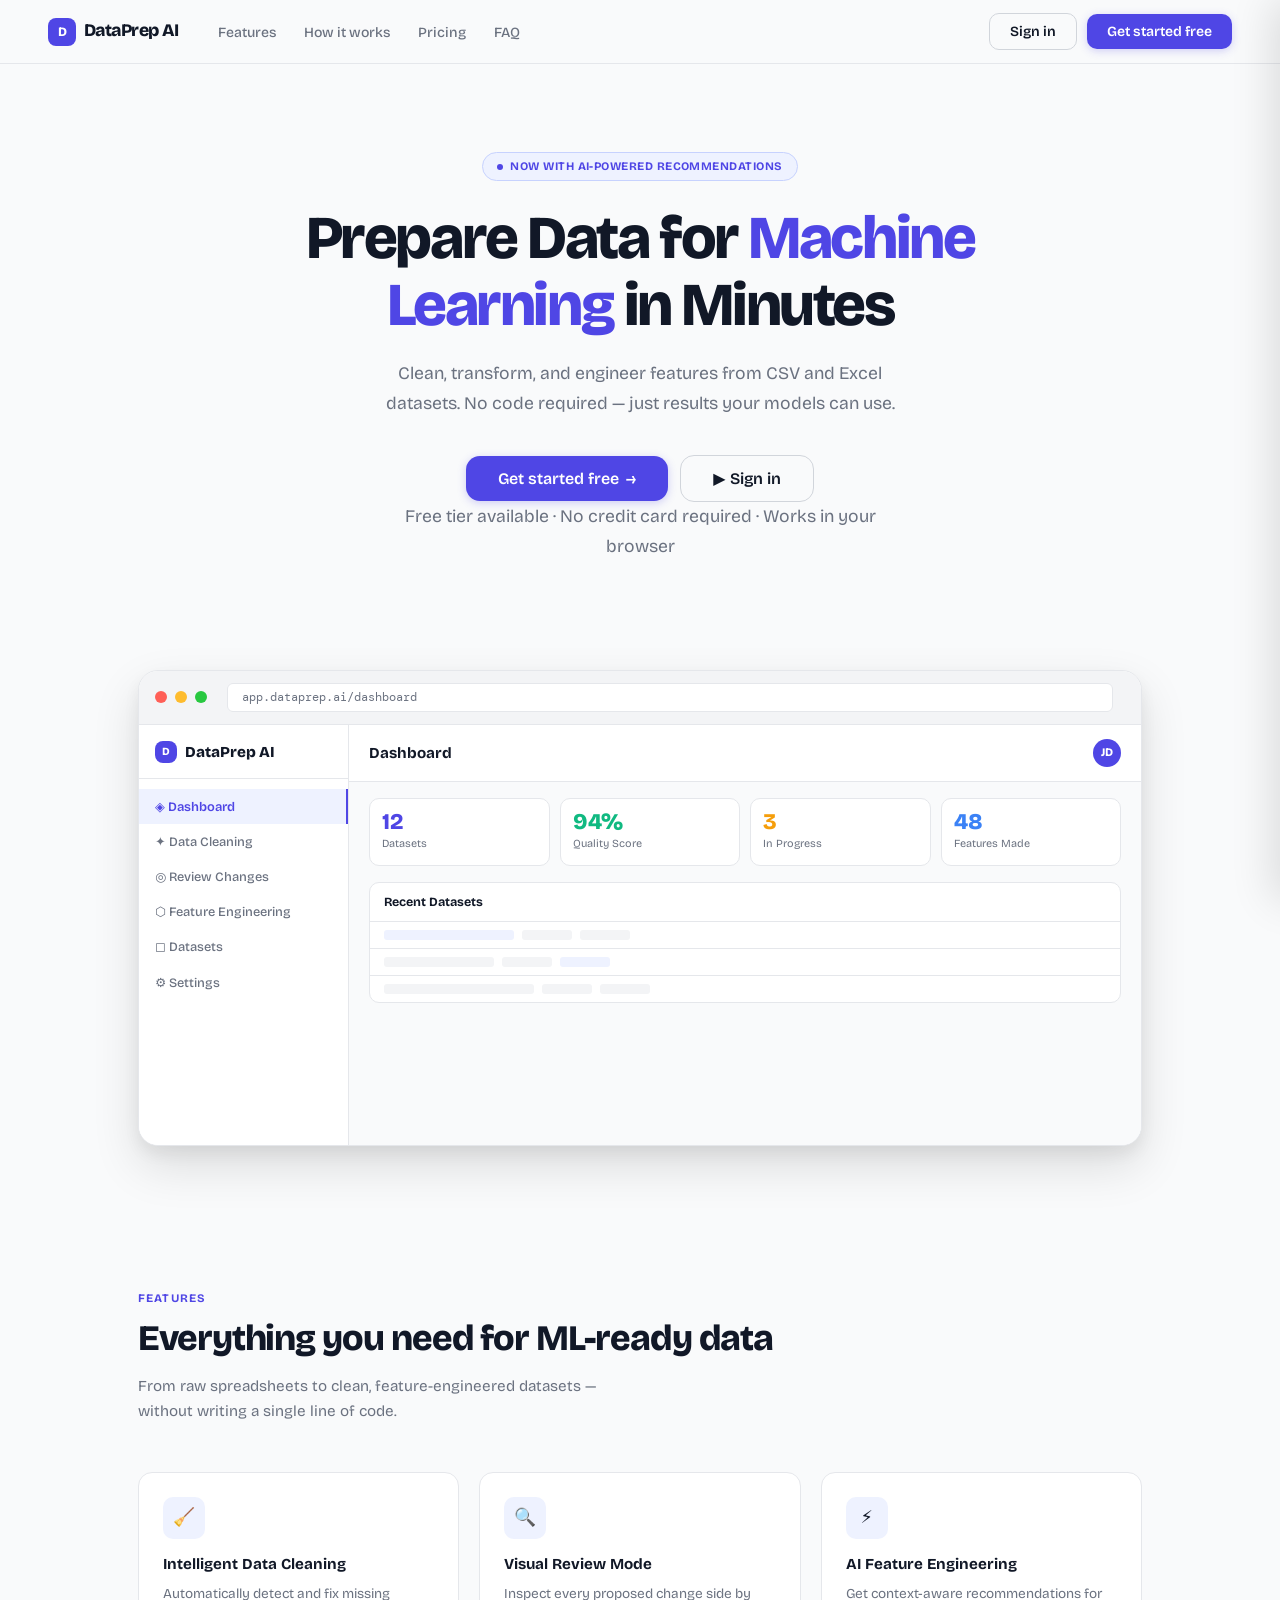
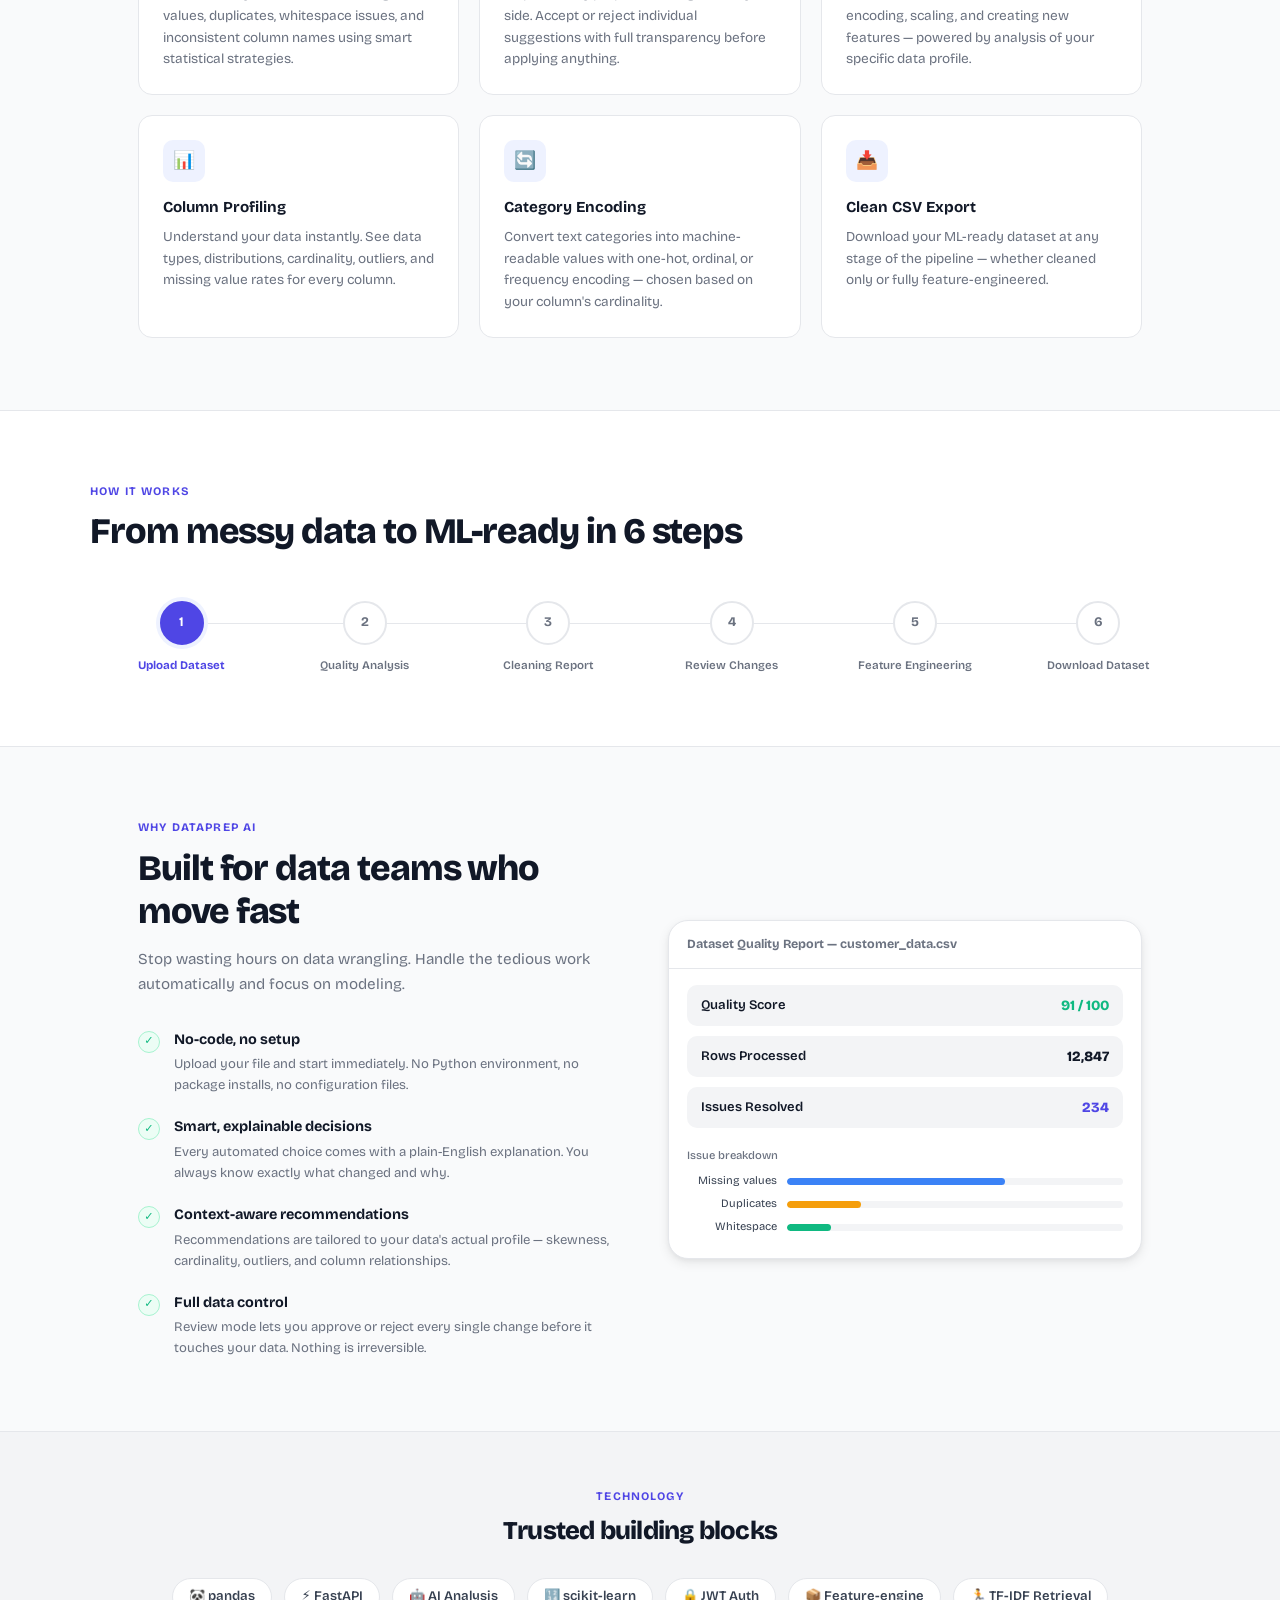
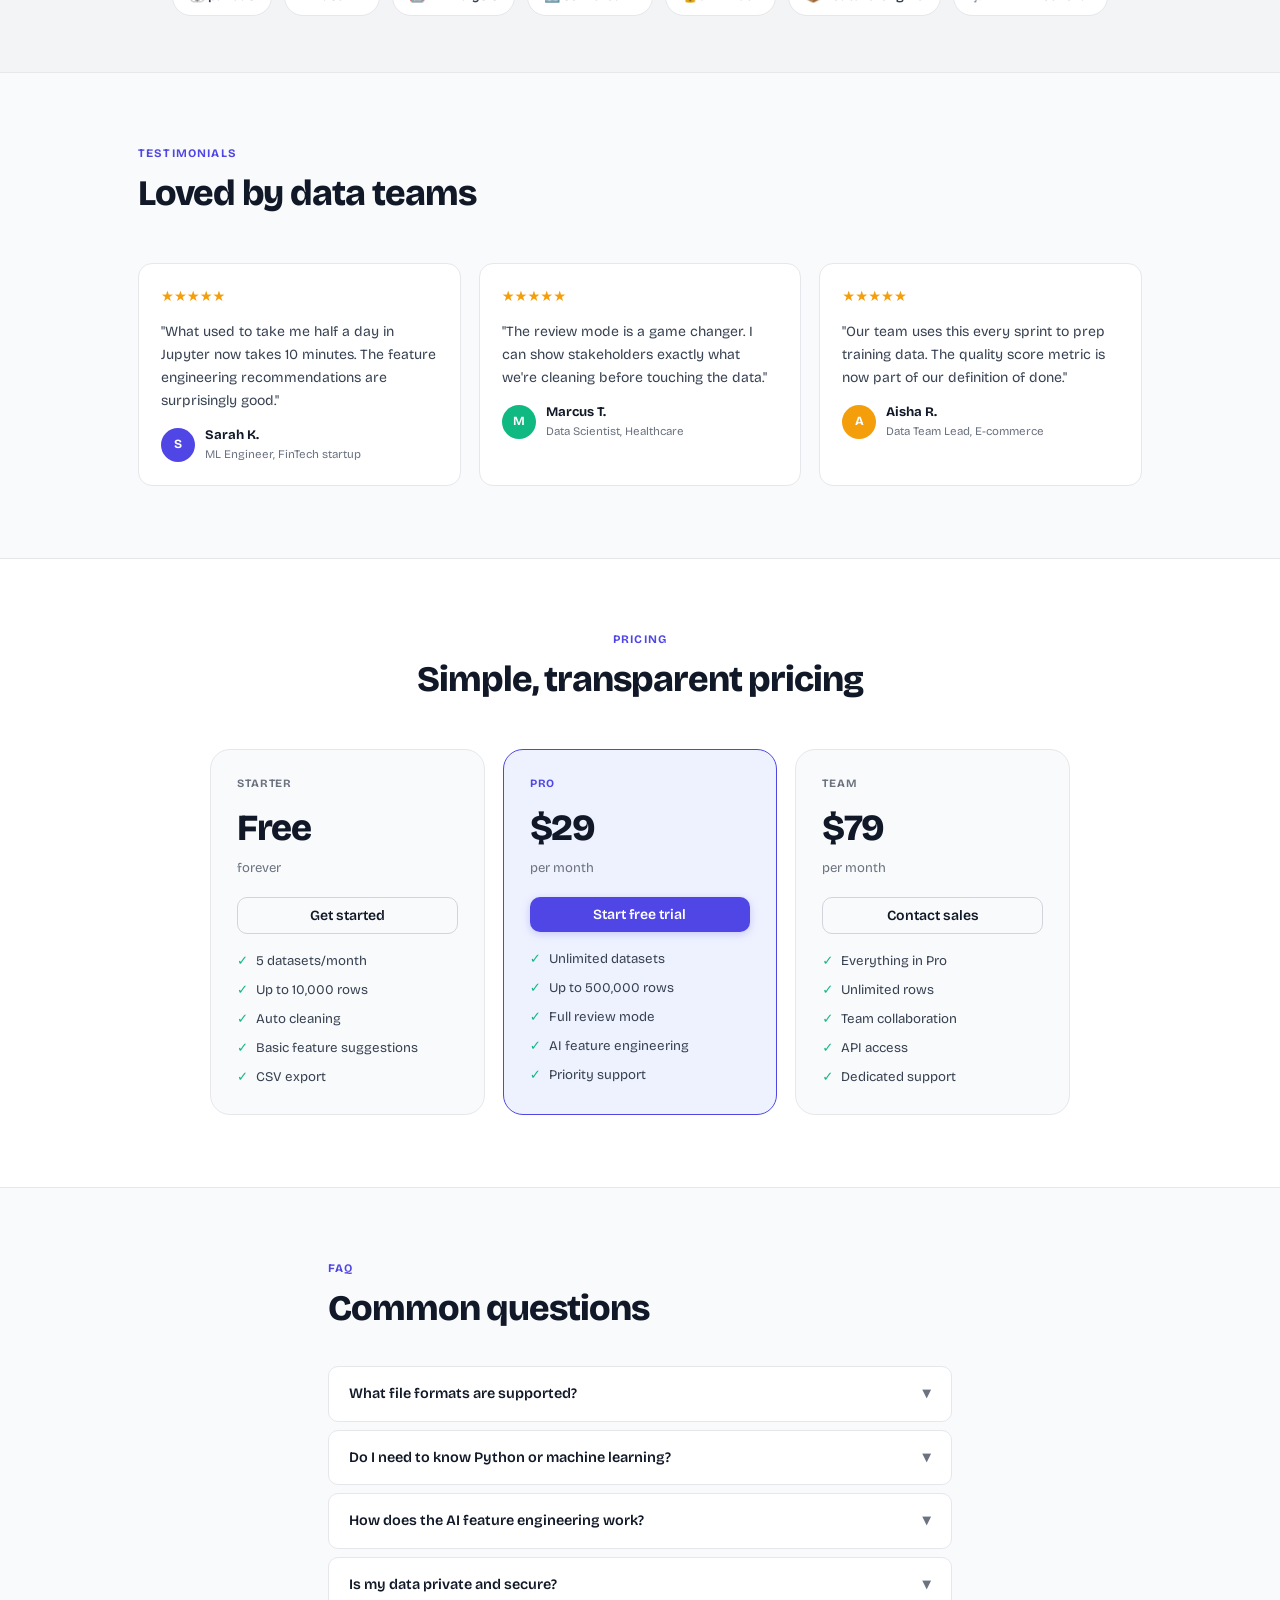
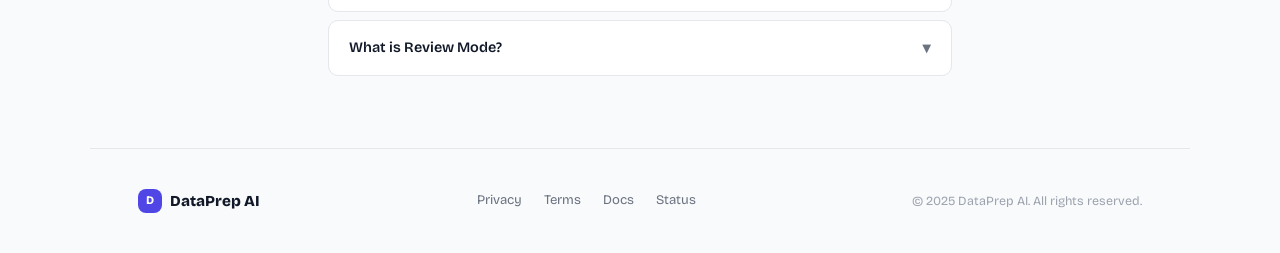
<file: index.html>
<!DOCTYPE html>
<html lang="en">
<head>
<meta charset="UTF-8"/>
<meta name="viewport" content="width=device-width,initial-scale=1.0"/>
<title>DataPrep AI — ML Data Preparation</title>
<style>
/* ================================================================
   DataPrep AI — Premium Design System
   style.css
================================================================ */

@import url('https://fonts.googleapis.com/css2?family=Bricolage+Grotesque:opsz,wght@12..96,300;400;500;600;700;800&family=DM+Mono:ital,wght@0,300;0,400;0,500;1,400&display=swap');

*, *::before, *::after { box-sizing: border-box; margin: 0; padding: 0; }

:root {
  --bg:        #f9fafb;
  --surface:   #ffffff;
  --surface-2: #f3f4f6;
  --surface-3: #e9eaec;
  --border:    #e5e7eb;
  --border-2:  #d1d5db;

  --accent:       #4f46e5;
  --accent-h:     #4338ca;
  --accent-light: #eef2ff;
  --accent-mid:   #c7d2fe;

  --success:    #10b981;
  --success-bg: #ecfdf5;
  --success-bd: #a7f3d0;
  --warn:       #f59e0b;
  --warn-bg:    #fffbeb;
  --warn-bd:    #fde68a;
  --danger:     #ef4444;
  --danger-bg:  #fef2f2;
  --danger-bd:  #fecaca;
  --info:       #3b82f6;
  --info-bg:    #eff6ff;
  --info-bd:    #bfdbfe;
  --purple:     #8b5cf6;
  --purple-bg:  #f5f3ff;
  --purple-bd:  #ddd6fe;

  --text:   #111827;
  --text-2: #374151;
  --muted:  #6b7280;
  --muted-2:#9ca3af;
  --muted-3:#d1d5db;

  --display: 'Bricolage Grotesque', system-ui, sans-serif;
  --mono:    'DM Mono', 'Courier New', monospace;

  --r-sm: 6px;
  --r-md: 10px;
  --r-lg: 14px;
  --r-xl: 20px;

  --shadow-sm: 0 1px 3px rgba(0,0,0,.06), 0 1px 2px rgba(0,0,0,.04);
  --shadow-md: 0 4px 12px rgba(0,0,0,.08), 0 2px 4px rgba(0,0,0,.04);
  --shadow-lg: 0 20px 48px rgba(0,0,0,.12), 0 8px 16px rgba(0,0,0,.06);
}

html { scroll-behavior: smooth; }
body {
  background: var(--bg);
  color: var(--text);
  font-family: var(--display);
  line-height: 1.5;
  min-height: 100vh;
}

/* ── SHARED UTILITIES ──────────────────────────────────────────── */
.hidden { display: none !important; }

/* ================================================================
   LANDING PAGE
================================================================ */
#landingPage { display: block; }

/* Top Nav */
.lp-nav {
  position: sticky; top: 0; z-index: 100;
  background: rgba(249,250,251,0.92);
  backdrop-filter: blur(14px);
  border-bottom: 1px solid var(--border);
  height: 64px;
  display: flex; align-items: center;
  padding: 0 48px;
  gap: 40px;
}
.lp-nav-logo {
  font-size: 1.1rem; font-weight: 800; letter-spacing: -0.03em;
  color: var(--text); display: flex; align-items: center; gap: 8px;
  text-decoration: none; white-space: nowrap;
}
.logo-mark {
  width: 28px; height: 28px; border-radius: 8px;
  background: var(--accent); display: flex; align-items: center;
  justify-content: center; color: #fff; font-size: .8rem; font-weight: 800;
}
.lp-nav-links {
  display: flex; align-items: center; gap: 28px;
  list-style: none; flex: 1;
}
.lp-nav-links a {
  font-size: .875rem; font-weight: 500; color: var(--muted);
  text-decoration: none; transition: color .15s;
}
.lp-nav-links a:hover { color: var(--text); }
.lp-nav-actions { display: flex; gap: 10px; align-items: center; margin-left: auto; }

/* Buttons */
.btn {
  display: inline-flex; align-items: center; justify-content: center;
  gap: 7px; padding: 9px 20px;
  font-family: var(--display); font-size: .875rem; font-weight: 600;
  border-radius: var(--r-md); cursor: pointer;
  transition: all .15s; text-decoration: none; border: none;
  white-space: nowrap;
}
.btn-ghost {
  background: none; color: var(--text);
  border: 1.5px solid var(--border-2);
}
.btn-ghost:hover { border-color: var(--accent); color: var(--accent); }
.btn-primary {
  background: var(--accent); color: #fff;
  box-shadow: 0 2px 8px rgba(79,70,229,.25);
}
.btn-primary:hover { background: var(--accent-h); transform: translateY(-1px); box-shadow: 0 4px 16px rgba(79,70,229,.35); }
.btn-primary:active { transform: none; }
.btn-primary:disabled { background: var(--muted-3); box-shadow: none; transform: none; cursor: not-allowed; }
.btn-secondary {
  background: var(--surface); color: var(--text);
  border: 1.5px solid var(--border-2);
}
.btn-secondary:hover { border-color: var(--accent); color: var(--accent); background: var(--accent-light); }
.btn-success { background: var(--success); color: #fff; }
.btn-success:hover { background: #059669; transform: translateY(-1px); }
.btn-lg { padding: 13px 32px; font-size: 1rem; border-radius: var(--r-lg); }
.btn-full { width: 100%; justify-content: center; }
.btn-icon {
  width: 36px; height: 36px; padding: 0; border-radius: var(--r-md);
  background: none; color: var(--muted);
  border: 1px solid var(--border);
}
.btn-icon:hover { background: var(--surface-2); color: var(--text); }

/* Hero */
.lp-hero {
  text-align: center;
  padding: 88px 48px 72px;
  max-width: 860px;
  margin: 0 auto;
}
.hero-badge {
  display: inline-flex; align-items: center; gap: 7px;
  background: var(--accent-light); border: 1px solid var(--accent-mid);
  border-radius: 99px; padding: 5px 14px;
  font-size: .72rem; font-weight: 700; color: var(--accent);
  letter-spacing: .04em; text-transform: uppercase;
  margin-bottom: 24px;
}
.badge-pulse {
  width: 6px; height: 6px; border-radius: 50%; background: var(--accent);
  animation: badge-pulse 2s ease-in-out infinite;
}
@keyframes badge-pulse { 0%,100%{opacity:1;transform:scale(1)} 50%{opacity:.5;transform:scale(.7)} }

.lp-hero h1 {
  font-size: clamp(2.4rem, 5.5vw, 3.8rem);
  font-weight: 800; letter-spacing: -0.04em;
  line-height: 1.1; color: var(--text);
  margin-bottom: 20px;
}
.lp-hero h1 em { font-style: normal; color: var(--accent); }
.lp-hero p {
  font-size: 1.1rem; color: var(--muted); line-height: 1.7;
  max-width: 540px; margin: 0 auto 36px;
}
.hero-actions {
  display: flex; align-items: center; justify-content: center;
  gap: 12px; flex-wrap: wrap;
}
.hero-note {
  margin-top: 18px; font-size: .78rem; color: var(--muted-2);
}

/* Product screenshot mock */
.lp-screenshot-wrap {
  max-width: 1100px; margin: 0 auto 72px;
  padding: 0 48px;
}
.lp-screenshot {
  border: 1px solid var(--border);
  border-radius: var(--r-xl);
  overflow: hidden;
  box-shadow: var(--shadow-lg);
  background: var(--surface);
}
.screenshot-chrome {
  background: var(--surface-2);
  border-bottom: 1px solid var(--border);
  padding: 12px 16px;
  display: flex; align-items: center; gap: 8px;
}
.sc-dot { width: 12px; height: 12px; border-radius: 50%; }
.sc-dot:nth-child(1){background:#ff5f57}
.sc-dot:nth-child(2){background:#febc2e}
.sc-dot:nth-child(3){background:#28c840}
.sc-url {
  flex: 1; background: #fff; border: 1px solid var(--border);
  border-radius: 6px; padding: 5px 14px; margin: 0 12px;
  font-family: var(--mono); font-size: .72rem; color: var(--muted);
}
.sc-body { display: flex; height: 420px; }
.sc-sidebar {
  width: 210px; background: #fff; border-right: 1px solid var(--border);
  padding: 16px 0; flex-shrink: 0;
}
.sc-sidebar-logo {
  padding: 0 16px 14px; font-weight: 800; font-size: .95rem;
  display: flex; align-items: center; gap: 8px;
  border-bottom: 1px solid var(--border); margin-bottom: 10px;
}
.sc-nav-item {
  padding: 8px 16px; font-size: .8rem; font-weight: 500;
  color: var(--muted); display: flex; align-items: center; gap: 9px;
}
.sc-nav-item.active {
  color: var(--accent); background: var(--accent-light);
  font-weight: 600; border-right: 2px solid var(--accent);
}
.sc-main { flex: 1; background: var(--bg); overflow: hidden; }
.sc-topbar {
  padding: 14px 20px; border-bottom: 1px solid var(--border);
  background: #fff; display: flex; align-items: center; justify-content: space-between;
  font-weight: 700; font-size: .95rem;
}
.sc-stats { display: grid; grid-template-columns: repeat(4,1fr); gap: 10px; padding: 16px 20px; }
.sc-stat {
  background: #fff; border: 1px solid var(--border);
  border-radius: var(--r-md); padding: 12px;
}
.sc-stat .n { font-size: 1.4rem; font-weight: 800; line-height: 1; margin-bottom: 3px; }
.sc-stat .l { font-size: .68rem; color: var(--muted); }
.sc-table { margin: 0 20px; background: #fff; border: 1px solid var(--border); border-radius: var(--r-md); overflow: hidden; }
.sc-table-head { padding: 10px 14px; border-bottom: 1px solid var(--border); font-size: .78rem; font-weight: 700; }
.sc-row { padding: 8px 14px; display: flex; gap: 8px; border-bottom: 1px solid var(--border); }
.sc-row:last-child { border-bottom: none; }
.sc-cell { flex: 1; height: 10px; border-radius: 3px; background: var(--surface-2); }
.sc-cell.a { background: var(--accent-light); }
.sc-cell.sm { max-width: 50px; }

/* Features section */
.lp-section {
  padding: 72px 48px;
  max-width: 1100px;
  margin: 0 auto;
}
.section-kicker {
  font-size: .72rem; font-weight: 700; color: var(--accent);
  letter-spacing: .1em; text-transform: uppercase; margin-bottom: 10px;
}
.section-title {
  font-size: clamp(1.7rem, 2.8vw, 2.3rem);
  font-weight: 800; letter-spacing: -0.03em;
  line-height: 1.2; margin-bottom: 14px;
}
.section-sub {
  font-size: .95rem; color: var(--muted);
  max-width: 500px; line-height: 1.65; margin-bottom: 48px;
}
.features-grid {
  display: grid;
  grid-template-columns: repeat(3, 1fr);
  gap: 20px;
}
.feature-card {
  background: var(--surface); border: 1px solid var(--border);
  border-radius: var(--r-lg); padding: 24px;
  transition: all .2s;
}
.feature-card:hover { border-color: var(--accent-mid); box-shadow: var(--shadow-md); transform: translateY(-2px); }
.feature-icon {
  width: 42px; height: 42px; border-radius: var(--r-md);
  background: var(--accent-light); display: flex; align-items: center;
  justify-content: center; font-size: 1.1rem; margin-bottom: 14px;
}
.feature-card h3 { font-size: .95rem; font-weight: 700; margin-bottom: 7px; }
.feature-card p { font-size: .85rem; color: var(--muted); line-height: 1.6; }

/* Workflow section */
.lp-workflow {
  background: var(--surface);
  border-top: 1px solid var(--border);
  border-bottom: 1px solid var(--border);
  padding: 72px 48px;
}
.workflow-inner { max-width: 1100px; margin: 0 auto; }
.workflow-steps {
  display: grid; grid-template-columns: repeat(6,1fr);
  gap: 0; margin-top: 48px; position: relative;
}
.workflow-steps::before {
  content: ''; position: absolute; top: 22px;
  left: 8%; right: 8%; height: 1px;
  background: var(--border); z-index: 0;
}
.wf-step { text-align: center; position: relative; z-index: 1; }
.wf-num {
  width: 44px; height: 44px; border-radius: 50%;
  background: var(--surface); border: 2px solid var(--border);
  display: flex; align-items: center; justify-content: center;
  margin: 0 auto 12px; font-size: .82rem; font-weight: 700;
  color: var(--muted); transition: all .2s;
}
.wf-step:nth-child(1) .wf-num { background: var(--accent); border-color: var(--accent); color: #fff; box-shadow: 0 0 0 4px var(--accent-light); }
.wf-label { font-size: .72rem; font-weight: 600; color: var(--muted); }
.wf-step:nth-child(1) .wf-label { color: var(--accent); font-weight: 700; }

/* Benefits */
.benefits-grid { display: grid; grid-template-columns: 1fr 1fr; gap: 56px; align-items: center; }
.benefit-list { display: flex; flex-direction: column; gap: 20px; }
.benefit-item { display: flex; gap: 14px; align-items: flex-start; }
.benefit-check {
  width: 22px; height: 22px; border-radius: 50%;
  background: var(--success-bg); border: 1px solid var(--success-bd);
  display: flex; align-items: center; justify-content: center;
  font-size: .7rem; color: var(--success); flex-shrink: 0; margin-top: 2px;
}
.benefit-item h4 { font-size: .9rem; font-weight: 700; margin-bottom: 4px; }
.benefit-item p { font-size: .82rem; color: var(--muted); line-height: 1.6; }
.benefit-visual {
  background: var(--surface); border: 1px solid var(--border);
  border-radius: var(--r-xl); overflow: hidden; box-shadow: var(--shadow-md);
}
.bv-hd { padding: 14px 18px; border-bottom: 1px solid var(--border); font-size: .78rem; font-weight: 700; color: var(--muted); }
.bv-body { padding: 16px 18px; display: flex; flex-direction: column; gap: 10px; }
.bv-row { display: flex; align-items: center; justify-content: space-between; padding: 10px 14px; background: var(--surface-2); border-radius: var(--r-md); }
.bv-row .label { font-size: .82rem; font-weight: 600; }
.bv-row .val { font-size: .88rem; font-weight: 800; }
.bv-bars { padding: 4px 18px 16px; }
.bv-bar-label { font-size: .7rem; color: var(--muted); margin-bottom: 8px; font-weight: 500; }
.bv-bar-row { display: flex; align-items: center; gap: 10px; margin-bottom: 6px; }
.bv-bar-name { font-size: .7rem; width: 90px; color: var(--text-2); text-align: right; }
.bv-bar-track { flex: 1; height: 7px; background: var(--surface-2); border-radius: 4px; overflow: hidden; }
.bv-bar-fill { height: 100%; border-radius: 4px; }

/* Tech logos */
.lp-tech {
  padding: 56px 48px;
  background: var(--surface-2);
  border-top: 1px solid var(--border);
  border-bottom: 1px solid var(--border);
  text-align: center;
}
.tech-inner { max-width: 1100px; margin: 0 auto; }
.tech-chips { display: flex; flex-wrap: wrap; justify-content: center; gap: 12px; margin-top: 32px; }
.tech-chip {
  display: flex; align-items: center; gap: 7px;
  background: var(--surface); border: 1px solid var(--border);
  border-radius: 99px; padding: 8px 16px;
  font-size: .82rem; font-weight: 600; color: var(--text-2);
  transition: all .15s;
}
.tech-chip:hover { border-color: var(--accent-mid); transform: translateY(-1px); }

/* Testimonials */
.testimonials-grid { display: grid; grid-template-columns: repeat(3,1fr); gap: 18px; margin-top: 48px; }
.testimonial {
  background: var(--surface); border: 1px solid var(--border);
  border-radius: var(--r-lg); padding: 22px;
}
.t-stars { color: #f59e0b; margin-bottom: 12px; font-size: .9rem; }
.t-text { font-size: .875rem; color: var(--text-2); line-height: 1.65; margin-bottom: 14px; }
.t-author { display: flex; align-items: center; gap: 10px; }
.t-avatar { width: 34px; height: 34px; border-radius: 50%; display: flex; align-items: center; justify-content: center; font-size: .78rem; font-weight: 700; color: #fff; }
.t-name { font-size: .82rem; font-weight: 700; }
.t-role { font-size: .72rem; color: var(--muted); }

/* Pricing */
.lp-pricing {
  background: var(--surface);
  border-top: 1px solid var(--border);
  border-bottom: 1px solid var(--border);
  padding: 72px 48px;
}
.pricing-inner { max-width: 860px; margin: 0 auto; text-align: center; }
.pricing-grid { display: grid; grid-template-columns: repeat(3,1fr); gap: 18px; margin-top: 48px; }
.pricing-card {
  background: var(--bg); border: 1.5px solid var(--border);
  border-radius: var(--r-xl); padding: 26px; text-align: left;
}
.pricing-card.featured {
  border-color: var(--accent);
  background: var(--accent-light);
}
.pricing-tier { font-size: .7rem; font-weight: 700; color: var(--muted); letter-spacing: .08em; text-transform: uppercase; margin-bottom: 8px; }
.pricing-card.featured .pricing-tier { color: var(--accent); }
.pricing-price { font-size: 2.3rem; font-weight: 800; letter-spacing: -0.04em; margin-bottom: 3px; }
.pricing-per { font-size: .82rem; color: var(--muted); margin-bottom: 18px; }
.pricing-features { list-style: none; margin-top: 18px; display: flex; flex-direction: column; gap: 9px; }
.pricing-features li { font-size: .83rem; color: var(--text-2); display: flex; gap: 8px; }
.pricing-features li::before { content: '✓'; color: var(--success); font-weight: 700; flex-shrink: 0; }

/* FAQ */
.lp-faq { padding: 72px 48px; max-width: 720px; margin: 0 auto; }
.faq-list { margin-top: 36px; display: flex; flex-direction: column; gap: 8px; }
.faq-item {
  border: 1px solid var(--border); border-radius: var(--r-md);
  overflow: hidden; background: var(--surface);
}
.faq-q {
  padding: 16px 20px; font-size: .9rem; font-weight: 600;
  cursor: pointer; display: flex; align-items: center;
  justify-content: space-between; transition: background .15s;
}
.faq-q:hover { background: var(--surface-2); }
.faq-arrow { font-size: .72rem; color: var(--muted); transition: transform .2s; }
.faq-item.open .faq-arrow { transform: rotate(180deg); }
.faq-a {
  display: none; padding: 0 20px 16px;
  font-size: .875rem; color: var(--muted); line-height: 1.65;
}
.faq-item.open .faq-a { display: block; }

/* Footer */
.lp-footer {
  padding: 40px 48px; border-top: 1px solid var(--border);
  max-width: 1100px; margin: 0 auto;
  display: flex; align-items: center; justify-content: space-between; flex-wrap: wrap; gap: 16px;
}
.lp-footer .logo { font-weight: 800; font-size: .95rem; display: flex; align-items: center; gap: 8px; }
.footer-links { display: flex; gap: 22px; }
.footer-links a { font-size: .82rem; color: var(--muted); text-decoration: none; transition: color .15s; }
.footer-links a:hover { color: var(--text); }
.footer-copy { font-size: .78rem; color: var(--muted-2); }

/* ================================================================
   AUTH MODAL
================================================================ */
#authModal {
  display: none; position: fixed; inset: 0; z-index: 1000;
  align-items: center; justify-content: center; padding: 20px;
}
#authModal.visible { display: flex; }
.auth-backdrop {
  position: absolute; inset: 0;
  background: rgba(0,0,0,.45); backdrop-filter: blur(5px);
}
.auth-panel {
  position: relative; z-index: 1;
  background: var(--surface); border: 1px solid var(--border);
  border-radius: var(--r-xl); width: 100%; max-width: 420px;
  box-shadow: var(--shadow-lg); overflow: hidden;
}
.auth-panel-top {
  padding: 26px 28px 0;
}
.auth-logo-row {
  font-size: 1rem; font-weight: 800; display: flex; align-items: center; gap: 8px; margin-bottom: 18px;
}
.auth-tabs {
  display: flex; border-bottom: 1px solid var(--border);
}
.auth-tab-btn {
  flex: 1; padding: 11px; font-family: var(--display); font-size: .85rem;
  font-weight: 600; border: none; background: none; color: var(--muted);
  cursor: pointer; transition: all .15s;
  border-bottom: 2px solid transparent; margin-bottom: -1px;
}
.auth-tab-btn.active { color: var(--accent); border-bottom-color: var(--accent); }
.auth-panel-body { padding: 22px 28px 28px; }
.auth-form-wrap { display: flex; flex-direction: column; gap: 14px; }
.auth-field { display: flex; flex-direction: column; gap: 6px; }
.auth-field label { font-size: .78rem; font-weight: 600; color: var(--text-2); }
.auth-input {
  background: var(--bg); border: 1.5px solid var(--border);
  border-radius: var(--r-md); padding: 10px 14px;
  color: var(--text); font-family: var(--display); font-size: .88rem;
  outline: none; transition: border-color .15s; width: 100%;
}
.auth-input:focus { border-color: var(--accent); background: #fff; }
.auth-input::placeholder { color: var(--muted-3); }
.pw-meter { height: 3px; border-radius: 2px; background: var(--border); overflow: hidden; margin-top: 5px; }
.pw-meter-fill { height: 100%; border-radius: 2px; width: 0; transition: width .25s, background .25s; }
.auth-error-msg {
  padding: 10px 14px; background: var(--danger-bg);
  border: 1px solid var(--danger-bd); border-radius: var(--r-md);
  font-size: .82rem; color: var(--danger); display: none;
}
.auth-error-msg.visible { display: block; }
.auth-submit-btn {
  width: 100%; padding: 11px; font-family: var(--display); font-size: .92rem;
  font-weight: 700; color: #fff; background: var(--accent); border: none;
  border-radius: var(--r-md); cursor: pointer; transition: all .15s;
  box-shadow: 0 2px 8px rgba(79,70,229,.25); margin-top: 2px;
}
.auth-submit-btn:hover { background: var(--accent-h); transform: translateY(-1px); }
.auth-submit-btn:disabled { background: var(--muted-3); box-shadow: none; transform: none; cursor: not-allowed; }
.auth-close-btn {
  position: absolute; top: 14px; right: 14px;
  background: none; border: 1px solid var(--border); border-radius: var(--r-sm);
  color: var(--muted); cursor: pointer; padding: 5px 10px; font-size: .82rem;
}
.auth-close-btn:hover { color: var(--text); border-color: var(--text); }

/* ================================================================
   APP SHELL — SIDEBAR LAYOUT
================================================================ */
#appScreen { display: none; min-height: 100vh; }
#appScreen.visible { display: flex; }

/* Sidebar */
.app-sidebar {
  width: 236px; flex-shrink: 0;
  background: var(--surface); border-right: 1px solid var(--border);
  display: flex; flex-direction: column;
  position: fixed; left: 0; top: 0; bottom: 0; z-index: 50;
  overflow: hidden;
}
.sidebar-logo {
  padding: 18px 16px 14px;
  border-bottom: 1px solid var(--border);
  display: flex; align-items: center; gap: 10px;
}
.sidebar-logo-text { font-size: .98rem; font-weight: 800; letter-spacing: -0.03em; }
.sidebar-nav { flex: 1; padding: 10px 8px; overflow-y: auto; }
.nav-section-label {
  padding: 8px 12px 4px;
  font-size: .65rem; font-weight: 700; color: var(--muted-2);
  letter-spacing: .1em; text-transform: uppercase;
}
.nav-item {
  display: flex; align-items: center; gap: 9px;
  padding: 9px 12px; border-radius: var(--r-md);
  font-size: .85rem; font-weight: 500; color: var(--muted);
  cursor: pointer; transition: all .15s;
  border: none; background: none; width: 100%; text-align: left;
  font-family: var(--display);
}
.nav-item:hover { background: var(--surface-2); color: var(--text); }
.nav-item.active { background: var(--accent-light); color: var(--accent); font-weight: 600; }
.nav-icon { font-size: .95rem; width: 20px; text-align: center; flex-shrink: 0; }
.sidebar-footer { padding: 12px; border-top: 1px solid var(--border); }
.user-tile {
  display: flex; align-items: center; gap: 10px;
  padding: 9px 10px; border-radius: var(--r-md);
  cursor: pointer; transition: background .15s;
}
.user-tile:hover { background: var(--surface-2); }
.user-avatar {
  width: 30px; height: 30px; border-radius: 50%;
  background: var(--accent); color: #fff;
  display: flex; align-items: center; justify-content: center;
  font-size: .78rem; font-weight: 700; flex-shrink: 0;
}
.user-name { font-size: .82rem; font-weight: 600; flex: 1; overflow: hidden; text-overflow: ellipsis; white-space: nowrap; }
.logout-hint { font-size: .8rem; color: var(--muted-2); }
.user-tile:hover .logout-hint { color: var(--danger); }

/* Main area */
.app-main { margin-left: 236px; flex: 1; display: flex; flex-direction: column; min-height: 100vh; }
.app-topbar {
  padding: 0 28px; height: 58px;
  background: var(--surface); border-bottom: 1px solid var(--border);
  display: flex; align-items: center; justify-content: space-between;
  position: sticky; top: 0; z-index: 40;
}
.topbar-left { display: flex; align-items: center; gap: 12px; }
.topbar-title { font-size: .95rem; font-weight: 700; }
.topbar-right { display: flex; align-items: center; gap: 8px; }
.topbar-search {
  display: flex; align-items: center; gap: 7px;
  background: var(--surface-2); border: 1px solid var(--border);
  border-radius: var(--r-md); padding: 7px 12px; cursor: text;
  font-size: .8rem; color: var(--muted);
}
.topbar-search input {
  background: none; border: none; outline: none;
  font-family: var(--display); font-size: .8rem; color: var(--text);
  width: 170px;
}
.topbar-search input::placeholder { color: var(--muted-2); }
.app-content { padding: 28px 32px; flex: 1; }

/* ── PANELS ────────────────────────────────────────────────── */
.panel { display: none; animation: fadeIn .2s ease; }
.panel.active { display: block; }
@keyframes fadeIn { from{opacity:0;transform:translateY(6px)} to{opacity:1;transform:none} }

.page-header { margin-bottom: 28px; }
.page-header h1 { font-size: 1.65rem; font-weight: 800; letter-spacing: -0.03em; }
.page-header p { font-size: .88rem; color: var(--muted); margin-top: 5px; }

/* Empty state */
.empty-state {
  display: flex; flex-direction: column; align-items: center;
  text-align: center; padding: 64px 32px;
}
.empty-icon { font-size: 3rem; margin-bottom: 18px; }
.empty-state h2 { font-size: 1.3rem; font-weight: 800; letter-spacing: -0.02em; margin-bottom: 9px; }
.empty-state p { font-size: .88rem; color: var(--muted); max-width: 380px; line-height: 1.6; margin-bottom: 24px; }

/* ── MODE TABS ─────────────────────────────────────────────── */
.mode-tabs {
  display: inline-flex; background: var(--surface-2);
  border: 1px solid var(--border); border-radius: var(--r-md); overflow: hidden;
  margin-bottom: 20px;
}
.mode-tab {
  padding: 8px 18px; font-family: var(--display); font-size: .82rem;
  font-weight: 600; border: none; background: none; color: var(--muted);
  cursor: pointer; transition: all .15s; white-space: nowrap;
}
.mode-tab.active { background: var(--accent); color: #fff; }
.mode-tab:not(.active):hover { color: var(--text); background: var(--surface-3); }
.mode-desc { font-size: .78rem; color: var(--muted); margin-bottom: 20px; margin-top: -12px; }

/* ── UPLOAD ZONE ───────────────────────────────────────────── */
.upload-card {
  background: var(--surface); border: 1px solid var(--border);
  border-radius: var(--r-lg); overflow: hidden; margin-bottom: 20px;
}
.upload-card-header {
  padding: 12px 20px; border-bottom: 1px solid var(--border);
  display: flex; align-items: center; gap: 8px;
  font-size: .72rem; font-weight: 700; color: var(--muted);
  letter-spacing: .06em; text-transform: uppercase;
}
.upload-card-header .dot {
  width: 7px; height: 7px; border-radius: 50%; background: var(--accent);
}
.upload-card-body { padding: 22px; }

#dropzone {
  border: 2px dashed var(--border-2); border-radius: var(--r-lg);
  padding: 48px 24px; text-align: center; cursor: pointer;
  transition: all .2s; background: var(--bg);
}
#dropzone:hover, #dropzone.dragover {
  border-color: var(--accent); background: var(--accent-light);
}
.dz-icon { font-size: 2.4rem; margin-bottom: 14px; display: block; }
#dropzone h3 { font-size: 1rem; font-weight: 700; margin-bottom: 7px; }
#dropzone p { font-size: .85rem; color: var(--muted); margin-bottom: 16px; }
.browse-link {
  color: var(--accent); font-weight: 700; cursor: pointer;
  text-decoration: underline; text-underline-offset: 3px;
}
.upload-formats { display: flex; justify-content: center; gap: 7px; }
.fmt-chip {
  padding: 3px 9px; background: var(--surface-2); border: 1px solid var(--border);
  border-radius: 99px; font-size: .72rem; font-weight: 600;
  color: var(--muted-2); font-family: var(--mono);
}

#filePill {
  display: none; background: var(--accent-light);
  border: 1px solid var(--accent-mid); border-radius: var(--r-md);
  padding: 11px 14px; align-items: center; gap: 11px; margin-top: 14px;
}
#filePill.show { display: flex; }
.fp-icon { font-size: 1.1rem; }
.fp-info { flex: 1; }
.fp-name { font-size: .875rem; font-weight: 700; color: var(--accent); }
.fp-size { font-size: .72rem; color: var(--muted); }
#removeFile {
  background: none; border: none; color: var(--muted);
  cursor: pointer; font-size: .95rem; padding: 4px; border-radius: 4px;
}
#removeFile:hover { color: var(--danger); background: var(--danger-bg); }

/* Action button */
#actionBtn {
  width: 100%; margin-top: 18px; padding: 13px;
  font-family: var(--display); font-size: .92rem; font-weight: 700;
  color: #fff; background: var(--accent); border: none;
  border-radius: var(--r-md); cursor: pointer; transition: all .15s;
  box-shadow: 0 2px 8px rgba(79,70,229,.25);
}
#actionBtn:hover:not(:disabled) { background: var(--accent-h); transform: translateY(-1px); }
#actionBtn:disabled { background: var(--muted-3); box-shadow: none; transform: none; cursor: not-allowed; }

/* Error banner */
.error-banner {
  display: none; margin-top: 14px;
  padding: 10px 14px; background: var(--danger-bg);
  border: 1px solid var(--danger-bd); border-radius: var(--r-md);
  color: var(--danger); font-size: .82rem; line-height: 1.6;
}
.error-banner.visible { display: block; }

/* Spinner */
.spinner-wrap {
  display: none; flex-direction: column; align-items: center;
  gap: 12px; padding: 28px 0 6px;
}
.spinner-wrap.visible { display: flex; }
.spinner {
  width: 32px; height: 32px; border: 3px solid var(--border);
  border-top-color: var(--accent); border-radius: 50%;
  animation: spin .7s linear infinite;
}
@keyframes spin { to{ transform: rotate(360deg); } }
.spinner-label {
  font-size: .78rem; color: var(--muted);
  animation: pulse 1.4s ease-in-out infinite;
}
@keyframes pulse { 0%,100%{opacity:1} 50%{opacity:.4} }

/* ── CLEANING RESULTS ──────────────────────────────────────── */
#results { display: none; margin-top: 22px; }

/* Stats cards row */
.stats-row {
  display: grid; grid-template-columns: repeat(3, 1fr);
  gap: 12px; margin-bottom: 20px;
}
.stat-box {
  background: var(--surface); border: 1px solid var(--border);
  border-radius: var(--r-lg); padding: 18px; text-align: center;
}
.stat-box .num {
  font-size: 1.9rem; font-weight: 800; letter-spacing: -0.03em;
  color: var(--accent); line-height: 1; margin-bottom: 5px;
}
.stat-box .lbl { font-size: .72rem; color: var(--muted); font-weight: 500; }

/* Table wrapper */
.table-wrap {
  background: var(--surface); border: 1px solid var(--border);
  border-radius: var(--r-lg); overflow: hidden; margin-bottom: 14px;
}
.table-title {
  padding: 10px 16px; font-size: .7rem; font-weight: 700;
  color: var(--muted); letter-spacing: .06em; text-transform: uppercase;
  border-bottom: 1px solid var(--border);
}
table { width: 100%; border-collapse: collapse; font-size: .82rem; }
th {
  text-align: left; padding: 9px 14px; font-size: .7rem;
  font-weight: 700; color: var(--muted); letter-spacing: .04em;
  text-transform: uppercase; border-bottom: 1px solid var(--border);
  background: var(--surface-2);
}
td { padding: 9px 14px; border-bottom: 1px solid var(--border); color: var(--text-2); }
tr:last-child td { border-bottom: none; }
tr:hover td { background: var(--surface-2); }
td.mono-val { color: var(--accent); font-family: var(--mono); font-size: .8rem; }
td.method-val {
  color: var(--warn); font-size: .78rem; font-family: var(--mono);
}

/* Renamed columns */
.renamed-wrap {
  background: var(--surface); border: 1px solid var(--border);
  border-radius: var(--r-lg); overflow: hidden; margin-bottom: 14px;
}
.rename-list { padding: 10px 12px; display: flex; flex-wrap: wrap; gap: 6px; }
.rename-tag {
  display: inline-flex; align-items: center; gap: 6px;
  padding: 4px 10px; background: var(--success-bg);
  border: 1px solid var(--success-bd); border-radius: var(--r-md);
  font-size: .78rem;
}
.rename-tag .old { color: var(--muted-2); text-decoration: line-through; font-family: var(--mono); }
.rename-tag .new { color: var(--success); font-family: var(--mono); font-weight: 600; }

/* Text summary card */
.text-summary-card {
  background: var(--surface); border: 1px solid var(--border);
  border-radius: var(--r-lg); overflow: hidden; margin-bottom: 14px;
}
.text-summary-header {
  padding: 11px 16px; border-bottom: 1px solid var(--border);
  display: flex; align-items: center; justify-content: space-between;
  cursor: pointer; font-size: .78rem; font-weight: 700;
  color: var(--muted); letter-spacing: .04em; text-transform: uppercase;
  transition: background .15s;
}
.text-summary-header:hover { background: var(--surface-2); }
.text-summary-header-left { display: flex; align-items: center; gap: 8px; }
.text-summary-chevron { font-size: .7rem; color: var(--muted); transition: transform .2s; }
.text-summary-chevron.open { transform: rotate(0deg); }
.text-summary-chevron:not(.open) { transform: rotate(-90deg); }
.text-summary-body { padding: 14px 18px; display: none; }
.text-summary-body.open { display: block; }
.ts-line { display: flex; gap: 10px; font-size: .85rem; color: var(--text-2); line-height: 1.7; padding: 2px 0; }
.ts-icon { flex-shrink: 0; width: 20px; text-align: center; }
.ts-ok   { color: var(--success); font-weight: 600; }
.ts-warn { color: var(--warn);    font-weight: 600; }
.ts-info { color: var(--info);    font-weight: 600; }
.ts-verdict {
  margin-top: 10px; padding: 10px 14px;
  background: var(--success-bg); border: 1px solid var(--success-bd);
  border-radius: var(--r-md); font-size: .85rem; font-weight: 600;
  color: var(--success); line-height: 1.5;
}

/* AI summary card */
.ai-summary-card {
  background: linear-gradient(135deg, var(--accent-light), var(--purple-bg));
  border: 1px solid var(--accent-mid); border-radius: var(--r-lg);
  overflow: hidden; margin-bottom: 14px;
}
.ai-summary-header {
  padding: 11px 16px; border-bottom: 1px solid var(--accent-mid);
  display: flex; align-items: center; gap: 9px;
}
.ai-icon { font-size: 1rem; }
.ai-title { font-size: .75rem; font-weight: 700; color: var(--accent); letter-spacing: .05em; text-transform: uppercase; }
.ai-model-tag {
  font-size: .6rem; color: var(--muted); background: var(--surface);
  border: 1px solid var(--border); border-radius: 4px;
  padding: 2px 7px; margin-left: auto;
}
.ai-body { padding: 16px 18px; }
.ai-thinking {
  display: flex; align-items: center; gap: 9px;
  color: var(--muted); font-size: .82rem;
}
.ai-thinking-dots span {
  display: inline-block;
  animation: blink 1.2s infinite;
}
.ai-thinking-dots span:nth-child(2) { animation-delay: .2s; }
.ai-thinking-dots span:nth-child(3) { animation-delay: .4s; }
@keyframes blink { 0%,80%,100%{opacity:0} 40%{opacity:1} }
.ai-text {
  font-size: .875rem; line-height: 1.75; color: var(--text-2);
  white-space: pre-wrap; word-break: break-word;
}
.ai-text strong { color: var(--accent); }
.ai-cursor {
  display: inline-block; width: 2px; height: 1em;
  background: var(--accent); vertical-align: text-bottom;
  animation: blink-cursor .7s step-end infinite; margin-left: 1px;
}
@keyframes blink-cursor { 0%,100%{opacity:1} 50%{opacity:0} }
.ai-error { color: var(--danger); font-size: .82rem; }
.btn-regen {
  margin-top: 12px; padding: 7px 14px;
  background: var(--accent-light); border: 1px solid var(--accent-mid);
  border-radius: var(--r-md); color: var(--accent);
  font-family: var(--display); font-size: .72rem; font-weight: 700;
  cursor: pointer; transition: all .15s;
}
.btn-regen:hover { background: var(--accent-mid); }

/* Download / preview buttons */
.btn-outline, .btn-fe {
  width: 100%; padding: 11px; background: none;
  color: var(--accent); font-family: var(--display); font-size: .85rem;
  font-weight: 700; border: 1.5px solid var(--accent);
  border-radius: var(--r-md); cursor: pointer; transition: all .15s;
  display: flex; align-items: center; justify-content: center; gap: 8px;
  text-decoration: none; margin-top: 10px;
}
.btn-outline:hover { background: var(--accent); color: #fff; }
.btn-fe { margin-top: 8px; border-color: var(--purple); color: var(--purple); }
.btn-fe:hover { background: var(--purple); color: #fff; }

/* ── REVIEW PANEL ───────────────────────────────────────────── */
#reviewPanel { display: none; }
#reviewPanel.visible { display: flex; flex-direction: column; gap: 14px; }
.review-layout {
  display: grid; grid-template-columns: 1fr 340px; gap: 16px; align-items: start;
}

.sheet-card {
  background: var(--surface); border: 1px solid var(--border);
  border-radius: var(--r-lg); overflow: hidden;
}
.sheet-toolbar {
  padding: 10px 16px; border-bottom: 1px solid var(--border);
  display: flex; align-items: center; gap: 12px; flex-wrap: wrap;
}
.sheet-title { font-size: .82rem; font-weight: 700; flex: 1; color: var(--muted); }
.sheet-legend { display: flex; gap: 10px; flex-wrap: wrap; }
.legend-item { display: flex; align-items: center; gap: 5px; font-size: .68rem; color: var(--muted); }
.legend-dot { width: 10px; height: 10px; border-radius: 3px; }
.null-dot  { background: #bfdbfe; }
.ws-dot    { background: #fde68a; }
.dup-dot   { background: #fecaca; }
.rename-dot{ background: #a7f3d0; }

.sheet-scroll { overflow: auto; max-height: 500px; }
.sheet-table { border-collapse: collapse; font-size: .78rem; white-space: nowrap; }
.sheet-table th {
  position: sticky; top: 0; z-index: 2;
  background: var(--surface-2); padding: 8px 12px;
  text-align: left; font-size: .68rem; font-weight: 700;
  color: var(--muted); border-bottom: 2px solid var(--border);
  border-right: 1px solid var(--border);
}
.sheet-table th.has-change { color: var(--accent); }
.sheet-table td {
  padding: 6px 12px; border-bottom: 1px solid var(--border);
  border-right: 1px solid var(--border-2); color: var(--text-2);
  transition: background .1s;
}
.sheet-table td:last-child, .sheet-table th:last-child { border-right: none; }
.sheet-table tr.dup-row td { background: rgba(239,68,68,.06); }
.cell-null { background: rgba(59,130,246,.1) !important; }
.cell-ws   { background: rgba(245,158,11,.12) !important; }
.cell-null.approved, .cell-ws.approved { background: rgba(16,185,129,.1) !important; }
.cell-null.rejected, .cell-ws.rejected { background: rgba(239,68,68,.06) !important; opacity: .6; }
.sheet-table tr.dup-row.approved td { background: rgba(16,185,129,.06) !important; }
.sheet-table tr.dup-row.rejected td { background: rgba(239,68,68,.04) !important; opacity: .65; }
.row-num {
  color: var(--muted-3) !important; font-family: var(--mono); font-size: .68rem;
  min-width: 36px; text-align: right;
  background: var(--surface-2) !important;
  border-right: 1px solid var(--border) !important;
}
.change-badge {
  display: inline-block; width: 5px; height: 5px;
  border-radius: 50%; margin-left: 4px; vertical-align: middle;
}

/* Review sidebar */
.sidebar {
  background: var(--surface); border: 1px solid var(--border);
  border-radius: var(--r-lg); overflow: hidden;
  position: sticky; top: 70px;
}
.sidebar-header {
  padding: 12px 16px; border-bottom: 1px solid var(--border);
  display: flex; align-items: center; justify-content: space-between;
}
.sidebar-title { font-size: .82rem; font-weight: 700; color: var(--muted); }
.sidebar-count { font-size: 1.1rem; font-weight: 800; color: var(--accent); }
.sidebar-actions {
  display: flex; gap: 8px; padding: 10px 12px; border-bottom: 1px solid var(--border);
}
.bulk-btn {
  flex: 1; padding: 7px; font-family: var(--display); font-size: .75rem;
  font-weight: 600; border-radius: var(--r-md); cursor: pointer;
  transition: all .15s; border: 1.5px solid var(--border); background: var(--surface-2); color: var(--muted);
}
.bulk-btn.accept-all:hover { background: var(--success-bg); border-color: var(--success-bd); color: var(--success); }
.bulk-btn.reject-all:hover { background: var(--danger-bg); border-color: var(--danger-bd); color: var(--danger); }

.change-list { max-height: 360px; overflow-y: auto; }
.change-item {
  padding: 10px 14px; border-bottom: 1px solid var(--border);
  display: flex; flex-direction: column; gap: 5px; transition: background .12s;
}
.change-item:hover { background: var(--surface-2); }
.change-item:last-child { border-bottom: none; }
.change-item.accept { background: rgba(16,185,129,.05); }
.change-item.reject { background: rgba(239,68,68,.04); opacity: .65; }
.ci-top { display: flex; align-items: center; gap: 7px; }
.ci-type {
  font-size: .62rem; font-weight: 700; letter-spacing: .05em;
  text-transform: uppercase; padding: 2px 7px; border-radius: 4px;
}
.ci-type.null_fill    { background: var(--info-bg); color: var(--info); }
.ci-type.whitespace   { background: var(--warn-bg); color: var(--warn); }
.ci-type.duplicate_row{ background: var(--danger-bg); color: var(--danger); }
.ci-type.col_rename   { background: var(--success-bg); color: var(--success); }
.ci-loc { font-size: .65rem; color: var(--muted); flex: 1; text-align: right; font-family: var(--mono); }
.ci-reason { font-size: .72rem; color: var(--muted); line-height: 1.5; }
.ci-diff { display: flex; align-items: center; gap: 7px; font-size: .75rem; }
.ci-old  { color: var(--danger); text-decoration: line-through; max-width: 85px; overflow: hidden; text-overflow: ellipsis; white-space: nowrap; font-family: var(--mono); }
.ci-new  { color: var(--success); max-width: 85px; overflow: hidden; text-overflow: ellipsis; white-space: nowrap; font-family: var(--mono); }
.ci-arrow{ color: var(--muted); }
.ci-btns { display: flex; gap: 6px; margin-top: 2px; }
.ci-btn  {
  flex: 1; padding: 4px 8px; font-family: var(--display); font-size: .72rem;
  font-weight: 600; border-radius: var(--r-sm); cursor: pointer;
  transition: all .12s; border: 1.5px solid;
}
.ci-btn.accept { border-color: var(--success-bd); color: var(--success); background: none; }
.ci-btn.accept:hover, .ci-btn.accept.active { background: var(--success); color: #fff; border-color: var(--success); }
.ci-btn.reject { border-color: var(--danger-bd); color: var(--danger); background: none; }
.ci-btn.reject:hover, .ci-btn.reject.active { background: var(--danger); color: #fff; border-color: var(--danger); }

.progress-bar-wrap { padding: 10px 14px; border-top: 1px solid var(--border); }
.progress-labels {
  display: flex; justify-content: space-between;
  font-size: .68rem; color: var(--muted); margin-bottom: 5px;
}
.progress-bar { height: 4px; background: var(--border); border-radius: 2px; overflow: hidden; }
.progress-fill { height: 100%; background: var(--accent); border-radius: 2px; transition: width .3s; }
.apply-wrap { padding: 12px; display: flex; flex-direction: column; gap: 8px; border-top: 1px solid var(--border); }
.apply-wrap .btn-primary { margin-top: 0; }
#applyBtn {
  width: 100%; padding: 10px; font-family: var(--display); font-size: .85rem;
  font-weight: 700; color: #fff; background: var(--accent); border: none;
  border-radius: var(--r-md); cursor: pointer; transition: all .15s;
}
#applyBtn:hover { background: var(--accent-h); }
#applyBtn:disabled { background: var(--muted-3); cursor: not-allowed; }

/* ── FEATURE ENGINEERING ──────────────────────────────────── */
.advisor-intro {
  background: var(--accent-light); border: 1px solid var(--accent-mid);
  border-radius: var(--r-lg); padding: 20px 24px; font-size: .88rem;
  color: var(--text-2); line-height: 1.7; margin-bottom: 24px;
}
.advisor-intro-title {
  font-size: 1rem; font-weight: 700; margin-bottom: 10px; color: var(--text);
}

.fe-config-bar {
  background: var(--surface); border: 1px solid var(--border);
  border-radius: var(--r-lg); padding: 16px 20px;
  display: flex; align-items: flex-end; gap: 16px;
  flex-wrap: wrap; margin-bottom: 16px;
}
.fe-field { display: flex; flex-direction: column; gap: 5px; }
.fe-field label { font-size: .75rem; font-weight: 600; color: var(--text-2); }
.fe-field select, .fe-field input {
  background: var(--bg); border: 1.5px solid var(--border);
  border-radius: var(--r-md); padding: 8px 12px;
  font-family: var(--display); font-size: .85rem; color: var(--text);
  outline: none; transition: border-color .15s;
}
.fe-field select:focus, .fe-field input:focus { border-color: var(--accent); }
.fe-source-note { font-size: .78rem; color: var(--muted); align-self: center; }
#feRunBtn {
  padding: 10px 22px; font-family: var(--display); font-size: .88rem;
  font-weight: 700; color: #fff; background: var(--accent); border: none;
  border-radius: var(--r-md); cursor: pointer; transition: all .15s;
  box-shadow: 0 2px 8px rgba(79,70,229,.25); white-space: nowrap;
}
#feRunBtn:hover { background: var(--accent-h); transform: translateY(-1px); }
#feRunBtn:disabled { background: var(--muted-3); box-shadow: none; transform: none; cursor: not-allowed; }

/* FE Loading */
.fe-loading-v2 {
  display: flex; flex-direction: column; align-items: center;
  gap: 14px; padding: 48px 20px;
}
.fe-loading-ring {
  width: 44px; height: 44px; border: 3px solid var(--border);
  border-top-color: var(--accent); border-radius: 50%;
  animation: spin .7s linear infinite;
}
.fe-loading-text { font-size: .88rem; color: var(--text); font-weight: 600; }
.fe-loading-sub { font-size: .78rem; color: var(--muted); }
.fe-loading-steps { display: flex; flex-direction: column; gap: 8px; margin-top: 8px; width: 100%; max-width: 280px; }
.fe-loading-step { display: flex; align-items: center; gap: 9px; font-size: .78rem; color: var(--muted-2); }
.fe-loading-step.done { color: var(--success); }
.fe-loading-step.active { color: var(--text); }
.fe-step-icon {
  width: 16px; height: 16px; border-radius: 50%;
  border: 2px solid var(--border); flex-shrink: 0;
  display: flex; align-items: center; justify-content: center; font-size: .55rem;
}
.fe-loading-step.done .fe-step-icon { background: var(--success); border-color: var(--success); color: #fff; }
.fe-loading-step.active .fe-step-icon { border-color: var(--accent); }

/* FE Workspace */
.fe-workspace { display: flex; flex-direction: column; gap: 0; }
.fe-header-bar {
  background: var(--surface); border: 1px solid var(--border);
  border-radius: var(--r-lg) var(--r-lg) 0 0; padding: 14px 18px;
  border-bottom: none; display: flex; align-items: center;
  justify-content: space-between; flex-wrap: wrap; gap: 12px;
}
.fe-header-title { display: flex; align-items: center; gap: 10px; }
.fe-header-title h3 { font-size: .98rem; font-weight: 700; }
.fe-model-tag {
  font-size: .68rem; color: var(--muted); background: var(--surface-2);
  border: 1px solid var(--border); border-radius: var(--r-sm); padding: 2px 8px;
}
.fe-search {
  background: var(--surface-2); border: 1.5px solid var(--border);
  border-radius: var(--r-md); padding: 7px 12px; color: var(--text);
  font-family: var(--display); font-size: .8rem; outline: none;
  transition: border-color .15s; width: 200px;
}
.fe-search:focus { border-color: var(--accent); background: #fff; }
.fe-search::placeholder { color: var(--muted-2); }

.fe-tab-bar {
  background: var(--surface); border: 1px solid var(--border);
  border-top: none; border-bottom: none;
  display: flex; overflow-x: auto; scrollbar-width: none; padding: 0 4px;
}
.fe-tab-bar::-webkit-scrollbar { display: none; }
.fe-tab {
  padding: 10px 14px; font-family: var(--display); font-size: .75rem;
  font-weight: 600; border: none; background: none; color: var(--muted);
  cursor: pointer; transition: color .15s; border-bottom: 2px solid transparent;
  white-space: nowrap; display: flex; align-items: center; gap: 6px;
}
.fe-tab:hover { color: var(--text); }
.fe-tab.active { color: var(--accent); border-bottom-color: var(--accent); }
.fe-tab-count {
  background: var(--surface-2); border: 1px solid var(--border);
  border-radius: 99px; padding: 1px 6px; font-size: .62rem; color: var(--muted);
}
.fe-tab.active .fe-tab-count { background: var(--accent-light); border-color: var(--accent-mid); color: var(--accent); }

.fe-results-area {
  background: var(--surface-2); border: 1px solid var(--border);
  border-top: none; border-bottom: none;
  padding: 14px; display: flex; flex-direction: column; gap: 16px; min-height: 160px;
}
.fe-no-results { text-align: center; padding: 36px; color: var(--muted); font-size: .85rem; }

/* Column sections */
.fe-col-section { display: flex; flex-direction: column; gap: 7px; }
.fe-col-section-header { display: flex; align-items: center; gap: 8px; padding: 2px 0 6px; flex-wrap: wrap; }
.fe-col-section-name { font-family: var(--mono); font-size: .82rem; font-weight: 700; color: var(--text); }
.col-dtype-badge {
  font-size: .6rem; font-weight: 700; letter-spacing: .08em;
  text-transform: uppercase; padding: 2px 8px; border-radius: 99px; border: 1px solid;
}
.col-dtype-badge.numeric  { color: var(--info);    border-color: var(--info-bd);    background: var(--info-bg); }
.col-dtype-badge.categorical { color: var(--purple); border-color: var(--purple-bd); background: var(--purple-bg); }
.col-dtype-badge.datetime { color: var(--warn);    border-color: var(--warn-bd);    background: var(--warn-bg); }
.col-dtype-badge.geo      { color: var(--success); border-color: var(--success-bd); background: var(--success-bg); }
.col-dtype-badge.other    { color: var(--muted);   border-color: var(--border);     background: var(--surface); }
.fe-col-section-stats { display: flex; flex-wrap: wrap; gap: 5px; }
.fe-col-stat-chip {
  font-size: .65rem; color: var(--muted); background: var(--surface);
  border: 1px solid var(--border); border-radius: 4px; padding: 2px 7px; font-family: var(--mono);
}
.fe-col-stat-chip span { color: var(--text); }
.fe-col-warns { display: flex; flex-direction: column; gap: 3px; margin-top: 2px; }
.fe-col-warn { font-size: .72rem; color: var(--warn); padding: 3px 0; }

/* Rec cards */
.rec-card-v2 {
  background: var(--surface); border: 1.5px solid var(--border);
  border-radius: var(--r-lg); overflow: hidden; transition: all .2s; cursor: pointer;
}
.rec-card-v2:hover { border-color: var(--accent-mid); box-shadow: var(--shadow-md); }
.rec-card-v2.selected {
  border-color: var(--accent);
  box-shadow: 0 0 0 3px var(--accent-light);
}
.rec-card-top {
  padding: 12px 14px; display: flex; align-items: flex-start;
  gap: 12px; transition: background .18s;
}
.rec-card-v2.selected .rec-card-top { background: rgba(79,70,229,.03); }
.rec-checkbox-v2 {
  width: 19px; height: 19px; border: 2px solid var(--border-2);
  border-radius: 5px; flex-shrink: 0; position: relative;
  transition: all .15s; margin-top: 1px;
}
.rec-card-v2.selected .rec-checkbox-v2 { background: var(--accent); border-color: var(--accent); }
.rec-checkbox-v2::after {
  content: ''; position: absolute; left: 5px; top: 2px;
  width: 6px; height: 10px; border: 2px solid #fff;
  border-top: none; border-left: none; transform: rotate(45deg);
  opacity: 0; transition: opacity .12s;
}
.rec-card-v2.selected .rec-checkbox-v2::after { opacity: 1; }
.rec-card-info { flex: 1; }
.rec-card-row1 { display: flex; align-items: center; gap: 7px; flex-wrap: wrap; margin-bottom: 4px; }
.rec-op-badge { font-family: var(--mono); font-size: .78rem; font-weight: 700; color: var(--accent); }
.rec-risk-badge {
  font-size: .58rem; font-weight: 700; letter-spacing: .08em;
  text-transform: uppercase; padding: 2px 7px; border-radius: 99px; border: 1px solid;
}
.rec-risk-badge.low    { color: var(--success); border-color: var(--success-bd); background: var(--success-bg); }
.rec-risk-badge.medium { color: var(--warn);    border-color: var(--warn-bd);    background: var(--warn-bg); }
.rec-risk-badge.high   { color: var(--danger);  border-color: var(--danger-bd);  background: var(--danger-bg); }
.rec-cat-badge {
  font-size: .58rem; letter-spacing: .08em; text-transform: uppercase;
  padding: 2px 7px; border-radius: 99px; border: 1px solid; font-weight: 700;
}
.rec-cat-badge.encoding        { color: var(--purple); border-color: var(--purple-bd); background: var(--purple-bg); }
.rec-cat-badge.scaling         { color: var(--info);   border-color: var(--info-bd);   background: var(--info-bg); }
.rec-cat-badge.feature_creation{ color: var(--success);border-color: var(--success-bd);background: var(--success-bg); }
.rec-cat-badge.transformation  { color: var(--warn);   border-color: var(--warn-bd);   background: var(--warn-bg); }
.rec-cat-badge.selection       { color: var(--accent); border-color: var(--accent-mid);background: var(--accent-light); }
.rec-cat-badge.other           { color: var(--muted);  border-color: var(--border);    background: transparent; }
.rec-priority {
  font-size: .6rem; font-weight: 700; letter-spacing: .06em;
  text-transform: uppercase; padding: 2px 6px; border-radius: 99px;
}
.rec-priority.high   { color: var(--success); background: var(--success-bg); }
.rec-priority.medium { color: var(--warn);    background: var(--warn-bg); }
.rec-priority.low    { color: var(--muted-2); background: var(--surface-2); }
.rec-conf-bar-wrap { display: flex; align-items: center; gap: 8px; margin-top: 6px; }
.rec-conf-bar { flex: 1; max-width: 100px; height: 4px; background: var(--border); border-radius: 2px; overflow: hidden; }
.rec-conf-fill { height: 100%; border-radius: 2px; transition: width .4s; }
.rec-conf-fill.high   { background: var(--success); }
.rec-conf-fill.medium { background: var(--warn); }
.rec-conf-fill.low    { background: var(--muted-3); }
.rec-conf-pct { font-size: .62rem; color: var(--muted); font-family: var(--mono); }
.rec-explanation-v2 { font-size: .8rem; color: var(--muted); line-height: 1.6; margin-top: 4px; }
.rec-card-bottom {
  padding: 7px 14px 10px 45px; display: flex; flex-wrap: wrap; gap: 7px;
}
.rec-detail-pill {
  font-size: .65rem; color: var(--muted); background: var(--surface-2);
  border: 1px solid var(--border); border-radius: 4px; padding: 3px 8px; display: flex; gap: 5px;
}
.rec-detail-pill strong { color: var(--text-2); }
.rec-sklearn-pill {
  font-family: var(--mono); font-size: .65rem; color: var(--info);
  background: var(--info-bg); border: 1px solid var(--info-bd); border-radius: 4px; padding: 3px 8px;
}
.rec-source-pill { font-size: .62rem; color: var(--muted); padding: 3px 4px; }
.rec-card-v2.hidden { display: none; }

/* FE Pipeline strip */
.fe-pipeline-strip {
  background: var(--surface); border: 1px solid var(--border);
  border-top: none; padding: 10px 16px;
  display: flex; align-items: center; gap: 10px; flex-wrap: wrap; min-height: 46px;
}
.fe-pipeline-label {
  font-size: .65rem; font-weight: 700; color: var(--muted);
  letter-spacing: .08em; text-transform: uppercase; white-space: nowrap;
}
.fe-pipeline-ops { display: flex; flex-wrap: wrap; gap: 6px; flex: 1; }
.fe-pipeline-chip {
  display: inline-flex; align-items: center; gap: 5px;
  background: var(--accent-light); border: 1px solid var(--accent-mid);
  border-radius: var(--r-md); padding: 3px 9px;
  font-size: .68rem; color: var(--accent); font-family: var(--mono);
}
.rm-chip {
  background: none; border: none; color: var(--accent-h);
  cursor: pointer; font-size: .72rem; padding: 0; margin-left: 2px;
}
.rm-chip:hover { color: var(--danger); }
.fe-pipeline-empty { font-size: .75rem; color: var(--muted-2); font-style: italic; }

/* FE Apply bar */
.fe-apply-bar-new {
  background: var(--surface); border: 1px solid var(--border);
  border-top: none; border-radius: 0 0 var(--r-lg) var(--r-lg);
  padding: 12px 16px; display: flex; align-items: center;
  justify-content: space-between; gap: 14px; flex-wrap: wrap;
  box-shadow: 0 4px 16px rgba(0,0,0,.05);
}
.fe-apply-summary { display: flex; align-items: center; gap: 16px; flex-wrap: wrap; }
.fe-sel-stat { display: flex; flex-direction: column; align-items: center; }
.fe-sel-stat .n { font-size: 1.2rem; font-weight: 800; color: var(--accent); line-height: 1; }
.fe-sel-stat .l { font-size: .62rem; color: var(--muted); text-transform: uppercase; letter-spacing: .06em; }
.fe-apply-actions { display: flex; gap: 8px; align-items: center; flex-wrap: wrap; }
.btn-fe-reset {
  padding: 7px 14px; background: none; color: var(--muted);
  font-family: var(--display); font-size: .75rem; font-weight: 600;
  border: 1.5px solid var(--border); border-radius: var(--r-md); cursor: pointer;
  transition: all .15s;
}
.btn-fe-reset:hover { color: var(--danger); border-color: var(--danger-bd); }
.btn-fe-cat-sel {
  padding: 7px 14px; background: var(--surface-2); color: var(--muted);
  font-family: var(--display); font-size: .75rem; font-weight: 600;
  border: 1.5px solid var(--border); border-radius: var(--r-md); cursor: pointer;
  transition: all .15s;
}
.btn-fe-cat-sel:hover { border-color: var(--accent); color: var(--accent); }
.btn-fe-apply-new {
  padding: 9px 22px; background: var(--accent); color: #fff;
  font-family: var(--display); font-size: .85rem; font-weight: 700;
  border: none; border-radius: var(--r-md); cursor: pointer;
  transition: all .15s; display: flex; align-items: center; gap: 8px;
  box-shadow: 0 2px 8px rgba(79,70,229,.25);
}
.btn-fe-apply-new:hover:not(:disabled) { background: var(--accent-h); transform: translateY(-1px); }
.btn-fe-apply-new:disabled { background: var(--muted-3); box-shadow: none; cursor: not-allowed; }

#feResults { display: none; }

/* ── MODALS ──────────────────────────────────────────────────── */
#feApplyOverlay, #previewOverlay {
  position: fixed; inset: 0; background: rgba(0,0,0,.5); z-index: 2000;
  display: none; align-items: center; justify-content: center;
  padding: 20px; backdrop-filter: blur(4px);
}
#feApplyOverlay.visible, #previewOverlay.visible { display: flex; }

.fe-apply-modal, .preview-modal {
  background: var(--surface); border: 1px solid var(--border);
  border-radius: var(--r-xl); width: 100%; max-width: 700px;
  max-height: 88vh; display: flex; flex-direction: column;
  overflow: hidden; box-shadow: var(--shadow-lg);
}
.preview-modal { max-width: 1200px; }

.fe-apply-modal-header, .preview-modal-header {
  padding: 18px 22px; border-bottom: 1px solid var(--border);
  display: flex; align-items: center; justify-content: space-between; flex-shrink: 0;
}
.fe-apply-modal-title, .preview-modal-title {
  font-size: .95rem; font-weight: 700; display: flex; align-items: center; gap: 9px;
}
.preview-modal-meta { font-size: .8rem; font-weight: 400; color: var(--muted); margin-left: 8px; }
.fe-apply-modal-close, .preview-modal-close {
  background: none; border: 1px solid var(--border); border-radius: var(--r-md);
  color: var(--muted); cursor: pointer; padding: 6px 12px; font-size: .82rem;
  font-family: var(--display); transition: all .15s;
}
.fe-apply-modal-close:hover, .preview-modal-close:hover { color: var(--danger); border-color: var(--danger-bd); }
.fe-apply-modal-body { padding: 18px 22px; overflow-y: auto; flex: 1; display: flex; flex-direction: column; gap: 14px; }

.fe-stat-row { display: flex; gap: 10px; flex-wrap: wrap; }
.fe-stat-box {
  background: var(--surface-2); border: 1px solid var(--border);
  border-radius: var(--r-md); padding: 11px 14px; text-align: center; min-width: 90px;
}
.fe-stat-num { font-size: 1.5rem; font-weight: 800; color: var(--accent); line-height: 1; margin-bottom: 3px; }
.fe-stat-lbl { font-size: .62rem; color: var(--muted); letter-spacing: .06em; text-transform: uppercase; }
.fe-result-section { display: flex; flex-direction: column; gap: 7px; }
.fe-result-section-title { font-size: .68rem; font-weight: 700; letter-spacing: .08em; text-transform: uppercase; color: var(--muted); }
.fe-result-item {
  font-size: .82rem; line-height: 1.6; padding: 8px 12px 8px 14px;
  border-radius: var(--r-md); border-left: 3px solid;
}
.fe-result-item.applied  { background: var(--success-bg); border-color: var(--success); }
.fe-result-item.skipped  { background: var(--warn-bg);    border-color: var(--warn); }
.fe-result-item.errored  { background: var(--danger-bg);  border-color: var(--danger); }
.fe-apply-modal-footer, .preview-modal-footer {
  padding: 12px 22px; border-top: 1px solid var(--border);
  display: flex; gap: 10px; justify-content: flex-end; align-items: center; flex-shrink: 0; flex-wrap: wrap;
}

.preview-table-wrap { flex: 1; overflow: auto; }
.preview-table { width: 100%; border-collapse: collapse; font-size: .78rem; }
.preview-table th {
  position: sticky; top: 0; z-index: 2; background: var(--surface-2);
  padding: 8px 12px; text-align: left; font-size: .68rem; font-weight: 700;
  color: var(--muted); border-bottom: 2px solid var(--border);
  border-right: 1px solid var(--border); white-space: nowrap;
}
.preview-table td {
  padding: 6px 12px; border-bottom: 1px solid var(--border);
  border-right: 1px solid var(--border-2); font-family: var(--mono); font-size: .75rem;
  color: var(--text-2);
}
.preview-table td:last-child, .preview-table th:last-child { border-right: none; }
.preview-table .empty-cell { color: var(--muted-3); font-style: italic; }
.preview-row-count { font-size: .78rem; color: var(--muted); }
.preview-truncate-note {
  display: none; font-size: .72rem; color: var(--warn); margin-top: 3px;
}
.preview-truncate-note.visible { display: block; }
.btn-preview-cancel, .btn-preview-dl {
  padding: 9px 18px; font-family: var(--display); font-size: .85rem; font-weight: 600;
  border-radius: var(--r-md); cursor: pointer; transition: all .15s;
  text-decoration: none; display: inline-flex; align-items: center; gap: 6px;
}
.btn-preview-cancel {
  background: none; color: var(--muted); border: 1.5px solid var(--border);
}
.btn-preview-cancel:hover { border-color: var(--border-2); color: var(--text); }
.btn-preview-dl {
  background: var(--success); color: #fff; border: none;
  box-shadow: 0 2px 8px rgba(16,185,129,.25);
}
.btn-preview-dl:hover { background: #059669; transform: translateY(-1px); }
.preview-actions { display: flex; gap: 8px; }

/* groq key row  */
.groq-row { display: flex; gap: 12px; align-items: flex-end; flex-wrap: wrap; }

/* ── RESPONSIVE ──────────────────────────────────────────────── */
@media (max-width: 1024px) {
  .features-grid      { grid-template-columns: repeat(2,1fr); }
  .testimonials-grid  { grid-template-columns: repeat(2,1fr); }
  .pricing-grid       { grid-template-columns: 1fr; max-width: 340px; margin: 48px auto 0; }
  .workflow-steps     { grid-template-columns: repeat(3,1fr); }
  .workflow-steps::before { display: none; }
  .benefits-grid      { grid-template-columns: 1fr; }
}
@media (max-width: 768px) {
  .app-sidebar  { display: none; }
  .app-main     { margin-left: 0; }
  .lp-nav       { padding: 0 20px; }
  .lp-nav-links { display: none; }
  .lp-hero      { padding: 56px 20px 40px; }
  .lp-section   { padding: 48px 20px; }
  .features-grid{ grid-template-columns: 1fr; }
  .stats-row    { grid-template-columns: repeat(2,1fr); }
  .review-layout{ grid-template-columns: 1fr; }
  .sidebar      { position: static; }
}

/* ================================================================
   FEATURE ENGINEERING — Plain-English Redesign
   New styles for user-friendly recommendation cards.
================================================================ */

/* ── Summary Banner ────────────────────────────────────────── */
.fe-summary-banner {
  display: flex; align-items: center; justify-content: space-between;
  gap: 20px; flex-wrap: wrap;
  background: linear-gradient(135deg, var(--accent-light) 0%, var(--purple-bg) 100%);
  border: 1px solid var(--accent-mid);
  border-radius: var(--r-lg);
  padding: 18px 22px;
  margin: 0 0 2px 0;
}
.fe-summary-intro { display: flex; align-items: center; gap: 14px; }
.fe-summary-ai-icon {
  width: 44px; height: 44px; border-radius: 50%;
  background: var(--accent); display: flex; align-items: center;
  justify-content: center; font-size: 1.2rem; flex-shrink: 0;
}
.fe-summary-headline { font-size: .95rem; font-weight: 700; margin-bottom: 3px; }
.fe-summary-sub { font-size: .82rem; color: var(--muted); }
.fe-bulk-actions { display: flex; gap: 8px; flex-wrap: wrap; }
.fe-bulk-btn {
  display: inline-flex; align-items: center; gap: 7px;
  padding: 9px 18px; font-family: var(--display); font-size: .82rem;
  font-weight: 600; border-radius: var(--r-md); cursor: pointer;
  transition: all .15s; border: 1.5px solid; white-space: nowrap;
}
.fe-bulk-all {
  background: var(--accent); color: #fff; border-color: var(--accent);
  box-shadow: 0 2px 8px rgba(79,70,229,.25);
}
.fe-bulk-all:hover { background: var(--accent-h); transform: translateY(-1px); }
.fe-bulk-safe {
  background: var(--success-bg); color: var(--success); border-color: var(--success-bd);
}
.fe-bulk-safe:hover { background: var(--success); color: #fff; border-color: var(--success); }
.fe-bulk-none {
  background: none; color: var(--muted); border-color: var(--border-2);
}
.fe-bulk-none:hover { color: var(--danger); border-color: var(--danger-bd); background: var(--danger-bg); }

/* ── Outcome Group Sections ────────────────────────────────── */
.fe-group-section { display: flex; flex-direction: column; gap: 10px; }

.fe-group-header {
  display: flex; align-items: center; gap: 12px;
  padding: 10px 14px 10px 0;
  border-bottom: 2px solid var(--border);
}
.fe-group-icon { font-size: 1.3rem; flex-shrink: 0; }
.fe-group-title { font-size: .92rem; font-weight: 800; letter-spacing: -0.01em; }
.fe-group-desc { font-size: .75rem; color: var(--muted); margin-top: 2px; }
.fe-group-count {
  margin-left: auto; font-size: .72rem; font-weight: 700;
  background: var(--surface-2); border: 1px solid var(--border);
  border-radius: 99px; padding: 3px 10px; color: var(--muted); flex-shrink: 0;
}
.fe-group-cards { display: flex; flex-direction: column; gap: 10px; }

/* ── Recommendation Cards ──────────────────────────────────── */
.fe-rec-card {
  background: var(--surface);
  border: 1.5px solid var(--border);
  border-radius: var(--r-lg);
  overflow: hidden;
  transition: box-shadow .2s, border-color .2s, transform .15s;
  cursor: pointer;
}
.fe-rec-card:hover {
  border-color: var(--accent-mid);
  box-shadow: var(--shadow-md);
  transform: translateY(-1px);
}
.fe-rec-card.selected {
  border-color: var(--accent);
  box-shadow: 0 0 0 3px var(--accent-light), var(--shadow-md);
}
.fe-rec-card.safe-caution  { border-left: 3px solid var(--warn); }
.fe-rec-card.safe-advanced { border-left: 3px solid var(--purple); }
.fe-rec-card.safe-safe     { border-left: 3px solid var(--success); }

/* Card top */
.fe-rec-top {
  padding: 14px 16px 10px;
  border-bottom: 1px solid var(--border);
  background: var(--surface);
}
.fe-rec-badge-row {
  display: flex; align-items: center; gap: 7px; flex-wrap: wrap;
  margin-bottom: 10px;
}
.fe-rec-safe-badge {
  display: inline-flex; align-items: center; gap: 4px;
  padding: 3px 10px; border-radius: 99px;
  font-size: .65rem; font-weight: 700; letter-spacing: .04em; text-transform: uppercase;
  border: 1px solid;
}
.fe-rec-safe-badge.safe     { color: var(--success); background: var(--success-bg); border-color: var(--success-bd); }
.fe-rec-safe-badge.caution  { color: var(--warn);    background: var(--warn-bg);    border-color: var(--warn-bd); }
.fe-rec-safe-badge.advanced { color: var(--purple);  background: var(--purple-bg);  border-color: var(--purple-bd); }
.fe-rec-col-tag {
  font-family: var(--mono); font-size: .72rem; font-weight: 600;
  color: var(--accent); background: var(--accent-light);
  border: 1px solid var(--accent-mid); border-radius: 4px;
  padding: 2px 8px;
}
.fe-rec-col-type { font-size: .7rem; color: var(--muted-2); }

.fe-rec-header-row {
  display: flex; align-items: center; gap: 12px;
}
.fe-rec-checkbox {
  width: 22px; height: 22px; border-radius: 6px;
  border: 2px solid var(--border-2);
  display: flex; align-items: center; justify-content: center;
  font-size: .75rem; font-weight: 700; color: #fff;
  flex-shrink: 0; transition: all .15s;
}
.fe-rec-checkbox.checked { background: var(--accent); border-color: var(--accent); }
.fe-rec-action {
  font-size: 1rem; font-weight: 700; letter-spacing: -0.01em; color: var(--text);
  line-height: 1.3;
}
.fe-rec-card.selected .fe-rec-action { color: var(--accent); }

/* Card body */
.fe-rec-body { padding: 14px 16px; display: flex; flex-direction: column; gap: 12px; }

.fe-rec-section-label {
  font-size: .7rem; font-weight: 700; color: var(--muted);
  letter-spacing: .06em; text-transform: uppercase; margin-bottom: 5px;
}
.fe-rec-explanation {
  font-size: .875rem; color: var(--text-2); line-height: 1.65;
}

/* Benefit pills */
.fe-rec-benefits { display: flex; flex-direction: column; gap: 5px; }
.fe-rec-benefit {
  font-size: .82rem; color: var(--success);
  display: flex; align-items: flex-start; gap: 6px;
  padding: 4px 10px; background: var(--success-bg);
  border-radius: var(--r-sm);
}

/* Impact stars row */
.fe-rec-impact-row {
  display: flex; align-items: center; gap: 16px; flex-wrap: wrap;
  padding: 10px 12px; background: var(--surface-2);
  border-radius: var(--r-md); border: 1px solid var(--border);
}
.fe-rec-impact-item { display: flex; flex-direction: column; gap: 3px; align-items: center; }
.fe-rec-impact-label { font-size: .65rem; color: var(--muted); font-weight: 600; letter-spacing: .04em; text-transform: uppercase; white-space: nowrap; }
.fe-rec-stars { display: flex; gap: 1px; }
.fe-rec-stars .star { font-size: .9rem; color: var(--muted-3); }
.fe-rec-stars .star.filled { color: var(--warn); }
.fe-rec-stars.risk-stars .star.filled { color: var(--danger); }
.fe-rec-confidence { margin-left: auto; display: flex; flex-direction: column; gap: 4px; align-items: flex-end; }
.fe-rec-conf-bar-outer {
  width: 80px; height: 5px; background: var(--border);
  border-radius: 3px; overflow: hidden;
}
.fe-rec-conf-bar-fill {
  height: 100%; background: var(--accent); border-radius: 3px;
  transition: width .4s;
}
.fe-rec-conf-label { font-size: .65rem; color: var(--muted); white-space: nowrap; }

/* Why section */
.fe-rec-why-section { border-top: 1px solid var(--border); padding-top: 10px; }
.fe-rec-why-toggle {
  display: inline-flex; align-items: center; gap: 7px;
  font-family: var(--display); font-size: .78rem; font-weight: 600;
  color: var(--muted); background: none; border: none; cursor: pointer;
  padding: 2px 0; transition: color .15s;
}
.fe-rec-why-toggle:hover { color: var(--text); }
.fe-why-arrow { font-size: .6rem; transition: transform .2s; }
.fe-rec-why-list {
  margin-top: 8px; display: flex; flex-direction: column; gap: 5px;
  padding: 10px 14px; background: var(--surface-2);
  border-radius: var(--r-md); border: 1px solid var(--border);
}
.fe-why-item { font-size: .82rem; color: var(--text-2); line-height: 1.55; }

/* Learn more / technical details */
.fe-rec-learn-section { border-top: 1px solid var(--border); padding-top: 10px; }
.fe-rec-learn-toggle {
  display: inline-flex; align-items: center; gap: 7px;
  font-family: var(--display); font-size: .78rem; font-weight: 600;
  color: var(--muted-2); background: none; border: none; cursor: pointer;
  padding: 2px 0; transition: color .15s;
}
.fe-rec-learn-toggle:hover { color: var(--accent); }
.fe-learn-arrow { font-size: .6rem; transition: transform .2s; }
.fe-rec-learn-body {
  margin-top: 10px; padding: 12px 14px;
  background: var(--surface-2); border-radius: var(--r-md);
  border: 1px solid var(--border);
}
.fe-learn-grid { display: flex; flex-direction: column; gap: 7px; }
.fe-learn-row {
  display: flex; gap: 12px; align-items: flex-start;
  font-size: .8rem; line-height: 1.5;
}
.fe-learn-key {
  width: 110px; flex-shrink: 0; font-weight: 600;
  color: var(--muted); font-size: .72rem; padding-top: 1px;
}
.fe-learn-val { color: var(--text-2); flex: 1; }
.fe-learn-mono { font-family: var(--mono); color: var(--accent); font-size: .78rem; }
.risk-low    { color: var(--success); }
.risk-medium { color: var(--warn); }
.risk-high   { color: var(--danger); }

/* Card footer / apply button */
.fe-rec-footer {
  padding: 10px 14px;
  background: var(--surface-2);
  border-top: 1px solid var(--border);
}
.fe-rec-apply-btn {
  width: 100%; padding: 9px 16px;
  font-family: var(--display); font-size: .85rem; font-weight: 700;
  border-radius: var(--r-md); cursor: pointer;
  transition: all .15s; border: 1.5px solid var(--accent-mid);
  background: none; color: var(--accent);
  display: flex; align-items: center; justify-content: center; gap: 8px;
}
.fe-rec-apply-btn:hover { background: var(--accent); color: #fff; border-color: var(--accent); }
.fe-rec-apply-btn.selected {
  background: var(--accent); color: #fff; border-color: var(--accent);
}

/* ================================================================
   DATA QUALITY DASHBOARD — styles
================================================================ */

/* ── Dashboard wrapper ─────────────────────────────────────── */
#qualityDashboard {
  margin-top: 20px;
  display: flex; flex-direction: column; gap: 12px;
}

/* ── Dashboard header ──────────────────────────────────────── */
.dq-header {
  display: flex; align-items: center; justify-content: space-between;
  padding: 14px 18px;
  background: var(--surface);
  border: 1px solid var(--border);
  border-radius: var(--r-lg);
  flex-wrap: wrap; gap: 10px;
}
.dq-header-title { font-size: .95rem; font-weight: 800; letter-spacing: -0.01em; }
.dq-header-sub   { font-size: .78rem; color: var(--muted); margin-top: 2px; font-family: var(--mono); }
.dq-header-right { display: flex; align-items: center; gap: 10px; }
.dq-analyzing    { display: flex; align-items: center; gap: 8px; font-size: .8rem; color: var(--muted); }
.dq-spinner {
  width: 16px; height: 16px; border: 2px solid var(--border);
  border-top-color: var(--accent); border-radius: 50%;
  animation: spin .7s linear infinite; flex-shrink: 0;
}

/* ── Layout rows ───────────────────────────────────────────── */
.dq-row-top {
  display: grid;
  grid-template-columns: 200px 1fr 1fr;
  gap: 12px;
  align-items: start;
}
.dq-row-mid {
  display: grid;
  grid-template-columns: 1fr 1fr 1fr;
  gap: 12px;
  align-items: start;
}

/* ── Base card ─────────────────────────────────────────────── */
.dq-card {
  background: var(--surface);
  border: 1px solid var(--border);
  border-radius: var(--r-lg);
  padding: 18px;
  animation: fadeIn .3s ease;
}
.dq-card-label {
  font-size: .68rem; font-weight: 700; color: var(--muted);
  letter-spacing: .08em; text-transform: uppercase;
  margin-bottom: 14px;
}

/* ── 1. Score ring card ────────────────────────────────────── */
.dq-score-card { display: flex; flex-direction: column; align-items: center; text-align: center; }
.dq-ring-wrap  { position: relative; width: 120px; height: 120px; margin: 4px auto 10px; }
.dq-ring-svg   { width: 100%; height: 100%; }
.dq-ring-bg    { stroke: var(--surface-2); }
.dq-ring-track { stroke: var(--accent); transition: stroke-dashoffset 0.1s; }
.dq-ring-center {
  position: absolute; inset: 0;
  display: flex; flex-direction: column; align-items: center; justify-content: center;
}
.dq-ring-score { font-size: 1.7rem; font-weight: 800; letter-spacing: -0.04em; line-height: 1; }
.dq-ring-total { font-size: .72rem; color: var(--muted); margin-top: 1px; }
.dq-score-label { font-size: .9rem; font-weight: 700; margin-bottom: 2px; }
.dq-score-sublabel { font-size: .72rem; color: var(--muted); }

/* ── 2. Snapshot grid ──────────────────────────────────────── */
.dq-snapshot-grid {
  display: grid; grid-template-columns: 1fr 1fr 1fr;
  gap: 10px;
}
.dq-snap-item {
  background: var(--surface-2); border: 1px solid var(--border);
  border-radius: var(--r-md); padding: 10px 12px; text-align: center;
}
.dq-snap-val { font-size: 1.2rem; font-weight: 800; color: var(--accent); line-height: 1; margin-bottom: 3px; }
.dq-snap-lbl { font-size: .62rem; color: var(--muted); letter-spacing: .03em; }

/* ── 3. Categories ─────────────────────────────────────────── */
.dq-cat-list { display: flex; flex-direction: column; gap: 8px; }
.dq-cat-row  { display: flex; align-items: center; justify-content: space-between; gap: 10px; }
.dq-cat-name { font-size: .82rem; color: var(--text-2); font-weight: 500; }
.dq-cat-badge {
  font-size: .65rem; font-weight: 700; letter-spacing: .04em; text-transform: uppercase;
  padding: 3px 9px; border-radius: 99px; border: 1px solid; white-space: nowrap;
}
.badge-excellent { color: var(--success); background: var(--success-bg); border-color: var(--success-bd); }
.badge-good      { color: var(--info);    background: var(--info-bg);    border-color: var(--info-bd); }
.badge-fair      { color: var(--warn);    background: var(--warn-bg);    border-color: var(--warn-bd); }
.badge-poor      { color: var(--danger);  background: var(--danger-bg);  border-color: var(--danger-bd); }
.dq-skel .dq-cat-name, .dq-skel .dq-cat-badge {
  background: var(--surface-2); color: transparent; border-color: transparent;
  border-radius: 4px; animation: shimmer 1.4s infinite;
  background-size: 200% 100%;
  background-image: linear-gradient(90deg, var(--surface-2) 25%, var(--border) 50%, var(--surface-2) 75%);
}
@keyframes shimmer { 0%{background-position:200% 0} 100%{background-position:-200% 0} }

/* ── 4. Breakdown bars ─────────────────────────────────────── */
.dq-bars { display: flex; flex-direction: column; gap: 12px; }
.dq-bar-row { display: flex; align-items: center; gap: 10px; }
.dq-bar-label { font-size: .78rem; color: var(--text-2); width: 130px; flex-shrink: 0; font-weight: 500; }
.dq-bar-track {
  flex: 1; height: 8px; background: var(--surface-2);
  border-radius: 4px; overflow: hidden;
  border: 1px solid var(--border);
}
.dq-bar-fill {
  height: 100%; border-radius: 4px;
  width: 0%; background: var(--success);
}
.dq-bar-pct {
  font-size: .72rem; font-weight: 700; width: 36px;
  text-align: right; color: var(--text-2); font-family: var(--mono);
}

/* ── 5. Issues list ────────────────────────────────────────── */
.dq-issues-list { display: flex; flex-direction: column; gap: 8px; }
.dq-issue-item {
  display: flex; align-items: flex-start; gap: 10px;
  padding: 8px 12px; border-radius: var(--r-md);
  font-size: .82rem; line-height: 1.55;
  background: var(--surface-2); border: 1px solid var(--border);
  animation: fadeIn .3s ease both;
}
.dq-issue-item.sev-high { background: rgba(239,68,68,.06);  border-color: var(--danger-bd); }
.dq-issue-item.sev-med  { background: rgba(245,158,11,.07); border-color: var(--warn-bd); }
.dq-issue-item.sev-low  { background: var(--info-bg);       border-color: var(--info-bd); }
.dq-issue-item.sev-ok   { background: var(--success-bg);    border-color: var(--success-bd); }
.dq-issue-icon { font-size: .85rem; flex-shrink: 0; margin-top: 1px; }
.dq-issue-text { color: var(--text-2); }
.dq-issue-skel {
  height: 36px; border-radius: var(--r-md);
  background-image: linear-gradient(90deg, var(--surface-2) 25%, var(--border) 50%, var(--surface-2) 75%);
  background-size: 200% 100%;
  animation: shimmer 1.4s infinite;
}

/* ── 6. AI assessment card ─────────────────────────────────── */
.dq-ai-card { display: flex; flex-direction: column; gap: 14px; }
.dq-ai-header { display: flex; align-items: center; gap: 8px; }
.dq-ai-icon  { color: var(--accent); font-size: 1rem; }
.dq-ai-label { font-size: .68rem; font-weight: 700; color: var(--accent); letter-spacing: .08em; text-transform: uppercase; }
.dq-ai-summary { font-size: .88rem; color: var(--text-2); line-height: 1.7; }
.dq-ai-summary strong { color: var(--text); }

/* ── 7. Improvement preview ────────────────────────────────── */
.dq-improve-wrap {
  background: var(--surface-2); border: 1px solid var(--border);
  border-radius: var(--r-md); padding: 14px;
  display: flex; flex-direction: column; gap: 10px;
  opacity: 0;
}
.dq-improve-label { font-size: .7rem; font-weight: 700; color: var(--muted); letter-spacing: .06em; text-transform: uppercase; }
.dq-improve-track {
  display: flex; align-items: center; justify-content: space-between; gap: 10px;
}
.dq-improve-from, .dq-improve-to { text-align: center; }
.dq-improve-score {
  font-size: 1.3rem; font-weight: 800; letter-spacing: -0.03em; color: var(--warn);
}
.dq-improve-score.success { color: var(--success); }
.dq-improve-sub { font-size: .62rem; color: var(--muted); margin-top: 2px; }
.dq-improve-arrow {
  flex: 1; display: flex; align-items: center; justify-content: center;
  gap: 6px; font-size: 1.1rem; color: var(--success); font-weight: 700;
}
.dq-improve-arrow-line { flex: 1; height: 2px; background: var(--success); border-radius: 1px; max-width: 40px; }
.dq-improve-bar-wrap { display: flex; flex-direction: column; gap: 5px; }
.dq-improve-bar-track {
  display: flex; height: 10px; background: var(--border);
  border-radius: 5px; overflow: hidden;
}
.dq-improve-bar-from { background: var(--warn); height: 100%; width: 0; border-radius: 5px 0 0 5px; }
.dq-improve-bar-gain { background: var(--success); height: 100%; width: 0; }
.dq-improve-legend {
  display: flex; justify-content: space-between;
  font-size: .62rem; color: var(--muted);
}
.dq-legend-from  { color: var(--warn);    font-weight: 600; }
.dq-legend-gain  { color: var(--success); font-weight: 600; }

/* ── 8. CTA strip ──────────────────────────────────────────── */
.dq-cta-strip {
  display: flex; align-items: center; justify-content: space-between;
  gap: 16px; flex-wrap: wrap;
  padding: 16px 20px;
  background: linear-gradient(135deg, var(--accent-light), var(--surface));
  border: 1px solid var(--accent-mid);
  border-radius: var(--r-lg);
  opacity: 0;
}
.dq-cta-left  { display: flex; align-items: center; gap: 14px; }
.dq-cta-icon  { font-size: 1.4rem; flex-shrink: 0; }
.dq-cta-title { font-size: .92rem; font-weight: 700; margin-bottom: 2px; }
.dq-cta-sub   { font-size: .78rem; color: var(--muted); }
.dq-cta-right { display: flex; gap: 8px; flex-shrink: 0; }

/* ── Responsive ────────────────────────────────────────────── */
@media (max-width: 1024px) {
  .dq-row-top { grid-template-columns: 1fr 1fr; }
  .dq-score-card { grid-column: 1 / -1; flex-direction: row; gap: 24px; text-align: left; align-items: center; }
  .dq-score-card .dq-card-label { display: none; }
  .dq-ring-wrap { width: 90px; height: 90px; flex-shrink: 0; }
  .dq-row-mid { grid-template-columns: 1fr 1fr; }
  .dq-ai-card { grid-column: 1 / -1; }
}
@media (max-width: 700px) {
  .dq-row-top { grid-template-columns: 1fr; }
  .dq-row-mid { grid-template-columns: 1fr; }
  .dq-snapshot-grid { grid-template-columns: repeat(3, 1fr); }
  .dq-bar-label { width: 100px; font-size: .72rem; }
}

/* ================================================================
   AI CHAT ASSISTANT — styles
================================================================ */

/* ── Floating Action Button ────────────────────────────────── */
.chat-fab {
  position: fixed; bottom: 28px; right: 28px; z-index: 900;
  display: flex; align-items: center; gap: 8px;
  background: var(--accent); color: #fff;
  border: none; border-radius: 50px;
  padding: 13px 22px;
  font-family: var(--display); font-size: .88rem; font-weight: 700;
  cursor: pointer; box-shadow: 0 4px 20px rgba(79,70,229,.4);
  transition: all .2s;
}
.chat-fab:hover { background: var(--accent-h); transform: translateY(-2px); box-shadow: 0 8px 28px rgba(79,70,229,.5); }
.chat-fab-icon  { font-size: 1rem; }
.chat-fab-badge {
  position: absolute; top: -6px; right: -6px;
  background: var(--danger); color: #fff;
  width: 20px; height: 20px; border-radius: 50%;
  font-size: .62rem; font-weight: 800;
  display: flex; align-items: center; justify-content: center;
  border: 2px solid var(--surface);
}
@keyframes fab-pulse {
  0%,100%{box-shadow:0 4px 20px rgba(79,70,229,.4)}
  50%{box-shadow:0 4px 28px rgba(79,70,229,.7)}
}
.chat-fab.pulse { animation: fab-pulse 2s ease-in-out 3; }

/* ── Drawer ────────────────────────────────────────────────── */
.chat-drawer {
  position: fixed; right: 0; top: 0; bottom: 0; z-index: 800;
  width: 420px; max-width: 100vw;
  background: var(--surface);
  border-left: 1px solid var(--border);
  display: flex; flex-direction: column;
  transform: translateX(100%);
  transition: transform .3s cubic-bezier(0.4,0,0.2,1);
  box-shadow: -8px 0 40px rgba(0,0,0,.12);
}
.chat-drawer.open { transform: translateX(0); }

.chat-backdrop {
  position: fixed; inset: 0; z-index: 799;
  background: rgba(0,0,0,.3); backdrop-filter: blur(2px);
  display: none; opacity: 0; transition: opacity .3s;
}
.chat-backdrop.visible { display: block; opacity: 1; }

/* ── Header ────────────────────────────────────────────────── */
.chat-drawer-header {
  padding: 16px 18px;
  border-bottom: 1px solid var(--border);
  display: flex; align-items: center; justify-content: space-between;
  background: var(--surface); flex-shrink: 0;
}
.chat-header-left  { display: flex; align-items: center; gap: 12px; }
.chat-avatar-wrap  { position: relative; }
.chat-avatar {
  width: 38px; height: 38px; border-radius: 50%;
  background: linear-gradient(135deg, var(--accent), var(--purple));
  color: #fff; display: flex; align-items: center; justify-content: center;
  font-size: 1rem; font-weight: 700; flex-shrink: 0;
}
.chat-avatar-pulse {
  position: absolute; inset: -3px; border-radius: 50%;
  border: 2px solid var(--accent); opacity: .4;
  animation: chat-pulse 2.5s ease-in-out infinite;
}
@keyframes chat-pulse { 0%,100%{transform:scale(1);opacity:.4} 50%{transform:scale(1.12);opacity:.1} }
.chat-header-title { font-size: .92rem; font-weight: 700; }
.chat-header-sub   { font-size: .72rem; color: var(--muted); margin-top: 1px; }
.chat-header-actions { display: flex; gap: 6px; }
.chat-hdr-btn {
  width: 30px; height: 30px; border-radius: var(--r-sm);
  background: none; border: 1px solid var(--border);
  color: var(--muted); cursor: pointer; font-size: .85rem;
  transition: all .15s; display: flex; align-items: center; justify-content: center;
}
.chat-hdr-btn:hover { background: var(--surface-2); color: var(--text); }

/* ── Context bar ────────────────────────────────────────────── */
.chat-context-bar {
  padding: 8px 14px; border-bottom: 1px solid var(--border);
  background: var(--accent-light); flex-shrink: 0;
}
.chat-ctx-chips  { display: flex; gap: 6px; flex-wrap: wrap; }
.chat-ctx-chip {
  display: inline-flex; align-items: center; gap: 4px;
  padding: 3px 9px; border-radius: 99px;
  font-size: .65rem; font-weight: 600;
  background: var(--surface); border: 1px solid var(--accent-mid);
  color: var(--accent); white-space: nowrap;
}
.chat-ctx-chip.active { background: var(--accent); color: #fff; border-color: var(--accent); }

/* ── Messages ───────────────────────────────────────────────── */
.chat-messages {
  flex: 1; overflow-y: auto; padding: 16px 14px;
  display: flex; flex-direction: column; gap: 14px;
  scroll-behavior: smooth;
}
.chat-messages::-webkit-scrollbar { width: 4px; }
.chat-messages::-webkit-scrollbar-thumb { background: var(--border); border-radius: 2px; }

/* Welcome state */
.chat-welcome {
  text-align: center; padding: 24px 16px;
  display: flex; flex-direction: column; align-items: center; gap: 10px;
}
.chat-welcome-icon  { font-size: 2.2rem; }
.chat-welcome-title { font-size: 1rem; font-weight: 700; }
.chat-welcome-text  { font-size: .82rem; color: var(--muted); line-height: 1.65; max-width: 280px; }

/* Message bubbles */
.chat-msg {
  display: flex; align-items: flex-start; gap: 9px;
  animation: msg-in .25s ease both;
}
@keyframes msg-in { from{opacity:0;transform:translateY(6px)} to{opacity:1;transform:none} }

.chat-msg.user { flex-direction: row-reverse; }

.chat-msg-avatar {
  width: 28px; height: 28px; border-radius: 50%; flex-shrink: 0;
  display: flex; align-items: center; justify-content: center;
  font-size: .72rem; font-weight: 700; margin-top: 2px;
}
.chat-msg.ai   .chat-msg-avatar { background: linear-gradient(135deg, var(--accent), var(--purple)); color: #fff; }
.chat-msg.user .chat-msg-avatar { background: var(--surface-2); border: 1px solid var(--border); color: var(--muted); font-size: .65rem; }

.chat-bubble {
  max-width: 82%; padding: 11px 14px; border-radius: 14px;
  font-size: .875rem; line-height: 1.65; word-break: break-word;
}
.chat-msg.ai   .chat-bubble {
  background: var(--surface-2); border: 1px solid var(--border);
  border-top-left-radius: 4px; color: var(--text-2);
}
.chat-msg.user .chat-bubble {
  background: var(--accent); color: #fff;
  border-top-right-radius: 4px;
}
.chat-bubble strong { color: var(--text); font-weight: 700; }
.chat-msg.user .chat-bubble strong { color: #fff; }
.chat-bubble ul { margin: 6px 0 0 16px; display: flex; flex-direction: column; gap: 3px; }
.chat-bubble li { font-size: .85rem; line-height: 1.5; }
.chat-bubble .chat-highlight {
  display: inline-block; background: var(--accent-light); color: var(--accent);
  border-radius: 4px; padding: 1px 6px; font-family: var(--mono); font-size: .78rem;
  font-weight: 600;
}
.chat-msg.user .chat-bubble .chat-highlight { background: rgba(255,255,255,.2); color: #fff; }

.chat-bubble .chat-impact-row {
  display: flex; gap: 8px; flex-wrap: wrap; margin-top: 8px;
}
.chat-impact-pill {
  display: inline-flex; align-items: center; gap: 4px;
  padding: 3px 8px; border-radius: 99px; font-size: .68rem; font-weight: 700;
  border: 1px solid;
}
.chat-impact-pill.high    { color: var(--success); background: var(--success-bg); border-color: var(--success-bd); }
.chat-impact-pill.medium  { color: var(--warn);    background: var(--warn-bg);    border-color: var(--warn-bd); }
.chat-impact-pill.low     { color: var(--info);    background: var(--info-bg);    border-color: var(--info-bd); }
.chat-impact-pill.caution { color: var(--danger);  background: var(--danger-bg);  border-color: var(--danger-bd); }

.chat-msg-time { font-size: .6rem; color: var(--muted-2); margin-top: 4px; text-align: right; }
.chat-msg.ai .chat-msg-time { text-align: left; }

/* Typing indicator */
.chat-typing {
  display: flex; align-items: center; gap: 9px;
  padding: 10px 14px;
}
.chat-typing-dots { display: flex; gap: 4px; }
.chat-typing-dots span {
  width: 7px; height: 7px; border-radius: 50%;
  background: var(--muted-2); display: inline-block;
  animation: typing-bounce 1.3s ease-in-out infinite;
}
.chat-typing-dots span:nth-child(2) { animation-delay: .15s; }
.chat-typing-dots span:nth-child(3) { animation-delay: .30s; }
@keyframes typing-bounce { 0%,60%,100%{transform:translateY(0)} 30%{transform:translateY(-6px)} }
.chat-typing-label { font-size: .72rem; color: var(--muted); }

/* ── Suggestions ────────────────────────────────────────────── */
.chat-suggestions {
  padding: 10px 14px 6px;
  border-top: 1px solid var(--border);
  flex-shrink: 0; background: var(--surface);
}
.chat-suggestions-label { font-size: .62rem; font-weight: 700; color: var(--muted-2); letter-spacing: .08em; text-transform: uppercase; margin-bottom: 6px; }
.chat-chips {
  display: flex; gap: 6px; flex-wrap: wrap;
  max-height: 80px; overflow-y: auto;
}
.chat-chip {
  display: inline-flex; align-items: center; gap: 5px;
  padding: 5px 11px; border-radius: 99px;
  font-size: .75rem; font-weight: 500; cursor: pointer;
  background: var(--surface-2); border: 1px solid var(--border);
  color: var(--text-2); transition: all .15s; white-space: nowrap;
}
.chat-chip:hover { border-color: var(--accent); color: var(--accent); background: var(--accent-light); }

/* ── Input area ─────────────────────────────────────────────── */
.chat-input-wrap {
  padding: 12px 14px 14px; border-top: 1px solid var(--border);
  flex-shrink: 0; background: var(--surface);
}
.chat-input-row {
  display: flex; gap: 8px; align-items: flex-end;
}
.chat-input {
  flex: 1; background: var(--surface-2); border: 1.5px solid var(--border);
  border-radius: 12px; padding: 10px 14px;
  font-family: var(--display); font-size: .875rem; color: var(--text);
  outline: none; resize: none; line-height: 1.5;
  max-height: 120px; transition: border-color .15s;
  overflow-y: auto;
}
.chat-input:focus { border-color: var(--accent); background: #fff; }
.chat-input::placeholder { color: var(--muted-2); }
.chat-send-btn {
  width: 40px; height: 40px; border-radius: 50%;
  background: var(--accent); color: #fff; border: none;
  cursor: pointer; font-size: 1rem; font-weight: 700;
  transition: all .15s; display: flex; align-items: center; justify-content: center;
  flex-shrink: 0;
}
.chat-send-btn:hover:not(:disabled) { background: var(--accent-h); transform: scale(1.05); }
.chat-send-btn:disabled { background: var(--muted-3); cursor: not-allowed; transform: none; }
.chat-input-footer { font-size: .62rem; color: var(--muted-2); margin-top: 6px; text-align: center; }

/* ── Responsive ─────────────────────────────────────────────── */
@media (max-width: 768px) {
  .chat-drawer { width: 100vw; border-left: none; }
  .chat-fab    { bottom: 20px; right: 16px; padding: 12px 18px; }
  .chat-fab-label { display: none; }
}

/* ================================================================
   DATASETS & HISTORY PANELS
================================================================ */

/* ── Dataset total badge ───────────────────────────────────── */
.ds-total-badge {
  background: var(--accent-light); border: 1px solid var(--accent-mid);
  color: var(--accent); font-size: .72rem; font-weight: 700;
  padding: 4px 12px; border-radius: 99px;
}

/* ── Dataset cards grid ────────────────────────────────────── */
.ds-grid {
  display: grid;
  grid-template-columns: repeat(auto-fill, minmax(300px, 1fr));
  gap: 16px;
}

.ds-card {
  background: var(--surface); border: 1px solid var(--border);
  border-radius: var(--r-lg); overflow: hidden;
  transition: box-shadow .2s, transform .15s;
  animation: fadeIn .25s ease both;
}
.ds-card:hover { box-shadow: var(--shadow-md); transform: translateY(-2px); }

.ds-card-header {
  padding: 14px 16px 10px;
  display: flex; align-items: flex-start; gap: 12px;
  border-bottom: 1px solid var(--border);
}
.ds-file-icon {
  width: 38px; height: 38px; border-radius: var(--r-md); flex-shrink: 0;
  display: flex; align-items: center; justify-content: center; font-size: 1.1rem;
}
.ds-file-icon.csv  { background: var(--success-bg); border: 1px solid var(--success-bd); }
.ds-file-icon.xlsx { background: var(--info-bg);    border: 1px solid var(--info-bd); }
.ds-file-icon.xls  { background: var(--info-bg);    border: 1px solid var(--info-bd); }

.ds-file-info { flex: 1; min-width: 0; }
.ds-file-name {
  font-size: .88rem; font-weight: 700; color: var(--text);
  white-space: nowrap; overflow: hidden; text-overflow: ellipsis;
  margin-bottom: 2px;
}
.ds-file-meta { font-size: .72rem; color: var(--muted); }

.ds-status-badge {
  font-size: .62rem; font-weight: 700; letter-spacing: .04em;
  text-transform: uppercase; padding: 3px 8px;
  border-radius: 99px; border: 1px solid; white-space: nowrap; flex-shrink: 0;
}
.ds-status-badge.uploaded  { color: var(--muted);   background: var(--surface-2); border-color: var(--border); }
.ds-status-badge.cleaned   { color: var(--success);  background: var(--success-bg); border-color: var(--success-bd); }
.ds-status-badge.engineered{ color: var(--accent);   background: var(--accent-light); border-color: var(--accent-mid); }

.ds-card-stats {
  display: grid; grid-template-columns: repeat(3, 1fr);
  padding: 10px 16px; gap: 6px;
  border-bottom: 1px solid var(--border);
}
.ds-stat { text-align: center; }
.ds-stat-val { font-size: .9rem; font-weight: 800; color: var(--accent); line-height: 1; }
.ds-stat-lbl { font-size: .6rem; color: var(--muted); margin-top: 2px; letter-spacing: .02em; }

.ds-card-score {
  padding: 8px 16px;
  display: flex; align-items: center; gap: 8px;
  border-bottom: 1px solid var(--border);
}
.ds-score-label { font-size: .72rem; color: var(--muted); }
.ds-score-bar-track { flex: 1; height: 6px; background: var(--surface-2); border-radius: 3px; overflow: hidden; }
.ds-score-bar-fill  { height: 100%; border-radius: 3px; transition: width .6s ease; }
.ds-score-num { font-size: .72rem; font-weight: 700; width: 40px; text-align: right; }

.ds-card-footer {
  padding: 10px 14px;
  display: flex; align-items: center; justify-content: space-between;
  flex-wrap: wrap; gap: 8px;
}
.ds-card-time { font-size: .68rem; color: var(--muted-2); }
.ds-card-actions { display: flex; gap: 6px; }
.ds-action-btn {
  padding: 5px 11px; font-family: var(--display); font-size: .72rem;
  font-weight: 600; border-radius: var(--r-sm); cursor: pointer;
  transition: all .15s; border: 1.5px solid var(--border);
  background: none; color: var(--muted);
}
.ds-action-btn:hover         { border-color: var(--accent); color: var(--accent); background: var(--accent-light); }
.ds-action-btn.danger:hover  { border-color: var(--danger-bd); color: var(--danger); background: var(--danger-bg); }

/* ── History timeline ──────────────────────────────────────── */
.hist-timeline {
  display: flex; flex-direction: column; gap: 0;
  position: relative;
}
.hist-timeline::before {
  content: ''; position: absolute; left: 19px; top: 0; bottom: 0;
  width: 2px; background: var(--border); z-index: 0;
}

.hist-item {
  display: flex; gap: 16px; align-items: flex-start;
  padding: 0 0 20px 0; position: relative; z-index: 1;
  animation: fadeIn .25s ease both;
}
.hist-item:last-child { padding-bottom: 0; }

.hist-dot-wrap {
  width: 40px; flex-shrink: 0; display: flex;
  justify-content: center; padding-top: 2px;
}
.hist-dot {
  width: 18px; height: 18px; border-radius: 50%; border: 2px solid var(--surface);
  display: flex; align-items: center; justify-content: center;
  font-size: .55rem; font-weight: 700; color: #fff; box-shadow: 0 0 0 2px var(--border);
  flex-shrink: 0;
}
.hist-dot.upload   { background: var(--info); }
.hist-dot.clean    { background: var(--success); }
.hist-dot.review   { background: var(--warn); }
.hist-dot.features { background: var(--purple); }
.hist-dot.download { background: var(--accent); }

.hist-card {
  flex: 1; background: var(--surface); border: 1px solid var(--border);
  border-radius: var(--r-lg); overflow: hidden;
}
.hist-card-header {
  padding: 11px 14px; display: flex; align-items: center;
  justify-content: space-between; gap: 10px; flex-wrap: wrap;
}
.hist-card-left { display: flex; align-items: center; gap: 9px; }
.hist-event-badge {
  font-size: .62rem; font-weight: 700; letter-spacing: .05em; text-transform: uppercase;
  padding: 2px 8px; border-radius: 4px; border: 1px solid; white-space: nowrap;
}
.hist-event-badge.upload   { color: var(--info);    background: var(--info-bg);    border-color: var(--info-bd); }
.hist-event-badge.clean    { color: var(--success);  background: var(--success-bg); border-color: var(--success-bd); }
.hist-event-badge.review   { color: var(--warn);    background: var(--warn-bg);    border-color: var(--warn-bd); }
.hist-event-badge.features { color: var(--purple);  background: var(--purple-bg);  border-color: var(--purple-bd); }
.hist-event-badge.download { color: var(--accent);  background: var(--accent-light);border-color: var(--accent-mid); }

.hist-file-name { font-size: .85rem; font-weight: 600; color: var(--text); }
.hist-card-time { font-size: .68rem; color: var(--muted-2); white-space: nowrap; }

.hist-card-body {
  padding: 8px 14px 12px;
  border-top: 1px solid var(--border);
  display: flex; flex-wrap: wrap; gap: 6px;
}
.hist-detail-chip {
  display: inline-flex; align-items: center; gap: 4px;
  padding: 3px 9px; border-radius: var(--r-sm);
  font-size: .72rem; font-weight: 500; color: var(--text-2);
  background: var(--surface-2); border: 1px solid var(--border);
}
.hist-detail-chip .chip-icon { font-size: .8rem; }

/* ── Chat warning bubble (fallback / key-not-set messages) ─── */
.chat-bubble.chat-bubble-warning {
  background: var(--warn-bg) !important;
  border-color: var(--warn-bd) !important;
  color: var(--text-2) !important;
}
.chat-bubble.chat-bubble-warning .chat-highlight {
  background: #fef3c7;
  color: #92400e;
}

</style>
</head>
<body>

<!-- ═══════════════════════════════════════════════════════════
     LANDING PAGE
═══════════════════════════════════════════════════════════ -->
<div id="landingPage">

  <!-- Nav -->
  <nav class="lp-nav">
    <a href="#" class="lp-nav-logo">
      <div class="logo-mark">D</div>
      DataPrep AI
    </a>
    <ul class="lp-nav-links">
      <li><a href="#features">Features</a></li>
      <li><a href="#workflow">How it works</a></li>
      <li><a href="#pricing">Pricing</a></li>
      <li><a href="#faq">FAQ</a></li>
    </ul>
    <div class="lp-nav-actions">
      <button class="btn btn-ghost" onclick="openAuthModal('login')">Sign in</button>
      <button class="btn btn-primary" onclick="openAuthModal('register')">Get started free</button>
    </div>
  </nav>

  <!-- Hero -->
  <section class="lp-hero">
    <div class="hero-badge">
      <span class="badge-pulse"></span>
      Now with AI-powered recommendations
    </div>
    <h1>Prepare Data for <em>Machine Learning</em> in Minutes</h1>
    <p>Clean, transform, and engineer features from CSV and Excel datasets. No code required — just results your models can use.</p>
    <div class="hero-actions">
      <button class="btn btn-primary btn-lg" onclick="openAuthModal('register')">
        Get started free <span>→</span>
      </button>
      <button class="btn btn-ghost btn-lg" onclick="openAuthModal('login')">
        ▶ Sign in
      </button>
    </div>
    <p class="hero-note">Free tier available · No credit card required · Works in your browser</p>
  </section>

  <!-- Product screenshot -->
  <div class="lp-screenshot-wrap">
    <div class="lp-screenshot">
      <div class="screenshot-chrome">
        <div class="sc-dot"></div>
        <div class="sc-dot"></div>
        <div class="sc-dot"></div>
        <div class="sc-url">app.dataprep.ai/dashboard</div>
      </div>
      <div class="sc-body">
        <div class="sc-sidebar">
          <div class="sc-sidebar-logo"><div class="logo-mark" style="width:22px;height:22px;font-size:.68rem">D</div> DataPrep AI</div>
          <div class="sc-nav-item active">◈ Dashboard</div>
          <div class="sc-nav-item">✦ Data Cleaning</div>
          <div class="sc-nav-item">◎ Review Changes</div>
          <div class="sc-nav-item">⬡ Feature Engineering</div>
          <div class="sc-nav-item">◻ Datasets</div>
          <div class="sc-nav-item">⚙ Settings</div>
        </div>
        <div class="sc-main">
          <div class="sc-topbar">
            Dashboard
            <div style="width:28px;height:28px;border-radius:50%;background:var(--accent);display:flex;align-items:center;justify-content:center;color:#fff;font-size:.72rem;font-weight:800">JD</div>
          </div>
          <div class="sc-stats">
            <div class="sc-stat"><div class="n" style="color:var(--accent)">12</div><div class="l">Datasets</div></div>
            <div class="sc-stat"><div class="n" style="color:var(--success)">94%</div><div class="l">Quality Score</div></div>
            <div class="sc-stat"><div class="n" style="color:var(--warn)">3</div><div class="l">In Progress</div></div>
            <div class="sc-stat"><div class="n" style="color:var(--info)">48</div><div class="l">Features Made</div></div>
          </div>
          <div class="sc-table">
            <div class="sc-table-head">Recent Datasets</div>
            <div class="sc-row"><div class="sc-cell a" style="max-width:130px"></div><div class="sc-cell sm"></div><div class="sc-cell sm"></div></div>
            <div class="sc-row"><div class="sc-cell" style="max-width:110px"></div><div class="sc-cell sm"></div><div class="sc-cell a sm"></div></div>
            <div class="sc-row"><div class="sc-cell" style="max-width:150px"></div><div class="sc-cell sm"></div><div class="sc-cell sm"></div></div>
          </div>
        </div>
      </div>
    </div>
  </div>

  <!-- Features -->
  <section class="lp-section" id="features">
    <div class="section-kicker">Features</div>
    <h2 class="section-title">Everything you need for ML-ready data</h2>
    <p class="section-sub">From raw spreadsheets to clean, feature-engineered datasets — without writing a single line of code.</p>
    <div class="features-grid">
      <div class="feature-card">
        <div class="feature-icon">🧹</div>
        <h3>Intelligent Data Cleaning</h3>
        <p>Automatically detect and fix missing values, duplicates, whitespace issues, and inconsistent column names using smart statistical strategies.</p>
      </div>
      <div class="feature-card">
        <div class="feature-icon">🔍</div>
        <h3>Visual Review Mode</h3>
        <p>Inspect every proposed change side by side. Accept or reject individual suggestions with full transparency before applying anything.</p>
      </div>
      <div class="feature-card">
        <div class="feature-icon">⚡</div>
        <h3>AI Feature Engineering</h3>
        <p>Get context-aware recommendations for encoding, scaling, and creating new features — powered by analysis of your specific data profile.</p>
      </div>
      <div class="feature-card">
        <div class="feature-icon">📊</div>
        <h3>Column Profiling</h3>
        <p>Understand your data instantly. See data types, distributions, cardinality, outliers, and missing value rates for every column.</p>
      </div>
      <div class="feature-card">
        <div class="feature-icon">🔄</div>
        <h3>Category Encoding</h3>
        <p>Convert text categories into machine-readable values with one-hot, ordinal, or frequency encoding — chosen based on your column's cardinality.</p>
      </div>
      <div class="feature-card">
        <div class="feature-icon">📥</div>
        <h3>Clean CSV Export</h3>
        <p>Download your ML-ready dataset at any stage of the pipeline — whether cleaned only or fully feature-engineered.</p>
      </div>
    </div>
  </section>

  <!-- Workflow -->
  <section class="lp-workflow" id="workflow">
    <div class="workflow-inner">
      <div class="section-kicker">How it works</div>
      <h2 class="section-title">From messy data to ML-ready in 6 steps</h2>
      <div class="workflow-steps">
        <div class="wf-step"><div class="wf-num">1</div><div class="wf-label">Upload Dataset</div></div>
        <div class="wf-step"><div class="wf-num">2</div><div class="wf-label">Quality Analysis</div></div>
        <div class="wf-step"><div class="wf-num">3</div><div class="wf-label">Cleaning Report</div></div>
        <div class="wf-step"><div class="wf-num">4</div><div class="wf-label">Review Changes</div></div>
        <div class="wf-step"><div class="wf-num">5</div><div class="wf-label">Feature Engineering</div></div>
        <div class="wf-step"><div class="wf-num">6</div><div class="wf-label">Download Dataset</div></div>
      </div>
    </div>
  </section>

  <!-- Benefits -->
  <section class="lp-section">
    <div class="benefits-grid">
      <div>
        <div class="section-kicker">Why DataPrep AI</div>
        <h2 class="section-title">Built for data teams who move fast</h2>
        <p class="section-sub" style="margin-bottom:32px">Stop wasting hours on data wrangling. Handle the tedious work automatically and focus on modeling.</p>
        <div class="benefit-list">
          <div class="benefit-item">
            <div class="benefit-check">✓</div>
            <div><h4>No-code, no setup</h4><p>Upload your file and start immediately. No Python environment, no package installs, no configuration files.</p></div>
          </div>
          <div class="benefit-item">
            <div class="benefit-check">✓</div>
            <div><h4>Smart, explainable decisions</h4><p>Every automated choice comes with a plain-English explanation. You always know exactly what changed and why.</p></div>
          </div>
          <div class="benefit-item">
            <div class="benefit-check">✓</div>
            <div><h4>Context-aware recommendations</h4><p>Recommendations are tailored to your data's actual profile — skewness, cardinality, outliers, and column relationships.</p></div>
          </div>
          <div class="benefit-item">
            <div class="benefit-check">✓</div>
            <div><h4>Full data control</h4><p>Review mode lets you approve or reject every single change before it touches your data. Nothing is irreversible.</p></div>
          </div>
        </div>
      </div>
      <div class="benefit-visual">
        <div class="bv-hd">Dataset Quality Report — customer_data.csv</div>
        <div class="bv-body">
          <div class="bv-row"><span class="label">Quality Score</span><span class="val" style="color:var(--success)">91 / 100</span></div>
          <div class="bv-row"><span class="label">Rows Processed</span><span class="val">12,847</span></div>
          <div class="bv-row"><span class="label">Issues Resolved</span><span class="val" style="color:var(--accent)">234</span></div>
        </div>
        <div class="bv-bars">
          <div class="bv-bar-label">Issue breakdown</div>
          <div class="bv-bar-row"><div class="bv-bar-name">Missing values</div><div class="bv-bar-track"><div class="bv-bar-fill" style="width:65%;background:var(--info)"></div></div></div>
          <div class="bv-bar-row"><div class="bv-bar-name">Duplicates</div><div class="bv-bar-track"><div class="bv-bar-fill" style="width:22%;background:var(--warn)"></div></div></div>
          <div class="bv-bar-row"><div class="bv-bar-name">Whitespace</div><div class="bv-bar-track"><div class="bv-bar-fill" style="width:13%;background:var(--success)"></div></div></div>
        </div>
      </div>
    </div>
  </section>

  <!-- Tech -->
  <section class="lp-tech">
    <div class="tech-inner">
      <div class="section-kicker">Technology</div>
      <h2 class="section-title" style="font-size:1.6rem">Trusted building blocks</h2>
      <div class="tech-chips">
        <div class="tech-chip">🐼 pandas</div>
        <div class="tech-chip">⚡ FastAPI</div>
        <div class="tech-chip">🤖 AI Analysis</div>
        <div class="tech-chip">🔢 scikit-learn</div>
        <div class="tech-chip">🔒 JWT Auth</div>
        <div class="tech-chip">📦 Feature-engine</div>
        <div class="tech-chip">🏃 TF-IDF Retrieval</div>
      </div>
    </div>
  </section>

  <!-- Testimonials -->
  <section class="lp-section">
    <div class="section-kicker">Testimonials</div>
    <h2 class="section-title">Loved by data teams</h2>
    <div class="testimonials-grid">
      <div class="testimonial">
        <div class="t-stars">★★★★★</div>
        <p class="t-text">"What used to take me half a day in Jupyter now takes 10 minutes. The feature engineering recommendations are surprisingly good."</p>
        <div class="t-author"><div class="t-avatar" style="background:#4f46e5">S</div><div><div class="t-name">Sarah K.</div><div class="t-role">ML Engineer, FinTech startup</div></div></div>
      </div>
      <div class="testimonial">
        <div class="t-stars">★★★★★</div>
        <p class="t-text">"The review mode is a game changer. I can show stakeholders exactly what we're cleaning before touching the data."</p>
        <div class="t-author"><div class="t-avatar" style="background:#10b981">M</div><div><div class="t-name">Marcus T.</div><div class="t-role">Data Scientist, Healthcare</div></div></div>
      </div>
      <div class="testimonial">
        <div class="t-stars">★★★★★</div>
        <p class="t-text">"Our team uses this every sprint to prep training data. The quality score metric is now part of our definition of done."</p>
        <div class="t-author"><div class="t-avatar" style="background:#f59e0b">A</div><div><div class="t-name">Aisha R.</div><div class="t-role">Data Team Lead, E-commerce</div></div></div>
      </div>
    </div>
  </section>

  <!-- Pricing -->
  <section class="lp-pricing" id="pricing">
    <div class="pricing-inner">
      <div class="section-kicker">Pricing</div>
      <h2 class="section-title">Simple, transparent pricing</h2>
      <div class="pricing-grid">
        <div class="pricing-card">
          <div class="pricing-tier">Starter</div>
          <div class="pricing-price">Free</div>
          <div class="pricing-per">forever</div>
          <button class="btn btn-ghost btn-full" onclick="openAuthModal('register')">Get started</button>
          <ul class="pricing-features">
            <li>5 datasets/month</li><li>Up to 10,000 rows</li><li>Auto cleaning</li><li>Basic feature suggestions</li><li>CSV export</li>
          </ul>
        </div>
        <div class="pricing-card featured">
          <div class="pricing-tier">Pro</div>
          <div class="pricing-price">$29</div>
          <div class="pricing-per">per month</div>
          <button class="btn btn-primary btn-full" onclick="openAuthModal('register')">Start free trial</button>
          <ul class="pricing-features">
            <li>Unlimited datasets</li><li>Up to 500,000 rows</li><li>Full review mode</li><li>AI feature engineering</li><li>Priority support</li>
          </ul>
        </div>
        <div class="pricing-card">
          <div class="pricing-tier">Team</div>
          <div class="pricing-price">$79</div>
          <div class="pricing-per">per month</div>
          <button class="btn btn-ghost btn-full" onclick="openAuthModal('register')">Contact sales</button>
          <ul class="pricing-features">
            <li>Everything in Pro</li><li>Unlimited rows</li><li>Team collaboration</li><li>API access</li><li>Dedicated support</li>
          </ul>
        </div>
      </div>
    </div>
  </section>

  <!-- FAQ -->
  <section class="lp-faq" id="faq">
    <div class="section-kicker">FAQ</div>
    <h2 class="section-title">Common questions</h2>
    <div class="faq-list">
      <div class="faq-item">
        <div class="faq-q" onclick="toggleFaq(this)">What file formats are supported? <span class="faq-arrow">▼</span></div>
        <div class="faq-a">We support CSV and Excel files (.xlsx, .xls). Files are processed in your authenticated session and are never stored permanently.</div>
      </div>
      <div class="faq-item">
        <div class="faq-q" onclick="toggleFaq(this)">Do I need to know Python or machine learning? <span class="faq-arrow">▼</span></div>
        <div class="faq-a">Not at all. DataPrep AI is designed for anyone working with tabular data — from analysts to ML engineers. Everything is visual and explained in plain English.</div>
      </div>
      <div class="faq-item">
        <div class="faq-q" onclick="toggleFaq(this)">How does the AI feature engineering work? <span class="faq-arrow">▼</span></div>
        <div class="faq-a">Our system profiles each column — checking skewness, outliers, cardinality, and column relationships — then retrieves the most relevant transformation techniques for your specific data profile.</div>
      </div>
      <div class="faq-item">
        <div class="faq-q" onclick="toggleFaq(this)">Is my data private and secure? <span class="faq-arrow">▼</span></div>
        <div class="faq-a">Yes. Datasets are processed in your authenticated session only and are not stored or shared. We use bcrypt for passwords and JWT tokens for session security.</div>
      </div>
      <div class="faq-item">
        <div class="faq-q" onclick="toggleFaq(this)">What is Review Mode? <span class="faq-arrow">▼</span></div>
        <div class="faq-a">Review mode shows every proposed change — null fills, whitespace fixes, duplicate removals, column renames — before applying them. Accept or reject each one individually.</div>
      </div>
    </div>
  </section>

  <!-- Footer -->
  <footer>
    <div class="lp-footer">
      <div class="logo"><div class="logo-mark" style="width:24px;height:24px;font-size:.72rem">D</div> DataPrep AI</div>
      <div class="footer-links">
        <a href="#">Privacy</a><a href="#">Terms</a><a href="#">Docs</a><a href="#">Status</a>
      </div>
      <div class="footer-copy">© 2025 DataPrep AI. All rights reserved.</div>
    </div>
  </footer>

</div><!-- /landingPage -->

<!-- ═══════════════════════════════════════════════════════════
     AUTH MODAL
═══════════════════════════════════════════════════════════ -->
<div id="authModal">
  <div class="auth-backdrop" onclick="closeAuthModal()"></div>
  <div class="auth-panel">
    <button class="auth-close-btn" onclick="closeAuthModal()">✕</button>
    <div class="auth-panel-top">
      <div class="auth-logo-row"><div class="logo-mark" style="width:24px;height:24px;font-size:.72rem">D</div> DataPrep AI</div>
      <div class="auth-tabs">
        <button class="auth-tab-btn active" id="tabLogin"    onclick="showAuthTab('login')">Sign in</button>
        <button class="auth-tab-btn"        id="tabRegister" onclick="showAuthTab('register')">Create account</button>
      </div>
    </div>
    <div class="auth-panel-body">
      <!-- Login -->
      <div id="loginForm" class="auth-form-wrap">
        <div class="auth-field"><label>Email address</label><input class="auth-input" type="email" id="loginEmail" placeholder="you@example.com" autocomplete="email"/></div>
        <div class="auth-field"><label>Password</label><input class="auth-input" type="password" id="loginPassword" placeholder="Your password" autocomplete="current-password"/></div>
        <div class="auth-error-msg" id="loginError"></div>
        <button class="auth-submit-btn" id="loginBtn" onclick="doLogin()">Sign in</button>
      </div>
      <!-- Register -->
      <div id="registerForm" class="auth-form-wrap" style="display:none">
        <div class="auth-field"><label>Username</label><input class="auth-input" type="text" id="regUsername" placeholder="johndoe" autocomplete="username"/></div>
        <div class="auth-field"><label>Email address</label><input class="auth-input" type="email" id="regEmail" placeholder="you@example.com" autocomplete="email"/></div>
        <div class="auth-field">
          <label>Password <span style="color:var(--muted);font-size:.62rem">(min 8 chars)</span></label>
          <input class="auth-input" type="password" id="regPassword" placeholder="Minimum 8 characters" autocomplete="new-password" oninput="updateStrength(this.value)"/>
          <div class="pw-meter"><div class="pw-meter-fill" id="pwStrengthFill"></div></div>
        </div>
        <div class="auth-error-msg" id="registerError"></div>
        <div class="auth-error-msg" id="registerSuccess" style="background:var(--success-bg);border-color:var(--success-bd);color:var(--success)"></div>
        <button class="auth-submit-btn" id="registerBtn" onclick="doRegister()">Create account</button>
      </div>
    </div>
  </div>
</div>

<!-- ═══════════════════════════════════════════════════════════
     APP SCREEN
═══════════════════════════════════════════════════════════ -->
<div id="appScreen">

  <!-- Sidebar -->
  <aside class="app-sidebar">
    <div class="sidebar-logo">
      <div class="logo-mark" style="width:26px;height:26px;font-size:.78rem">D</div>
      <span class="sidebar-logo-text">DataPrep AI</span>
    </div>
    <nav class="sidebar-nav">
      <div class="nav-section-label">Main</div>
      <button class="nav-item active" id="navDashboard" onclick="switchPanel('dashboard')">
        <span class="nav-icon">◈</span> Dashboard
      </button>
      <button class="nav-item" id="navClean" onclick="switchPanel('clean')">
        <span class="nav-icon">✦</span> Data Cleaning
      </button>
      <button class="nav-item" id="navAdvisor" onclick="switchPanel('advisor')">
        <span class="nav-icon">⬡</span> Feature Engineering
      </button>
      <div class="nav-section-label" style="margin-top:10px">Library</div>
      <button class="nav-item" id="navDatasets" onclick="switchPanel('datasets')">
        <span class="nav-icon">◻</span> Datasets
      </button>
      <button class="nav-item" id="navHistory" onclick="switchPanel('history')">
        <span class="nav-icon">◷</span> History
      </button>
      <div class="nav-section-label" style="margin-top:10px">Account</div>
      <button class="nav-item" id="navSettings" onclick="switchPanel('settings')">
        <span class="nav-icon">⚙</span> Settings
      </button>
    </nav>
    <div class="sidebar-footer">
      <div class="user-tile" onclick="doLogout()" title="Sign out">
        <div class="user-avatar" id="userAvatar">?</div>
        <span class="user-name" id="userLabel">Loading…</span>
        <span class="logout-hint">↪</span>
      </div>
    </div>
  </aside>

  <!-- Main content -->
  <main class="app-main">
    <div class="app-topbar">
      <div class="topbar-left">
        <div class="topbar-title" id="topbarTitle">Dashboard</div>
      </div>
      <div class="topbar-right">
        <div class="topbar-search">
          <span>⌕</span>
          <input type="text" placeholder="Search datasets…"/>
        </div>
        <button class="btn btn-icon" title="Notifications">🔔</button>
      </div>
    </div>

    <div class="app-content">

      <!-- ── DASHBOARD PANEL ───────────────────────────────── -->
      <div class="panel active" id="panelDashboard">
        <div class="empty-state">
          <div class="empty-icon">📊</div>
          <h2>Welcome to DataPrep AI</h2>
          <p>Start by uploading a dataset for cleaning, or go to Feature Engineering to enhance an already-cleaned file.</p>
          <button class="btn btn-primary btn-lg" onclick="switchPanel('clean')">Upload your first dataset →</button>
        </div>
      </div>

      <!-- ── CLEAN PANEL ───────────────────────────────────── -->
      <div class="panel" id="panelClean">
        <div class="page-header">
          <h1>Data Cleaning</h1>
          <p>Upload a CSV or Excel file to automatically detect and fix data quality issues.</p>
        </div>

        <!-- Mode toggle — same IDs as original -->
        <div class="mode-tabs">
          <button class="mode-tab active" id="modeAuto"    onclick="switchMode('auto')">⚡ Auto Clean</button>
          <button class="mode-tab"        id="modeReview"  onclick="switchMode('review')">🔍 Review Mode</button>
        </div>
        <div class="mode-desc" id="modeDesc">Automatically clean and download your dataset without manual review.</div>

        <!-- Upload card -->
        <div class="upload-card">
          <div class="upload-card-header"><div class="dot"></div><span id="uploadCardTitle">Auto Clean — Upload CSV or Excel</span></div>
          <div class="upload-card-body">
            <div id="dropzone" role="button" tabindex="0" aria-label="Upload file">
              <span class="dz-icon">📂</span>
              <h3>Drop your file here</h3>
              <p>or <strong class="browse-link" id="browseBtn">browse to upload</strong></p>
              <div class="upload-formats">
                <span class="fmt-chip">.csv</span>
                <span class="fmt-chip">.xlsx</span>
                <span class="fmt-chip">.xls</span>
              </div>
              <input type="file" id="fileInput" accept=".csv,.xlsx,.xls"/>
            </div>

            <div id="filePill">
              <span class="fp-icon">📄</span>
              <div class="fp-info">
                <div class="fp-name" id="fileName"></div>
                <div class="fp-size" id="fileSize"></div>
              </div>
              <button id="removeFile" title="Remove file">✕</button>
            </div>

            <!-- ══ DATA QUALITY DASHBOARD ══════════════════════════ -->
            <div id="qualityDashboard" style="display:none">

              <!-- Dashboard header -->
              <div class="dq-header">
                <div class="dq-header-left">
                  <div class="dq-header-title">📊 Dataset Quality Report</div>
                  <div class="dq-header-sub" id="dqFilename">—</div>
                </div>
                <div class="dq-header-right">
                  <div class="dq-analyzing" id="dqAnalyzing">
                    <div class="dq-spinner"></div>
                    <span>Analysing…</span>
                  </div>
                </div>
              </div>

              <!-- Row 1: Health Score + Snapshot + Categories -->
              <div class="dq-row-top">

                <!-- 1. Health Score Ring -->
                <div class="dq-card dq-score-card">
                  <div class="dq-card-label">Dataset Health Score</div>
                  <div class="dq-ring-wrap">
                    <svg class="dq-ring-svg" viewBox="0 0 120 120" xmlns="http://www.w3.org/2000/svg">
                      <circle class="dq-ring-bg"    cx="60" cy="60" r="50" fill="none" stroke-width="10"/>
                      <circle class="dq-ring-track" cx="60" cy="60" r="50" fill="none" stroke-width="10"
                              stroke-dasharray="314" stroke-dashoffset="314"
                              stroke-linecap="round" transform="rotate(-90 60 60)"
                              id="dqRingTrack"/>
                    </svg>
                    <div class="dq-ring-center">
                      <div class="dq-ring-score" id="dqScoreNum">—</div>
                      <div class="dq-ring-total">/100</div>
                    </div>
                  </div>
                  <div class="dq-score-label" id="dqScoreLabel">—</div>
                  <div class="dq-score-sublabel" id="dqScoreSub"></div>
                </div>

                <!-- 2. Dataset Snapshot -->
                <div class="dq-card dq-snapshot-card">
                  <div class="dq-card-label">Dataset Snapshot</div>
                  <div class="dq-snapshot-grid">
                    <div class="dq-snap-item">
                      <div class="dq-snap-val" id="snapRows">—</div>
                      <div class="dq-snap-lbl">Total Rows</div>
                    </div>
                    <div class="dq-snap-item">
                      <div class="dq-snap-val" id="snapCols">—</div>
                      <div class="dq-snap-lbl">Columns</div>
                    </div>
                    <div class="dq-snap-item">
                      <div class="dq-snap-val" id="snapMissing">—</div>
                      <div class="dq-snap-lbl">Missing Cells</div>
                    </div>
                    <div class="dq-snap-item">
                      <div class="dq-snap-val" id="snapDupes">—</div>
                      <div class="dq-snap-lbl">Duplicate Rows</div>
                    </div>
                    <div class="dq-snap-item">
                      <div class="dq-snap-val" id="snapNumeric">—</div>
                      <div class="dq-snap-lbl">Numeric Columns</div>
                    </div>
                    <div class="dq-snap-item">
                      <div class="dq-snap-val" id="snapCatCols">—</div>
                      <div class="dq-snap-lbl">Text Columns</div>
                    </div>
                  </div>
                </div>

                <!-- 3. Quality Categories -->
                <div class="dq-card dq-categories-card">
                  <div class="dq-card-label">Quality Categories</div>
                  <div class="dq-cat-list" id="dqCatList">
                    <div class="dq-cat-row dq-skel"><div class="dq-cat-name">—</div><div class="dq-cat-badge">—</div></div>
                    <div class="dq-cat-row dq-skel"><div class="dq-cat-name">—</div><div class="dq-cat-badge">—</div></div>
                    <div class="dq-cat-row dq-skel"><div class="dq-cat-name">—</div><div class="dq-cat-badge">—</div></div>
                    <div class="dq-cat-row dq-skel"><div class="dq-cat-name">—</div><div class="dq-cat-badge">—</div></div>
                    <div class="dq-cat-row dq-skel"><div class="dq-cat-name">—</div><div class="dq-cat-badge">—</div></div>
                  </div>
                </div>

              </div><!-- /dq-row-top -->

              <!-- Row 2: Breakdown bars + Issues + AI summary -->
              <div class="dq-row-mid">

                <!-- 4. Quality Breakdown bars -->
                <div class="dq-card dq-breakdown-card">
                  <div class="dq-card-label">Quality Breakdown</div>
                  <div class="dq-bars" id="dqBars">
                    <div class="dq-bar-row">
                      <div class="dq-bar-label">Missing Values</div>
                      <div class="dq-bar-track"><div class="dq-bar-fill" id="barMissing" style="width:0%"></div></div>
                      <div class="dq-bar-pct" id="pctMissing">—</div>
                    </div>
                    <div class="dq-bar-row">
                      <div class="dq-bar-label">Duplicate Rows</div>
                      <div class="dq-bar-track"><div class="dq-bar-fill" id="barDupes" style="width:0%"></div></div>
                      <div class="dq-bar-pct" id="pctDupes">—</div>
                    </div>
                    <div class="dq-bar-row">
                      <div class="dq-bar-label">Formatting Issues</div>
                      <div class="dq-bar-track"><div class="dq-bar-fill" id="barFormat" style="width:0%"></div></div>
                      <div class="dq-bar-pct" id="pctFormat">—</div>
                    </div>
                    <div class="dq-bar-row">
                      <div class="dq-bar-label">Outlier Columns</div>
                      <div class="dq-bar-track"><div class="dq-bar-fill" id="barOutliers" style="width:0%"></div></div>
                      <div class="dq-bar-pct" id="pctOutliers">—</div>
                    </div>
                    <div class="dq-bar-row">
                      <div class="dq-bar-label">Constant Columns</div>
                      <div class="dq-bar-track"><div class="dq-bar-fill" id="barConstant" style="width:0%"></div></div>
                      <div class="dq-bar-pct" id="pctConstant">—</div>
                    </div>
                  </div>
                </div>

                <!-- 5. Issues Detected -->
                <div class="dq-card dq-issues-card">
                  <div class="dq-card-label">Issues Detected</div>
                  <div class="dq-issues-list" id="dqIssuesList">
                    <div class="dq-issue-skel"></div>
                    <div class="dq-issue-skel"></div>
                    <div class="dq-issue-skel"></div>
                  </div>
                </div>

                <!-- 6. AI Summary + Improvement Preview -->
                <div class="dq-card dq-ai-card">
                  <div class="dq-ai-header">
                    <span class="dq-ai-icon">✦</span>
                    <span class="dq-ai-label">AI Assessment</span>
                  </div>
                  <div class="dq-ai-summary" id="dqAiSummary">Analysing your dataset…</div>

                  <!-- Expected improvement -->
                  <div class="dq-improve-wrap" id="dqImproveWrap" style="opacity:0">
                    <div class="dq-improve-label">Expected Improvement After Cleaning</div>
                    <div class="dq-improve-track">
                      <div class="dq-improve-from">
                        <div class="dq-improve-score" id="dqImproveFrom">—</div>
                        <div class="dq-improve-sub">Current</div>
                      </div>
                      <div class="dq-improve-arrow">
                        <div class="dq-improve-arrow-line"></div>
                        <span>→</span>
                      </div>
                      <div class="dq-improve-to">
                        <div class="dq-improve-score success" id="dqImproveTo">—</div>
                        <div class="dq-improve-sub">After cleaning</div>
                      </div>
                    </div>
                    <div class="dq-improve-bar-wrap">
                      <div class="dq-improve-bar-track">
                        <div class="dq-improve-bar-from" id="dqImproveBarFrom" style="width:0%"></div>
                        <div class="dq-improve-bar-gain" id="dqImproveBarGain" style="width:0%"></div>
                      </div>
                      <div class="dq-improve-legend">
                        <span class="dq-legend-from">Current</span>
                        <span class="dq-legend-gain">Projected gain</span>
                      </div>
                    </div>
                  </div>
                </div>

              </div><!-- /dq-row-mid -->

              <!-- CTA strip -->
              <div class="dq-cta-strip" id="dqCtaStrip" style="opacity:0">
                <div class="dq-cta-left">
                  <span class="dq-cta-icon" id="dqCtaIcon">⚠</span>
                  <div>
                    <div class="dq-cta-title" id="dqCtaTitle">Issues found — cleaning recommended</div>
                    <div class="dq-cta-sub" id="dqCtaSub">Run the auto-cleaner to fix these issues automatically.</div>
                  </div>
                </div>
                <div class="dq-cta-right" id="dqCtaRight"></div>
              </div>

            </div><!-- /#qualityDashboard -->
            <!-- ══ END QUALITY DASHBOARD ════════════════════════════ -->

            <button id="actionBtn" disabled>⚡ Clean My Data</button>

            <div class="spinner-wrap" id="spinner">
              <div class="spinner"></div>
              <span class="spinner-label" id="spinnerLabel">Analyzing &amp; cleaning your data…</span>
            </div>
            <div class="error-banner" id="errorBanner"></div>

            <!-- AUTO CLEAN RESULTS — same IDs as original -->
            <div id="results">
              <div class="stats-row">
                <div class="stat-box"><div class="num" id="statRows">—</div><div class="lbl">Rows Processed</div></div>
                <div class="stat-box"><div class="num" id="statDupes">—</div><div class="lbl">Duplicates Removed</div></div>
                <div class="stat-box"><div class="num" id="statWs">—</div><div class="lbl">Whitespace Fixed</div></div>
              </div>
              <div class="table-wrap">
                <div class="table-title">Missing Values Filled</div>
                <div id="nullsTableBody"></div>
              </div>
              <div class="renamed-wrap" id="renamedWrap" style="display:none">
                <div class="table-title">Columns Renamed to Standard Format</div>
                <div class="rename-list" id="renamedList"></div>
              </div>

              <!-- Text summary card -->
              <div class="text-summary-card" id="textSummaryCard" style="display:none">
                <div class="text-summary-header" onclick="toggleTextSummary('textSummaryBody','textSummaryChevron')">
                  <div class="text-summary-header-left"><span>📋</span> Cleaning Summary</div>
                  <span class="text-summary-chevron open" id="textSummaryChevron">▼</span>
                </div>
                <div class="text-summary-body open" id="textSummaryBody"></div>
              </div>

              <!-- AI summary card -->
              <div class="ai-summary-card" id="aiCard" style="display:none">
                <div class="ai-summary-header">
                  <span class="ai-icon">✦</span>
                  <span class="ai-title">AI Summary</span>
                  <span class="ai-model-tag">AI-generated</span>
                </div>
                <div class="ai-body" id="aiBody">
                  <div class="ai-thinking" id="aiThinking">
                    <span>Generating summary</span>
                    <span class="ai-thinking-dots"><span>.</span><span>.</span><span>.</span></span>
                  </div>
                  <div class="ai-text" id="aiText" style="display:none"></div>
                  <div class="ai-error" id="aiError" style="display:none"></div>
                  <button class="btn-regen" id="aiRegenBtn" style="display:none" onclick="regenSummary()">↺ Regenerate</button>
                </div>
              </div>

              <!-- Download / Preview / FE buttons -->
              <button class="btn-outline" id="downloadBtn" onclick="openPreview('auto')" style="margin-top:16px">👁 Preview &amp; Download</button>
              <button class="btn-fe" id="feBtn" onclick="openFEPanel('auto')" style="display:none">🧠 Get Feature Engineering Suggestions</button>
            </div><!-- /#results -->

          </div><!-- /.upload-card-body -->
        </div><!-- /.upload-card -->

        <!-- REVIEW PANEL — same IDs as original -->
        <div id="reviewPanel">
          <div class="review-layout">
            <div class="sheet-card">
              <div class="sheet-toolbar">
                <div class="sheet-title">📊 <span id="sheetFileName">—</span></div>
                <div class="sheet-legend">
                  <div class="legend-item"><div class="legend-dot null-dot"></div>Missing value</div>
                  <div class="legend-item"><div class="legend-dot ws-dot"></div>Whitespace</div>
                  <div class="legend-item"><div class="legend-dot dup-dot"></div>Duplicate row</div>
                  <div class="legend-item"><div class="legend-dot rename-dot"></div>Header rename</div>
                </div>
              </div>
              <div class="sheet-scroll">
                <table class="sheet-table" id="sheetTable"></table>
              </div>
            </div>
            <div class="sidebar">
              <div class="sidebar-header">
                <div class="sidebar-title">Proposed Changes</div>
                <div class="sidebar-count"><span id="approvedCount">0</span>/<span id="totalCount">0</span></div>
              </div>
              <div class="sidebar-actions">
                <button class="bulk-btn accept-all" onclick="bulkDecide('accept')">✓ Accept All</button>
                <button class="bulk-btn reject-all" onclick="bulkDecide('reject')">✕ Reject All</button>
              </div>
              <div class="change-list" id="changeList"></div>
              <div class="progress-bar-wrap">
                <div class="progress-labels"><span>Progress</span><span id="progressLabel">0 of 0 reviewed</span></div>
                <div class="progress-bar"><div class="progress-fill" id="progressFill" style="width:0%"></div></div>
              </div>
              <div class="apply-wrap">
                <button id="applyBtn" onclick="applyApproved()">Apply Approved Changes</button>
                <div class="error-banner" id="reviewError" style="margin-top:8px"></div>
                <button class="btn-outline" id="reviewDownloadBtn" onclick="openPreview('review')" style="display:none">👁 Preview &amp; Download</button>
                <button class="btn-fe" id="reviewFeBtn" onclick="openFEPanel('review')" style="display:none">🧠 Get Feature Engineering Suggestions</button>
              </div>
            </div>
          </div>

          <!-- Review text summary -->
          <div class="text-summary-card" id="reviewTextSummaryCard" style="display:none">
            <div class="text-summary-header" onclick="toggleTextSummary('reviewTextSummaryBody','reviewTextSummaryChevron')">
              <div class="text-summary-header-left"><span>📋</span> Applied Changes Summary</div>
              <span class="text-summary-chevron open" id="reviewTextSummaryChevron">▼</span>
            </div>
            <div class="text-summary-body open" id="reviewTextSummaryBody"></div>
          </div>

          <!-- Review AI summary -->
          <div class="ai-summary-card" id="reviewAiCard" style="display:none">
            <div class="ai-summary-header">
              <span class="ai-icon">✦</span>
              <span class="ai-title">AI Summary — Applied Changes</span>
              <span class="ai-model-tag">AI-generated</span>
            </div>
            <div class="ai-body" id="reviewAiBody">
              <div class="ai-thinking" id="reviewAiThinking">
                <span>Generating summary</span>
                <span class="ai-thinking-dots"><span>.</span><span>.</span><span>.</span></span>
              </div>
              <div class="ai-text" id="reviewAiText" style="display:none"></div>
              <div class="ai-error" id="reviewAiError" style="display:none"></div>
              <button class="btn-regen" id="reviewAiRegenBtn" style="display:none" onclick="regenReviewSummary()">↺ Regenerate</button>
            </div>
          </div>
        </div><!-- /#reviewPanel -->

      </div><!-- /#panelClean -->

      <!-- ── ADVISOR / FE PANEL ────────────────────────────── -->
      <div class="panel" id="panelAdvisor">
        <div class="page-header">
          <h1>Feature Engineering</h1>
          <p>AI-generated recommendations tailored to your data's profile. Select and apply transformations in bulk.</p>
        </div>

        <!-- FE Advisor Panel — same IDs as original -->
        <div id="advisorPanel">
          <div class="advisor-intro">
            <div class="advisor-intro-title">🧠 Feature Engineering Advisor</div>
            <p>Clean your data first using <strong style="color:var(--accent)">Auto Clean</strong> or <strong style="color:var(--accent)">Review Mode</strong>, then click the <strong style="color:var(--accent)">🧠 Get Feature Engineering Suggestions</strong> button that appears after cleaning.<br><br>
            The advisor profiles every column and recommends transformations. Select the ones you want and apply them in one click — the transformed CSV will be ready to download.</p>
          </div>
        </div>

        <div id="fePanel">
          <!-- Config bar -->
          <div class="fe-config-bar" id="feConfigBar">
            <div class="fe-field">
              <label>ML Task <span style="color:var(--muted);font-size:.6rem">(optional)</span></label>
              <select id="feTask">
                <option value="unknown">— Not specified —</option>
                <option value="regression">Regression</option>
                <option value="classification">Classification</option>
                <option value="clustering">Clustering</option>
              </select>
            </div>
            <div class="fe-field" id="groqKeyField" style="display:none">
              <label>API Key <span style="color:var(--accent);font-size:.6rem">optional — enables AI recommendations</span></label>
              <input type="password" id="groqKeyInput" placeholder="Optional: paste your API key here"
                     autocomplete="off" oninput="saveGroqKey()"/>
              <span style="font-size:.62rem;color:var(--muted);margin-top:2px">Stored in your browser session only.</span>
            </div>
            <div class="fe-source-note">Using cleaned data from <span id="feSourceLabel">—</span></div>
            <button id="feRunBtn" onclick="runFEAdvisor()">🧠 Analyse &amp; Recommend</button>
          </div>
          <div class="error-banner" id="feError" style="margin-bottom:12px"></div>

          <!-- Loading state -->
          <div class="fe-loading-v2" id="feLoading" style="display:none">
            <div class="fe-loading-ring"></div>
            <div class="fe-loading-text">Analysing your dataset…</div>
            <div class="fe-loading-sub" id="feProgress">Profiling columns &amp; querying knowledge base</div>
            <div class="fe-loading-steps">
              <div class="fe-loading-step active" id="fstep1"><div class="fe-step-icon">1</div>Profiling columns</div>
              <div class="fe-loading-step" id="fstep2"><div class="fe-step-icon">2</div>Retrieving knowledge base</div>
              <div class="fe-loading-step" id="fstep3"><div class="fe-step-icon">3</div>Generating recommendations</div>
              <div class="fe-loading-step" id="fstep4"><div class="fe-step-icon">4</div>Organizing results</div>
            </div>
          </div>

          <!-- FE Workspace -->
          <div class="fe-workspace" id="feWorkspace" style="display:none">
            <div class="fe-header-bar">
              <div class="fe-header-title">
                <h3>🧠 Feature Engineering Workspace</h3>
                <span class="fe-model-tag" id="feDatasetTag">—</span>
              </div>
              <div>
                <input type="text" class="fe-search" id="feSearchInput" placeholder="Filter suggestions…" oninput="filterFERecs()"/>
              </div>
            </div>
            <div class="fe-tab-bar" id="feTabs">
              <button class="fe-tab active" data-cat="all"              onclick="switchFETab('all')">✦ All Recommendations <span class="fe-tab-count" id="ftab-all">0</span></button>
              <button class="fe-tab"        data-cat="encoding"         onclick="switchFETab('encoding')">🔢 Prepare Categories <span class="fe-tab-count" id="ftab-encoding">0</span></button>
              <button class="fe-tab"        data-cat="scaling"          onclick="switchFETab('scaling')">📏 Improve Numeric Data <span class="fe-tab-count" id="ftab-scaling">0</span></button>
              <button class="fe-tab"        data-cat="feature_creation" onclick="switchFETab('feature_creation')">✨ Create New Features <span class="fe-tab-count" id="ftab-feature_creation">0</span></button>
              <button class="fe-tab"        data-cat="transformation"   onclick="switchFETab('transformation')" style="display:none"><span id="ftab-transformation">0</span></button>
              <button class="fe-tab"        data-cat="selection"        onclick="switchFETab('selection')">🎯 Select &amp; Simplify <span class="fe-tab-count" id="ftab-selection">0</span></button>
            </div>
            <div class="fe-results-area" id="feResultsArea"></div>
            <div class="fe-pipeline-strip">
              <span class="fe-pipeline-label">Pipeline:</span>
              <div class="fe-pipeline-ops" id="fePipelineOps">
                <span class="fe-pipeline-empty">No operations selected yet</span>
              </div>
            </div>
            <div class="fe-apply-bar-new">
              <div class="fe-apply-summary">
                <div class="fe-sel-stat"><span class="n" id="feSelCountNew">0</span><span class="l">Selected</span></div>
                <div style="width:1px;height:26px;background:var(--border);flex-shrink:0"></div>
                <div style="display:flex;flex-wrap:wrap;gap:10px" id="feCatSelStats"></div>
              </div>
              <div class="fe-apply-actions">
                <button class="btn-fe-reset"    onclick="feSelectNone()">☐ Clear All</button>
                <button class="btn-fe-cat-sel"  onclick="feSelectSafeOnly()">🛡 Apply Safe Only</button>
                <button class="btn-fe-cat-sel"  onclick="feSelectAll()">✦ Apply All Recommended</button>
                <button class="btn-fe-apply-new" id="feApplyBtnNew" onclick="applyFESelections()" disabled>⚙ Apply &amp; Download</button>
              </div>
            </div>
          </div>

          <!-- legacy hidden div kept for JS compat -->
          <div id="feResults" style="display:none"></div>
        </div><!-- /#fePanel -->
      </div><!-- /#panelAdvisor -->

      <!-- ── DATASETS PANEL ───────────────────────────────── -->
      <div class="panel" id="panelDatasets">
        <div class="page-header" style="display:flex;align-items:flex-start;justify-content:space-between;flex-wrap:wrap;gap:12px">
          <div>
            <h1>Datasets</h1>
            <p>Every file you have uploaded this session.</p>
          </div>
          <div style="display:flex;gap:8px;align-items:center">
            <span class="ds-total-badge" id="dsTotalBadge" style="display:none"></span>
            <button class="btn btn-ghost" style="font-size:.78rem;padding:7px 14px" onclick="clearDatasets()">Clear all</button>
            <button class="btn btn-primary" onclick="switchPanel('clean')">+ Upload dataset</button>
          </div>
        </div>
        <div id="datasetsEmpty" class="empty-state">
          <div class="empty-icon">📁</div>
          <h2>No datasets yet</h2>
          <p>Upload a CSV or Excel file through Data Cleaning — it will appear here automatically.</p>
          <button class="btn btn-primary" onclick="switchPanel('clean')">Upload a dataset</button>
        </div>
        <div id="datasetsList" style="display:none">
          <div class="ds-grid" id="dsGrid"></div>
        </div>
      </div>

      <!-- ── HISTORY PANEL ────────────────────────────────── -->
      <div class="panel" id="panelHistory">
        <div class="page-header" style="display:flex;align-items:flex-start;justify-content:space-between;flex-wrap:wrap;gap:12px">
          <div>
            <h1>History</h1>
            <p>A log of every cleaning and feature engineering session.</p>
          </div>
          <div style="display:flex;gap:8px;align-items:center">
            <button class="btn btn-ghost" style="font-size:.78rem;padding:7px 14px" onclick="clearHistory()">Clear all</button>
          </div>
        </div>
        <div id="historyEmpty" class="empty-state">
          <div class="empty-icon">◷</div>
          <h2>No history yet</h2>
          <p>After cleaning or transforming datasets, every action will be logged here.</p>
          <button class="btn btn-primary" onclick="switchPanel('clean')">Get started</button>
        </div>
        <div id="historyList" style="display:none">
          <div class="hist-timeline" id="histTimeline"></div>
        </div>
      </div>

      <!-- ── SETTINGS PANEL ───────────────────────────────── -->
      <div class="panel" id="panelSettings">
        <div class="page-header"><h1>Settings</h1><p>Manage your account and preferences.</p></div>
        <div style="background:var(--surface);border:1px solid var(--border);border-radius:var(--r-lg);max-width:460px;overflow:hidden">
          <div style="padding:14px 18px;border-bottom:1px solid var(--border);font-size:.85rem;font-weight:700">Account</div>
          <div style="padding:20px 18px">
            <div style="display:flex;align-items:center;gap:14px;padding-bottom:18px;border-bottom:1px solid var(--border)">
              <div class="user-avatar" id="settingsAvatar" style="width:44px;height:44px;font-size:1.1rem">?</div>
              <div>
                <div style="font-weight:700;font-size:.95rem" id="settingsUsername">—</div>
                <div style="font-size:.78rem;color:var(--muted)">DataPrep AI account</div>
              </div>
            </div>
            <div style="padding-top:16px">
              <button onclick="doLogout()" style="padding:9px 18px;font-family:var(--display);font-size:.85rem;font-weight:600;color:var(--danger);background:none;border:1.5px solid var(--danger-bd);border-radius:var(--r-md);cursor:pointer;transition:all .15s" onmouseover="this.style.background='var(--danger-bg)'" onmouseout="this.style.background='none'">Sign out of account</button>
            </div>
          </div>
        </div>
      </div>

    </div><!-- /.app-content -->
  </main>
</div><!-- /#appScreen -->

<!-- FE APPLY MODAL — same IDs as original -->
<div id="feApplyOverlay">
  <div class="fe-apply-modal">
    <div class="fe-apply-modal-header">
      <div class="fe-apply-modal-title">⚙ Feature Engineering Applied</div>
      <button class="fe-apply-modal-close" onclick="closeFEApplyModal()">✕ Close</button>
    </div>
    <div class="fe-apply-modal-body" id="feApplyModalBody"></div>
    <div class="fe-apply-modal-footer">
      <button class="btn-preview-cancel" onclick="closeFEApplyModal()">Close</button>
      <a class="btn-preview-dl" id="feApplyDownloadBtn" href="#" download="">⬇ Download Transformed CSV</a>
    </div>
  </div>
</div>

<!-- DATA PREVIEW MODAL — same IDs as original -->
<div id="previewOverlay">
  <div class="preview-modal">
    <div class="preview-modal-header">
      <div class="preview-modal-title">
        📊 Data Preview
        <span class="preview-modal-meta" id="previewMeta"></span>
      </div>
      <button class="preview-modal-close" onclick="closePreview()">✕ Close</button>
    </div>
    <div class="preview-table-wrap">
      <table class="preview-table" id="previewTable"></table>
    </div>
    <div class="preview-modal-footer">
      <div>
        <div class="preview-row-count" id="previewRowCount"></div>
        <div class="preview-truncate-note" id="previewTruncateNote">⚠ Preview shows first 200 rows only</div>
      </div>
      <div class="preview-actions">
        <button class="btn-preview-cancel" onclick="closePreview()">Cancel</button>
        <a class="btn-preview-dl" id="previewDownloadBtn" href="#" download="">⬇ Download CSV</a>
      </div>
    </div>
  </div>
</div>

<script>
/* ================================================================
   DataPrep AI — app.js
   Complete application logic.
   All original DOM IDs preserved exactly.
   New: panel routing, auth modal, sidebar navigation.
================================================================ */

/* ────────────────────────────────────────────────────────────
   SESSION
──────────────────────────────────────────────────────────── */
let authToken = null, authUsername = null;

function loadSession()   { authToken = sessionStorage.getItem('dp_token'); authUsername = sessionStorage.getItem('dp_username'); }
function saveSession(t,u){ authToken=t; authUsername=u; sessionStorage.setItem('dp_token',t); sessionStorage.setItem('dp_username',u); }
function clearSession()  { authToken=authUsername=null; sessionStorage.removeItem('dp_token'); sessionStorage.removeItem('dp_username'); }

loadSession();
if (authToken) showApp(); else { /* stay on landing */ }

function showApp() {
  document.getElementById('landingPage').classList.add('hidden');
  document.getElementById('authModal').classList.remove('visible');
  document.getElementById('appScreen').classList.add('visible');
  const u = authUsername || '?';
  document.getElementById('userLabel').textContent  = u;
  document.getElementById('userAvatar').textContent = u.charAt(0).toUpperCase();
  if (document.getElementById('settingsAvatar'))    document.getElementById('settingsAvatar').textContent = u.charAt(0).toUpperCase();
  if (document.getElementById('settingsUsername'))  document.getElementById('settingsUsername').textContent = u;
  // Show chat FAB when app is visible
  showChatFab();
}

/* ────────────────────────────────────────────────────────────
   AUTH MODAL
──────────────────────────────────────────────────────────── */
function openAuthModal(tab) {
  document.getElementById('authModal').classList.add('visible');
  showAuthTab(tab || 'login');
}
function closeAuthModal() {
  document.getElementById('authModal').classList.remove('visible');
}

function showAuthTab(tab) {
  document.getElementById('tabLogin').classList.toggle('active', tab === 'login');
  document.getElementById('tabRegister').classList.toggle('active', tab === 'register');
  document.getElementById('loginForm').style.display    = tab === 'login'    ? 'flex' : 'none';
  document.getElementById('registerForm').style.display = tab === 'register' ? 'flex' : 'none';
}

/* ────────────────────────────────────────────────────────────
   AUTH FORMS — original logic, unchanged
──────────────────────────────────────────────────────────── */
document.getElementById('loginPassword').addEventListener('keydown', e => { if(e.key==='Enter') doLogin(); });
document.getElementById('regPassword').addEventListener('keydown',   e => { if(e.key==='Enter') doRegister(); });

function updateStrength(pw) {
  let s = 0;
  if(pw.length>=8)s++; if(pw.length>=12)s++;
  if(/[A-Z]/.test(pw))s++; if(/[0-9]/.test(pw))s++; if(/[^A-Za-z0-9]/.test(pw))s++;
  const f = document.getElementById('pwStrengthFill');
  if (!f) return;
  f.style.width  = Math.min(100, s * 20) + '%';
  f.style.background = s <= 1 ? 'var(--danger)' : s <= 3 ? 'var(--warn)' : 'var(--success)';
}

function showAuthError(el, msg) {
  el.textContent = msg;
  el.style.display = 'block';
  el.classList.add('visible');
}

async function doLogin() {
  const email = document.getElementById('loginEmail').value.trim();
  const pass  = document.getElementById('loginPassword').value;
  const errEl = document.getElementById('loginError');
  const btn   = document.getElementById('loginBtn');
  errEl.style.display = 'none'; errEl.classList.remove('visible');
  if (!email || !pass) { showAuthError(errEl, 'Please fill in all fields.'); return; }
  btn.disabled = true; btn.textContent = 'Signing in…';
  const fd = new FormData(); fd.append('email', email); fd.append('password', pass);
  try {
    const res  = await fetch('/auth/login', { method: 'POST', body: fd });
    const json = await res.json();
    if (!res.ok) throw new Error(json.detail || 'Login failed.');
    saveSession(json.token, json.username);
    showApp();
  } catch(err) { showAuthError(errEl, err.message); }
  finally { btn.disabled = false; btn.textContent = 'Sign in'; }
}

async function doRegister() {
  const username = document.getElementById('regUsername').value.trim();
  const email    = document.getElementById('regEmail').value.trim();
  const pass     = document.getElementById('regPassword').value;
  const errEl    = document.getElementById('registerError');
  const btn      = document.getElementById('registerBtn');
  errEl.style.display = 'none'; errEl.classList.remove('visible');
  if (!username || !email || !pass) { showAuthError(errEl, 'Please fill in all fields.'); return; }
  btn.disabled = true; btn.textContent = 'Creating account…';
  const fd = new FormData(); fd.append('username', username); fd.append('email', email); fd.append('password', pass);
  try {
    const res  = await fetch('/auth/register', { method: 'POST', body: fd });
    const json = await res.json();
    if (!res.ok) throw new Error(json.detail || 'Registration failed.');
    saveSession(json.token, json.username);
    showApp();
  } catch(err) { showAuthError(errEl, err.message); }
  finally { btn.disabled = false; btn.textContent = 'Create account'; }
}

function doLogout() {
  clearSession();
  resetUpload(); hideResults();
  const _dm = document.getElementById('qualityDashboard'); if(_dm) _dm.style.display='none';
  const rp = document.getElementById('reviewPanel');
  rp.classList.remove('visible'); rp.style.display = 'none';
  document.getElementById('appScreen').classList.remove('visible');
  document.getElementById('landingPage').classList.remove('hidden');
  // reset auth inputs
  document.getElementById('loginEmail').value = '';
  document.getElementById('loginPassword').value = '';
  document.getElementById('loginError').style.display = 'none';
}

/* ────────────────────────────────────────────────────────────
   PANEL ROUTING (NEW — sidebar navigation)
──────────────────────────────────────────────────────────── */
const PANEL_TITLES = {
  dashboard: 'Dashboard',
  clean:     'Data Cleaning',
  advisor:   'Feature Engineering',
  datasets:  'Datasets',
  history:   'History',
  settings:  'Settings',
};

function switchPanel(name) {
  // Hide all panels
  document.querySelectorAll('.panel').forEach(p => p.classList.remove('active'));
  // Show target panel
  const panelEl = document.getElementById('panel' + name.charAt(0).toUpperCase() + name.slice(1));
  if (panelEl) panelEl.classList.add('active');
  // Update sidebar active state
  document.querySelectorAll('.nav-item').forEach(n => n.classList.remove('active'));
  const navEl = document.getElementById('nav' + name.charAt(0).toUpperCase() + name.slice(1));
  if (navEl) navEl.classList.add('active');
  // Update topbar title
  const titleEl = document.getElementById('topbarTitle');
  if (titleEl) titleEl.textContent = PANEL_TITLES[name] || name;
  // Refresh data panels on navigation
  if (name === 'datasets') renderDatasetsPanel();
  if (name === 'history')  renderHistoryPanel();
}

/* ────────────────────────────────────────────────────────────
   LANDING PAGE HELPERS
──────────────────────────────────────────────────────────── */
function toggleFaq(el) {
  el.closest('.faq-item').classList.toggle('open');
}

/* ────────────────────────────────────────────────────────────
   AUTHENTICATED FETCH
──────────────────────────────────────────────────────────── */
async function authFetch(url, options = {}) {
  if (!authToken) { doLogout(); throw new Error('Not authenticated.'); }
  options.headers = { ...(options.headers || {}), 'Authorization': `Bearer ${authToken}` };
  const res = await fetch(url, options);
  if (res.status === 401) { doLogout(); throw new Error('Session expired. Please log in again.'); }
  return res;
}

/* ────────────────────────────────────────────────────────────
   APP STATE
──────────────────────────────────────────────────────────── */
let currentMode = 'auto', selectedFile = null, reviewData = null;
let decisions = {}, activeFileForApply = null;
let lastAutoSummary = null, lastAutoFilename = null;
let lastReviewChanges = null, lastReviewFilename = null;
let currentAutoBlob = null,   currentAutoFilename   = 'cleaned_data.csv';
let currentReviewBlob = null, currentReviewFilename = 'cleaned.csv';

/* ────────────────────────────────────────────────────────────
   MODE SWITCHING
──────────────────────────────────────────────────────────── */
function switchMode(mode) {
  currentMode = mode;
  document.getElementById('modeAuto').classList.toggle('active', mode === 'auto');
  document.getElementById('modeReview').classList.toggle('active', mode === 'review');

  const descEl = document.getElementById('modeDesc');
  if (descEl) {
    descEl.textContent = mode === 'auto'
      ? 'Automatically clean and download your dataset without manual review.'
      : 'Inspect and approve each change individually before anything is applied.';
  }

  document.getElementById('uploadCardTitle').textContent =
    mode === 'review' ? 'Review Mode — Upload CSV or Excel' : 'Auto Clean — Upload CSV or Excel';
  document.getElementById('actionBtn').textContent =
    mode === 'review' ? '🔍 Analyze & Open in Reviewer' : '⚡ Clean My Data';

  resetUpload(); hideResults();
  const _dm = document.getElementById('qualityDashboard'); if(_dm) _dm.style.display='none';
  const rp = document.getElementById('reviewPanel');
  rp.classList.remove('visible'); rp.style.display = 'none';
}

/* ────────────────────────────────────────────────────────────
   FILE HANDLING
──────────────────────────────────────────────────────────── */
const dropzone  = document.getElementById('dropzone');
const fileInput = document.getElementById('fileInput');

document.getElementById('browseBtn').addEventListener('click', e => { e.stopPropagation(); fileInput.click(); });
dropzone.addEventListener('click',  () => fileInput.click());
dropzone.addEventListener('keydown', e => { if(e.key==='Enter'||e.key===' ') fileInput.click(); });
fileInput.addEventListener('change', () => { if(fileInput.files[0]) setFile(fileInput.files[0]); });
dropzone.addEventListener('dragover',  e => { e.preventDefault(); dropzone.classList.add('dragover'); });
dropzone.addEventListener('dragleave', ()  => dropzone.classList.remove('dragover'));
dropzone.addEventListener('drop', e => {
  e.preventDefault(); dropzone.classList.remove('dragover');
  const f = e.dataTransfer.files[0];
  if (f) setFile(f); else showError('No file detected.');
});
document.getElementById('removeFile').addEventListener('click', resetUpload);

function formatFileSize(bytes) {
  if (bytes < 1024)        return bytes + 'B';
  if (bytes < 1024*1024)   return (bytes/1024).toFixed(1) + 'KB';
  return (bytes/(1024*1024)).toFixed(1) + 'MB';
}

function setFile(f) {
  selectedFile = f;
  document.getElementById('fileName').textContent = f.name;
  const sizeEl = document.getElementById('fileSize');
  if (sizeEl) sizeEl.textContent = formatFileSize(f.size);
  document.getElementById('filePill').style.display = 'flex';
  document.getElementById('filePill').classList.add('show');
  document.getElementById('actionBtn').disabled = false;
  hideResults(); hideError();
  // Run quality dashboard
  const dash = document.getElementById('qualityDashboard');
  if (dash) { dash.style.display = 'none'; dash.style.opacity = '0'; }
  const analyzing = document.getElementById('dqAnalyzing');
  if (analyzing) analyzing.style.display = 'flex';
  runQualityDashboard(f);
  // Track upload
  window._currentDsName = f.name;
  recordDataset(f, null);
  recordHistory('upload', f.name, { size: formatFileSize(f.size) });
}

function resetUpload() {
  selectedFile = null;
  document.getElementById('filePill').style.display  = 'none';
  document.getElementById('filePill').classList.remove('show');
  document.getElementById('fileName').textContent = '';
  fileInput.value = '';
  document.getElementById('actionBtn').disabled = true;
  hideResults(); hideError();
  document.getElementById('feBtn').style.display = 'none';
  const rFE = document.getElementById('reviewFeBtn');
  if (rFE) rFE.style.display = 'none';
  const feP = document.getElementById('fePanel');
  if (feP) {
    const ws = document.getElementById('feWorkspace');
    if (ws) ws.style.display = 'none';
    const cfg = document.getElementById('feConfigBar');
    if (cfg) cfg.style.display = 'none';
  }
  const legacyFeResults = document.getElementById('feResults');
  if (legacyFeResults) legacyFeResults.innerHTML = '';
  // Hide dashboard
  const dash = document.getElementById('qualityDashboard');
  if (dash) { dash.style.display = 'none'; dash.style.opacity = '0'; }
  // Clear chat data context for the old file
  chatState.dataHeaders    = null;
  chatState.dataSampleRows = null;
  chatState.enrichedCols   = null;
  chatState.lastProfiler   = null;
  updateChatContext();
  updateSuggestions();
}

/* ────────────────────────────────────────────────────────────
   ACTION BUTTON
──────────────────────────────────────────────────────────── */
document.getElementById('actionBtn').addEventListener('click', () => {
  if (!selectedFile) return;
  if (currentMode === 'auto') runAutoClean(); else runAnalyze();
});

/* ────────────────────────────────────────────────────────────
   AUTO CLEAN
──────────────────────────────────────────────────────────── */
async function runAutoClean() {
  hideError(); hideResults(); setLoading(true, 'Analyzing &amp; cleaning your data…');
  const fd = new FormData(); fd.append('file', selectedFile);
  try {
    const res  = await authFetch('/clean', { method: 'POST', body: fd });
    const json = await res.json();
    if (!res.ok) throw new Error(json.detail || `Server error ${res.status}`);
    renderAutoResults(json);
  } catch(err) { showError('Error: ' + err.message); }
  finally { setLoading(false); }
}

function renderAutoResults(data) {
  const s = data.summary;
  document.getElementById('statRows').textContent  = s.final_rows.toLocaleString();
  document.getElementById('statDupes').textContent = s.duplicates_removed.toLocaleString();
  document.getElementById('statWs').textContent    = s.whitespace_fixed.toLocaleString();

  const nullEntries = Object.entries(s.nulls_filled || {});
  const nb = document.getElementById('nullsTableBody');
  if (!nullEntries.length) {
    nb.innerHTML = '<div style="padding:12px 16px;font-size:.82rem;color:var(--success)">✓ No missing values found — data is complete.</div>';
  } else {
    let h = '<table><thead><tr><th>Column</th><th>Missing Values</th><th>Fill Strategy</th></tr></thead><tbody>';
    for (const [col, info] of nullEntries)
      h += `<tr><td class="mono-val">${esc(col)}</td><td>${info.count}</td><td class="method-val">${esc(info.method)}</td></tr>`;
    nb.innerHTML = h + '</tbody></table>';
  }

  const renamedEntries = Object.entries(s.columns_renamed || {});
  const rw = document.getElementById('renamedWrap');
  if (renamedEntries.length) {
    document.getElementById('renamedList').innerHTML = renamedEntries.map(([o,n]) =>
      `<span class="rename-tag"><span class="old">${esc(o)}</span><span style="color:var(--muted)">&#x2192;</span><span class="new">${esc(n)}</span></span>`
    ).join('');
    rw.style.display = 'block';
  } else { rw.style.display = 'none'; }

  // store blob
  currentAutoBlob     = b64toBlob(data.cleaned_csv, 'text/csv');
  currentAutoFilename = `${(data.filename || 'data').replace(/\.(csv|xlsx|xls)$/i,'')}_cleaned.csv`;

  document.getElementById('results').style.display = 'block';
  document.getElementById('results').scrollIntoView({ behavior: 'smooth', block: 'start' });

  renderTextSummary('auto', s, null);

  lastAutoSummary  = s;
  lastAutoFilename = data.filename;

  const aiCard = document.getElementById('aiCard');
  aiCard.style.display = 'block';
  runAiSummary('auto', s, null, data.filename);

  document.getElementById('feBtn').style.display = 'flex';
  // Track cleaning session
  const _fname = data.filename || window._currentDsName || 'file';
  const _nullCount = Object.values(s.nulls_filled || {}).reduce((a,v) => a + v.count, 0);
  recordHistory('clean', _fname, {
    rows:        s.final_rows,
    dupes:       s.duplicates_removed || null,
    nullsFilled: _nullCount  || null,
    wsFixed:     s.whitespace_fixed   || null,
    renames:     Object.keys(s.columns_renamed || {}).length || null,
  });
  updateDatasetStatus(_fname, 'cleaned');
}

/* ────────────────────────────────────────────────────────────
   REVIEW MODE
──────────────────────────────────────────────────────────── */
async function runAnalyze() {
  hideError(); hideResults(); setLoading(true, 'Scanning your data for issues…');
  const rp = document.getElementById('reviewPanel');
  rp.classList.remove('visible'); rp.style.display = 'none';
  const fd = new FormData(); fd.append('file', selectedFile);
  try {
    const res  = await authFetch('/analyze', { method: 'POST', body: fd });
    const json = await res.json();
    if (!res.ok) throw new Error(json.detail || `Server error ${res.status}`);
    reviewData = json; activeFileForApply = selectedFile;
    decisions  = {}; json.changes.forEach(c => decisions[c.id] = null);
    openReviewPanel(json);
  } catch(err) { showError('Error: ' + err.message); }
  finally { setLoading(false); }
}

function openReviewPanel(data) {
  document.getElementById('sheetFileName').textContent = data.filename || 'file';
  renderSheet(data); renderChangeList(data.changes); updateProgress();
  const panel = document.getElementById('reviewPanel');
  panel.style.display = 'flex'; panel.classList.add('visible');
  panel.scrollIntoView({ behavior: 'smooth', block: 'start' });
  document.getElementById('reviewDownloadBtn').style.display = 'none';
  document.getElementById('reviewError').style.display = 'none';
  document.getElementById('reviewAiCard').style.display = 'none';
}

function renderSheet(data) {
  const { columns, rows, changes } = data;
  const colRenames = {}, cellMap = {}, dupRows = {};
  for (const c of changes) {
    if      (c.type === 'col_rename')     colRenames[c.col] = c;
    else if (c.type === 'duplicate_row')  dupRows[c.row]    = c;
    else                                  cellMap[`${c.row},${c.col}`] = c;
  }
  let html = '<thead><tr><th class="row-num">#</th>';
  for (let ci = 0; ci < columns.length; ci++) {
    const rename = colRenames[ci];
    html += `<th class="${rename ? 'has-change' : ''}" data-col="${ci}" title="${rename ? `→ ${esc(rename.new)}` : ''}">${esc(columns[ci])}${rename ? '<span class="change-badge" style="background:var(--success)"></span>' : ''}</th>`;
  }
  html += '</tr></thead><tbody>';
  for (let ri = 0; ri < rows.length; ri++) {
    const dup = dupRows[ri];
    html += `<tr class="${dup ? 'dup-row' : ''}" id="shrow-${ri}"><td class="row-num">${ri + 1}</td>`;
    for (let ci = 0; ci < columns.length; ci++) {
      const chg   = cellMap[`${ri},${ci}`];
      const val   = rows[ri][ci];
      const cls   = chg ? (chg.type === 'null_fill' ? 'cell-null' : 'cell-ws') : '';
      const badge = chg ? `<span class="change-badge" style="background:${chg.type === 'null_fill' ? 'var(--info)' : 'var(--warn)'}"></span>` : '';
      html += `<td class="${cls}" id="cell-${ri}-${ci}">${esc(val)}${badge}</td>`;
    }
    html += '</tr>';
  }
  document.getElementById('sheetTable').innerHTML = html + '</tbody>';
}

function renderChangeList(changes) {
  document.getElementById('totalCount').textContent = changes.length;
  const list = document.getElementById('changeList');
  if (!changes.length) {
    list.innerHTML = '<div style="padding:16px;text-align:center;font-size:.82rem;color:var(--success)">✓ No issues found in this file.</div>';
    return;
  }
  list.innerHTML = changes.map(c => changeItemHTML(c)).join('');
}

function changeItemHTML(c) {
  const typeLabel = { null_fill: 'Null Fill', whitespace: 'Whitespace', duplicate_row: 'Duplicate Row', col_rename: 'Rename' }[c.type] || c.type;
  let loc = '';
  if      (c.row !== null && c.col !== null) loc = `R${c.row+1} C${c.col+1}`;
  else if (c.row !== null)                   loc = `Row ${c.row+1}`;
  else if (c.col !== null)                   loc = `Col ${c.col+1}`;
  const diff = c.type !== 'duplicate_row'
    ? `<div class="ci-diff"><span class="ci-old">${esc(c.old || '∅')}</span><span class="ci-arrow">→</span><span class="ci-new">${esc(c.new)}</span></div>` : '';
  const d = decisions[c.id];
  return `<div class="change-item ${d||''}" id="ci-${c.id}">
    <div class="ci-top"><span class="ci-type ${c.type}">${typeLabel}</span><span class="ci-loc">${esc(loc)}</span></div>
    <div class="ci-reason">${esc(c.reason)}</div>${diff}
    <div class="ci-btns">
      <button class="ci-btn accept ${d==='accept'?'active':''}" onclick="decide(${c.id},'accept')">✓ Accept</button>
      <button class="ci-btn reject ${d==='reject'?'active':''}" onclick="decide(${c.id},'reject')">✕ Reject</button>
    </div></div>`;
}

function decide(id, verdict) {
  const change = reviewData.changes.find(c => c.id === id);
  if (!change) return;
  decisions[id] = decisions[id] === verdict ? null : verdict;
  const d    = decisions[id];
  const item = document.getElementById(`ci-${id}`);
  if (item) {
    item.className = `change-item ${d || ''}`;
    item.querySelectorAll('.ci-btn').forEach(b => b.classList.remove('active'));
    if (d) item.querySelector(`.ci-btn.${d}`)?.classList.add('active');
  }
  updateCellVisual(change, d);
  updateProgress();
}

function updateCellVisual(c, verdict) {
  if (c.type === 'duplicate_row') {
    const row = document.getElementById(`shrow-${c.row}`);
    if (row) { row.classList.toggle('approved', verdict==='accept'); row.classList.toggle('rejected', verdict==='reject'); }
    return;
  }
  if (c.type === 'col_rename') {
    const th = document.querySelector(`[data-col="${c.col}"]`);
    if (th) th.style.color = verdict==='accept' ? 'var(--accent)' : verdict==='reject' ? 'var(--danger)' : '';
    return;
  }
  const cell = document.getElementById(`cell-${c.row}-${c.col}`);
  if (!cell) return;
  cell.classList.remove('approved','rejected');
  if (verdict === 'accept') cell.classList.add('approved');
  else if (verdict === 'reject') cell.classList.add('rejected');
}

function bulkDecide(verdict) {
  reviewData.changes.forEach(c => {
    decisions[c.id] = verdict;
    updateCellVisual(c, verdict);
    const item = document.getElementById(`ci-${c.id}`);
    if (item) {
      item.className = `change-item ${verdict}`;
      item.querySelectorAll('.ci-btn').forEach(b => b.classList.remove('active'));
      item.querySelector(`.ci-btn.${verdict}`)?.classList.add('active');
    }
  });
  updateProgress();
}

function updateProgress() {
  const total    = reviewData?.changes.length || 0;
  const reviewed = Object.values(decisions).filter(v => v !== null).length;
  const accepted = Object.values(decisions).filter(v => v === 'accept').length;
  document.getElementById('approvedCount').textContent = accepted;
  document.getElementById('totalCount').textContent    = total;
  document.getElementById('progressLabel').textContent = `${reviewed} of ${total} reviewed`;
  document.getElementById('progressFill').style.width  = total ? `${(reviewed/total)*100}%` : '0%';
}

async function applyApproved() {
  const approvedIds = Object.entries(decisions).filter(([,v]) => v==='accept').map(([id]) => parseInt(id));
  if (!approvedIds.length) {
    const e = document.getElementById('reviewError');
    e.textContent = 'No changes approved yet.'; e.style.display = 'block'; e.classList.add('visible'); return;
  }
  document.getElementById('reviewError').style.display = 'none';
  document.getElementById('applyBtn').disabled    = true;
  document.getElementById('applyBtn').textContent = 'Applying…';
  const fd = new FormData();
  fd.append('file', activeFileForApply);
  fd.append('approved_ids', JSON.stringify(approvedIds));
  try {
    const res  = await authFetch('/apply', { method: 'POST', body: fd });
    const json = await res.json();
    if (!res.ok) throw new Error(json.detail || `Server error ${res.status}`);
    currentReviewBlob     = b64toBlob(json.cleaned_csv, 'text/csv');
    const safe            = (json.filename || 'data').replace(/\.(csv|xlsx|xls)$/i, '');
    currentReviewFilename = `${safe}_reviewed.csv`;
    const dl = document.getElementById('reviewDownloadBtn');
    dl.style.display = 'flex';
    dl.scrollIntoView({ behavior: 'smooth', block: 'nearest' });

    const approvedChanges = reviewData.changes.filter(c => approvedIds.includes(c.id));
    renderTextSummary('review', null, approvedChanges);

    lastReviewChanges  = approvedChanges;
    lastReviewFilename = json.filename;
    const aiCard       = document.getElementById('reviewAiCard');
    if (approvedChanges.length) {
      aiCard.style.display = 'block';
      aiCard.scrollIntoView({ behavior: 'smooth', block: 'nearest' });
      runAiSummary('review', null, approvedChanges, json.filename);
    }
    document.getElementById('reviewFeBtn').style.display = 'flex';
    // Track review session
    const _rfname = json.filename || window._currentDsName || 'file';
    const _approved = Object.values(decisions).filter(v => v === 'accept').length;
    recordHistory('review', _rfname, { changes: _approved });
    updateDatasetStatus(_rfname, 'cleaned');
  } catch(err) {
    const e = document.getElementById('reviewError');
    e.textContent = 'Error: ' + err.message; e.style.display = 'block'; e.classList.add('visible');
  } finally {
    document.getElementById('applyBtn').disabled    = false;
    document.getElementById('applyBtn').textContent = 'Apply Approved Changes';
  }
}

/* ────────────────────────────────────────────────────────────
   AI SUMMARY
──────────────────────────────────────────────────────────── */
async function runAiSummary(mode, summaryData, changesData, filename) {
  const isReview = mode === 'review';
  const thinkEl  = document.getElementById(isReview ? 'reviewAiThinking' : 'aiThinking');
  const textEl   = document.getElementById(isReview ? 'reviewAiText'     : 'aiText');
  const errEl    = document.getElementById(isReview ? 'reviewAiError'    : 'aiError');
  const regenBtn = document.getElementById(isReview ? 'reviewAiRegenBtn' : 'aiRegenBtn');

  thinkEl.style.display = 'flex'; textEl.style.display = 'none'; textEl.textContent = '';
  errEl.style.display = 'none'; regenBtn.style.display = 'none';

  const fd = new FormData();
  fd.append('filename',     filename    || 'file');
  fd.append('summary_json', summaryData ? JSON.stringify(summaryData) : '{}');
  fd.append('changes_json', changesData ? JSON.stringify(changesData) : '[]');

  try {
    const res  = await authFetch('/summarize', { method: 'POST', body: fd });
    const json = await res.json();
    if (!res.ok) throw new Error(json.detail || `AI error ${res.status}`);
    thinkEl.style.display = 'none';
    textEl.style.display  = 'block';
    await typewrite(textEl, json.summary_text);
    regenBtn.style.display = 'inline-block';
  } catch(err) {
    thinkEl.style.display = 'none';
    errEl.textContent     = '⚠ ' + err.message;
    errEl.style.display   = 'block';
    regenBtn.style.display = 'inline-block';
  }
}

async function typewrite(el, text) {
  el.innerHTML = '';
  const cursor = document.createElement('span');
  cursor.className = 'ai-cursor';
  el.appendChild(cursor);
  const formatted = text.replace(/\*\*(.*?)\*\*/g, '<strong>$1</strong>');
  const tmp = document.createElement('div'); tmp.innerHTML = formatted;
  const plain = tmp.textContent;
  let i = 0;
  await new Promise(resolve => {
    const iv = setInterval(() => {
      if (i >= plain.length) { clearInterval(iv); cursor.remove(); el.innerHTML = formatted; resolve(); return; }
      el.insertBefore(document.createTextNode(plain[i]), cursor); i++;
    }, 12);
  });
}

function regenSummary()       { if (lastAutoSummary)   runAiSummary('auto',   lastAutoSummary,  null,              lastAutoFilename); }
function regenReviewSummary() { if (lastReviewChanges) runAiSummary('review', null,             lastReviewChanges, lastReviewFilename); }

/* ────────────────────────────────────────────────────────────
   TEXT SUMMARY
──────────────────────────────────────────────────────────── */
function toggleTextSummary(bodyId, chevId) {
  const body = document.getElementById(bodyId);
  const chev = document.getElementById(chevId);
  const open = body.classList.toggle('open');
  chev.classList.toggle('open', open);
}

function renderTextSummary(mode, summaryData, changesData) {
  const isReview = mode === 'review';
  const cardId   = isReview ? 'reviewTextSummaryCard' : 'textSummaryCard';
  const bodyId   = isReview ? 'reviewTextSummaryBody' : 'textSummaryBody';
  const card     = document.getElementById(cardId);
  const body     = document.getElementById(bodyId);
  const lines    = [];

  if (!isReview && summaryData) {
    const s = summaryData;
    lines.push({ icon:'📁', text:`Your file had <strong>${(s.original_rows||0).toLocaleString()} rows</strong> and was processed through the auto-clean pipeline.` });
    if (s.duplicates_removed > 0) {
      lines.push({ icon:'🗑️', text:`<span class="ts-warn">${s.duplicates_removed.toLocaleString()} duplicate row${s.duplicates_removed!==1?'s':''}</span> were detected and removed, leaving <strong>${(s.final_rows||0).toLocaleString()} rows</strong> in the cleaned file.` });
    } else {
      lines.push({ icon:'✅', text:`<span class="ts-ok">No duplicate rows found</span> — all ${(s.original_rows||0).toLocaleString()} rows are unique.` });
    }
    if (s.whitespace_fixed > 0) {
      lines.push({ icon:'✂️', text:`<span class="ts-warn">${s.whitespace_fixed.toLocaleString()} cell${s.whitespace_fixed!==1?'s':''}</span> had leading or trailing whitespace stripped.` });
    } else {
      lines.push({ icon:'✅', text:`<span class="ts-ok">No whitespace issues found</span> — all text values are already trimmed.` });
    }
    const nullEntries = Object.entries(s.nulls_filled || {});
    if (nullEntries.length) {
      const totalNulls = nullEntries.reduce((acc,[,v]) => acc + v.count, 0);
      lines.push({ icon:'🔧', text:`<span class="ts-info">${totalNulls.toLocaleString()} missing value${totalNulls!==1?'s':''}</span> were filled across <strong>${nullEntries.length} column${nullEntries.length!==1?'s':''}</strong> using column-specific strategies.` });
      for (const [col, info] of nullEntries) {
        lines.push({ icon:'↳', text:`&nbsp;&nbsp;<span class="ts-info">${info.count} null${info.count!==1?'s':''}</span> in <strong>${esc(col)}</strong> — ${esc(info.method)}` });
      }
    } else {
      lines.push({ icon:'✅', text:`<span class="ts-ok">No missing values found</span> — the dataset is complete.` });
    }
    const renamedEntries = Object.entries(s.columns_renamed || {});
    if (renamedEntries.length) {
      lines.push({ icon:'🏷️', text:`<span class="ts-warn">${renamedEntries.length} column header${renamedEntries.length!==1?' were':' was'}</span> renamed to snake_case for consistency: ${renamedEntries.map(([o,n]) => `<strong>${esc(o)}</strong> → <strong>${esc(n)}</strong>`).join(', ')}.` });
    } else {
      lines.push({ icon:'✅', text:`<span class="ts-ok">All column headers</span> are already in proper snake_case format.` });
    }
    const issues = s.duplicates_removed + s.whitespace_fixed + Object.keys(s.nulls_filled||{}).length + Object.keys(s.columns_renamed||{}).length;
    let verdict;
    if      (issues === 0) verdict = 'Your data was already clean — no changes were necessary. The file is in excellent shape.';
    else if (issues <= 3)  verdict = 'Minor data quality issues were resolved. The cleaned file is now consistent and ready for analysis.';
    else                   verdict = 'Several data quality issues were corrected. The cleaned file is significantly more reliable and analysis-ready.';
    lines.push({ verdict });
  }

  if (isReview && changesData) {
    const total = changesData.length;
    if (total === 0) {
      lines.push({ icon:'✅', text:`<span class="ts-ok">No changes were applied</span> — you rejected all proposed modifications.` });
    } else {
      lines.push({ icon:'✅', text:`<span class="ts-ok">${total} change${total!==1?' were':' was'}</span> approved and applied to your dataset.` });
      const byType = {};
      for (const c of changesData) byType[c.type] = (byType[c.type]||0)+1;
      if (byType.duplicate_row) lines.push({ icon:'🗑️', text:`<span class="ts-warn">${byType.duplicate_row} duplicate row${byType.duplicate_row!==1?'s':''}</span> removed.` });
      if (byType.null_fill)     lines.push({ icon:'🔧', text:`<span class="ts-info">${byType.null_fill} missing value${byType.null_fill!==1?'s':''}</span> filled in.` });
      if (byType.whitespace)    lines.push({ icon:'✂️', text:`<span class="ts-warn">${byType.whitespace} whitespace issue${byType.whitespace!==1?'s':''}</span> stripped.` });
      if (byType.col_rename)    lines.push({ icon:'🏷️', text:`<span class="ts-warn">${byType.col_rename} column header${byType.col_rename!==1?'s':''}</span> renamed.` });
      lines.push({ verdict: `${total} selected change${total!==1?' were':' was'} applied successfully.` });
    }
  }

  body.innerHTML = lines.map(l => {
    if (l.verdict) return `<div class="ts-verdict">&#x2714; ${l.verdict}</div>`;
    return `<div class="ts-line"><span class="ts-icon">${l.icon}</span><span class="ts-content">${l.text}</span></div>`;
  }).join('');

  card.style.display = 'block';
}

/* ────────────────────────────────────────────────────────────
   DATA PREVIEW MODAL
──────────────────────────────────────────────────────────── */
function openPreview(mode) {
  const blob     = mode === 'auto' ? currentAutoBlob   : currentReviewBlob;
  const filename = mode === 'auto' ? currentAutoFilename : currentReviewFilename;
  if (!blob) return;
  // Track download event
  if (filename) recordHistory('download', filename);
  const reader = new FileReader();
  reader.onload = function(e) {
    const text    = e.target.result;
    const lines   = text.trim().split('\n');
    const MAX_PREVIEW = 200;
    const headers = parseCSVLine(lines[0]);
    const dataLines   = lines.slice(1);
    const previewLines = dataLines.slice(0, MAX_PREVIEW);
    const truncated   = dataLines.length > MAX_PREVIEW;

    let html = '<thead><tr><th>#</th>';
    for (const h of headers) html += `<th>${esc(h)}</th>`;
    html += '</tr></thead><tbody>';
    previewLines.forEach((line, i) => {
      const cells = parseCSVLine(line);
      html += `<tr><td>${i+1}</td>`;
      for (let ci = 0; ci < headers.length; ci++) {
        const val = cells[ci] ?? '';
        html += `<td class="${val===''?'empty-cell':''}">${val===''?'<em>empty</em>':esc(val)}</td>`;
      }
      html += '</tr>';
    });
    html += '</tbody>';

    document.getElementById('previewTable').innerHTML = html;
    document.getElementById('previewMeta').textContent = filename;
    document.getElementById('previewRowCount').textContent =
      `${dataLines.length.toLocaleString()} row${dataLines.length!==1?'s':''} · ${headers.length} column${headers.length!==1?'s':''}`;

    const truncNote = document.getElementById('previewTruncateNote');
    truncNote.classList.toggle('visible', truncated);

    const dlBtn = document.getElementById('previewDownloadBtn');
    const url   = URL.createObjectURL(blob);
    dlBtn.href = url; dlBtn.download = filename;

    document.getElementById('previewOverlay').classList.add('visible');
  };
  reader.readAsText(blob);
}

function closePreview() { document.getElementById('previewOverlay').classList.remove('visible'); }

document.getElementById('previewOverlay').addEventListener('click', function(e) {
  if (e.target === this) closePreview();
});

function parseCSVLine(line) {
  const result = [];
  let cur = '', inQ = false;
  for (let i = 0; i < line.length; i++) {
    const ch = line[i];
    if      (ch === '"')          { if(inQ&&line[i+1]==='"'){cur+='"';i++;}else inQ=!inQ; }
    else if (ch === ',' && !inQ)  { result.push(cur); cur = ''; }
    else                          { cur += ch; }
  }
  result.push(cur);
  return result;
}

/* ────────────────────────────────────────────────────────────
   FEATURE ENGINEERING ADVISOR

/* ================================================================
   FEATURE ENGINEERING ADVISOR — Plain-English Redesign
   Translates algorithm names to user-friendly actions.
   Grouped by outcome, not by technique.
================================================================ */

let feSource       = null;
let feSelections   = {};
let feResultsData  = null;
let feActiveCat    = 'all';
let feLoadingTimer = null;

/* ── Plain-English translation layer ────────────────────────── */

const FE_TRANSLATIONS = {
  // Encoding
  'OneHotEncoder':           { action: 'Convert Categories to Numbers',      group: 'prepare_categories', icon: '🔢', safeLevel: 'safe' },
  'OrdinalEncoder':          { action: 'Rank Categories by Order',           group: 'prepare_categories', icon: '🔢', safeLevel: 'safe' },
  'TargetEncoder':           { action: 'Convert Categories to Numbers',      group: 'prepare_categories', icon: '🔢', safeLevel: 'caution' },
  'FrequencyEncoder':        { action: 'Convert Categories by Frequency',    group: 'prepare_categories', icon: '🔢', safeLevel: 'safe' },
  'LabelEncoder':            { action: 'Assign Numbers to Categories',       group: 'prepare_categories', icon: '🔢', safeLevel: 'safe' },
  'WoEEncoder':              { action: 'Convert Categories Using Patterns',  group: 'prepare_categories', icon: '🔢', safeLevel: 'caution' },
  'BinaryEncoder':           { action: 'Compress Categories into Bits',      group: 'prepare_categories', icon: '🔢', safeLevel: 'safe' },
  'HashingEncoder':          { action: 'Encode High-Cardinality Categories', group: 'prepare_categories', icon: '🔢', safeLevel: 'safe' },
  'one_hot_encoding':        { action: 'Convert Categories to Numbers',      group: 'prepare_categories', icon: '🔢', safeLevel: 'safe' },
  'ordinal_encoding':        { action: 'Rank Categories by Order',           group: 'prepare_categories', icon: '🔢', safeLevel: 'safe' },
  'target_encoding':         { action: 'Convert Categories to Numbers',      group: 'prepare_categories', icon: '🔢', safeLevel: 'caution' },
  'frequency_encoding':      { action: 'Convert Categories by Frequency',    group: 'prepare_categories', icon: '🔢', safeLevel: 'safe' },
  // Scaling / Normalization
  'StandardScaler':          { action: 'Normalize Numeric Values',           group: 'improve_numeric',    icon: '📏', safeLevel: 'safe' },
  'MinMaxScaler':            { action: 'Scale Numbers to 0–1 Range',         group: 'improve_numeric',    icon: '📏', safeLevel: 'safe' },
  'RobustScaler':            { action: 'Normalize While Ignoring Outliers',  group: 'improve_numeric',    icon: '📏', safeLevel: 'safe' },
  'MaxAbsScaler':            { action: 'Scale Numbers to –1 to 1 Range',     group: 'improve_numeric',    icon: '📏', safeLevel: 'safe' },
  'Normalizer':              { action: 'Equalize Row Magnitudes',            group: 'improve_numeric',    icon: '📏', safeLevel: 'safe' },
  'standardization':         { action: 'Normalize Numeric Values',           group: 'improve_numeric',    icon: '📏', safeLevel: 'safe' },
  'normalization':           { action: 'Scale Numbers to 0–1 Range',         group: 'improve_numeric',    icon: '📏', safeLevel: 'safe' },
  'robust_scaling':          { action: 'Normalize While Ignoring Outliers',  group: 'improve_numeric',    icon: '📏', safeLevel: 'safe' },
  // Transformation
  'LogTransformer':          { action: 'Fix Skewed Data Distribution',       group: 'improve_numeric',    icon: '📐', safeLevel: 'safe' },
  'log_transformation':      { action: 'Fix Skewed Data Distribution',       group: 'improve_numeric',    icon: '📐', safeLevel: 'safe' },
  'SqrtTransformer':         { action: 'Smooth Out Extreme Values',          group: 'improve_numeric',    icon: '📐', safeLevel: 'safe' },
  'sqrt_transformation':     { action: 'Smooth Out Extreme Values',          group: 'improve_numeric',    icon: '📐', safeLevel: 'safe' },
  'PowerTransformer':        { action: 'Make Data More Normal-Looking',      group: 'improve_numeric',    icon: '📐', safeLevel: 'safe' },
  'power_transformation':    { action: 'Make Data More Normal-Looking',      group: 'improve_numeric',    icon: '📐', safeLevel: 'safe' },
  'BoxCoxTransformer':       { action: 'Reduce Skew for Better Predictions', group: 'improve_numeric',    icon: '📐', safeLevel: 'safe' },
  'YeoJohnsonTransformer':   { action: 'Reduce Skew for Better Predictions', group: 'improve_numeric',    icon: '📐', safeLevel: 'safe' },
  'QuantileTransformer':     { action: 'Equalize Data Distribution',         group: 'improve_numeric',    icon: '📐', safeLevel: 'safe' },
  'cyclical_encoding':       { action: 'Encode Time-Based Patterns',         group: 'create_features',    icon: '🔄', safeLevel: 'safe' },
  'CyclicalFeatures':        { action: 'Encode Time-Based Patterns',         group: 'create_features',    icon: '🔄', safeLevel: 'safe' },
  // Feature Creation
  'MathFeatures':            { action: 'Create Combined Numeric Features',   group: 'create_features',    icon: '✨', safeLevel: 'safe' },
  'math_features':           { action: 'Create Combined Numeric Features',   group: 'create_features',    icon: '✨', safeLevel: 'safe' },
  'RelativeFeatures':        { action: 'Create Ratio Features',              group: 'create_features',    icon: '✨', safeLevel: 'safe' },
  'relative_features':       { action: 'Create Ratio Features',              group: 'create_features',    icon: '✨', safeLevel: 'safe' },
  'GeoDistanceFeatures':     { action: 'Calculate Distances Between Locations', group: 'create_features', icon: '🗺️', safeLevel: 'safe' },
  'geo_distance_features':   { action: 'Calculate Distances Between Locations', group: 'create_features', icon: '🗺️', safeLevel: 'safe' },
  'DecisionTreeFeatures':    { action: 'Discover Hidden Patterns Automatically', group: 'create_features',icon: '✨', safeLevel: 'caution' },
  'decision_tree_features':  { action: 'Discover Hidden Patterns Automatically', group: 'create_features',icon: '✨', safeLevel: 'caution' },
  'PolynomialFeatures':      { action: 'Create Non-Linear Relationships',    group: 'create_features',    icon: '✨', safeLevel: 'caution' },
  'polynomial_features':     { action: 'Create Non-Linear Relationships',    group: 'create_features',    icon: '✨', safeLevel: 'caution' },
  'interaction_features':    { action: 'Combine Columns to Find Interactions', group: 'create_features',  icon: '✨', safeLevel: 'caution' },
  // Selection
  'VarianceThreshold':       { action: 'Remove Low-Information Columns',     group: 'select_features',    icon: '🗑️', safeLevel: 'safe' },
  'variance_threshold':      { action: 'Remove Low-Information Columns',     group: 'select_features',    icon: '🗑️', safeLevel: 'safe' },
  'SelectKBest':             { action: 'Keep Only the Most Useful Columns',  group: 'select_features',    icon: '🎯', safeLevel: 'caution' },
  'SelectPercentile':        { action: 'Keep Top Performing Columns',        group: 'select_features',    icon: '🎯', safeLevel: 'caution' },
  'RFECV':                   { action: 'Remove Redundant Columns',           group: 'select_features',    icon: '🗑️', safeLevel: 'caution' },
  'drop_correlated':         { action: 'Remove Duplicate-Information Columns', group: 'select_features',  icon: '🗑️', safeLevel: 'caution' },
  'correlation_filter':      { action: 'Remove Highly Correlated Columns',   group: 'select_features',    icon: '🗑️', safeLevel: 'caution' },
  // Dimensionality Reduction
  'PCA':                     { action: 'Reduce Dataset Complexity',          group: 'reduce_complexity',  icon: '🗜️', safeLevel: 'advanced' },
  'pca':                     { action: 'Reduce Dataset Complexity',          group: 'reduce_complexity',  icon: '🗜️', safeLevel: 'advanced' },
  'TruncatedSVD':            { action: 'Compress Dataset to Core Patterns',  group: 'reduce_complexity',  icon: '🗜️', safeLevel: 'advanced' },
  'UMAP':                    { action: 'Simplify High-Dimensional Data',     group: 'reduce_complexity',  icon: '🗜️', safeLevel: 'advanced' },
};

const FE_GROUPS = {
  all:               { label: 'All Recommendations', icon: '✦' },
  prepare_categories:{ label: 'Prepare Categories',  icon: '🔢', desc: 'Turn text labels into numbers your model can read' },
  improve_numeric:   { label: 'Improve Numeric Data', icon: '📏', desc: 'Normalize and transform number columns for better model performance' },
  create_features:   { label: 'Create New Features',  icon: '✨', desc: 'Generate new columns that help models find patterns' },
  select_features:   { label: 'Select Important Features', icon: '🎯', desc: 'Remove columns that add noise or redundancy' },
  reduce_complexity: { label: 'Reduce Complexity',    icon: '🗜️', desc: 'Simplify your dataset while keeping key information' },
};

// Plain-English "why" reasons based on column stats
function buildWhyReasons(col, rec) {
  const stats  = col.column_stats || {};
  const dtype  = stats.dtype || 'unknown';
  const cat    = (rec.category || '').toLowerCase();
  const op     = (rec.operation || '').toLowerCase();
  const reasons = [];

  if (dtype === 'categorical') {
    reasons.push('Column contains text or category values');
    if (stats.cardinality) {
      if (stats.cardinality > 50)  reasons.push(`Very high variety detected (${stats.cardinality.toLocaleString()} unique values)`);
      else if (stats.cardinality > 10) reasons.push(`Medium variety detected (${stats.cardinality} unique values)`);
      else                          reasons.push(`Low variety detected (${stats.cardinality} unique values)`);
    }
    if (cat.includes('encod') || op.includes('encod')) reasons.push('Machine learning models require numeric input');
  }
  if (dtype === 'numeric') {
    if (Math.abs(stats.skewness || 0) > 1) reasons.push(`Data is skewed (score: ${stats.skewness}) — most values cluster to one side`);
    if (stats.has_outliers) reasons.push('Extreme values detected that may distort model training');
    if (cat.includes('scal') || op.includes('scal') || op.includes('standard') || op.includes('normal'))
      reasons.push('Different columns have very different number ranges');
    if (stats.missing_pct > 0) reasons.push(`${stats.missing_pct}% of values were missing`);
  }
  if (dtype === 'datetime' || stats.is_cyclical) {
    reasons.push('Column contains time or date information');
    reasons.push('Time patterns (morning/evening, weekday/weekend) can improve predictions');
  }
  if (dtype === 'geo') {
    reasons.push('Column appears to contain geographic coordinates');
    reasons.push('Distance calculations can reveal location-based patterns');
  }
  if (stats.paired_cols && stats.paired_cols.length) {
    reasons.push(`Related column${stats.paired_cols.length > 1 ? 's' : ''} detected: ${stats.paired_cols.slice(0,2).join(', ')}`);
  }
  if (op.includes('variance') || op.includes('drop') || op.includes('remove')) {
    reasons.push('Column has very little variation in its values');
    reasons.push('Low-variation columns rarely help models learn');
  }
  if (op.includes('pca') || op.includes('svd') || op.includes('umap')) {
    reasons.push('Dataset has many columns which may slow training');
    reasons.push('Complexity reduction can improve speed and generalization');
  }

  if (!reasons.length) reasons.push('Recommended based on your column\'s data type and distribution');
  return reasons;
}

// Build plain-English benefit list for a recommendation
function buildBenefits(rec) {
  const op  = (rec.operation || '').toLowerCase();
  const cat = (rec.category  || '').toLowerCase();
  const benefits = [];

  if (cat.includes('encod') || op.includes('encod')) {
    benefits.push({ icon: '✓', text: 'Makes column readable by machine learning models' });
    benefits.push({ icon: '✓', text: 'Can improve prediction accuracy' });
  }
  if (cat.includes('scal') || op.includes('standard') || op.includes('normal') || op.includes('scal')) {
    benefits.push({ icon: '✓', text: 'Prevents large numbers from dominating the model' });
    benefits.push({ icon: '✓', text: 'Speeds up model training' });
    benefits.push({ icon: '✓', text: 'Works better with most ML algorithms' });
  }
  if (op.includes('log') || op.includes('sqrt') || op.includes('power') || op.includes('transform')) {
    benefits.push({ icon: '✓', text: 'Reduces the effect of extreme values' });
    benefits.push({ icon: '✓', text: 'Makes patterns easier for models to detect' });
  }
  if (op.includes('math') || op.includes('relativ') || op.includes('ratio') || op.includes('interact')) {
    benefits.push({ icon: '✓', text: 'Creates new signals the model can learn from' });
    benefits.push({ icon: '✓', text: 'Can significantly improve accuracy' });
  }
  if (op.includes('cycl') || op.includes('datetime') || op.includes('date')) {
    benefits.push({ icon: '✓', text: 'Captures repeating time patterns' });
    benefits.push({ icon: '✓', text: 'Better than raw timestamps for most models' });
  }
  if (op.includes('geo') || op.includes('distance')) {
    benefits.push({ icon: '✓', text: 'Adds geographic context to predictions' });
  }
  if (op.includes('variance') || op.includes('drop') || op.includes('remove') || op.includes('select')) {
    benefits.push({ icon: '✓', text: 'Removes noise that confuses models' });
    benefits.push({ icon: '✓', text: 'Faster training, lower memory use' });
    benefits.push({ icon: '✓', text: 'Can improve generalization to new data' });
  }
  if (op.includes('pca') || op.includes('svd') || op.includes('umap')) {
    benefits.push({ icon: '✓', text: 'Significantly reduces training time' });
    benefits.push({ icon: '✓', text: 'Removes redundant information' });
  }

  if (!benefits.length) {
    benefits.push({ icon: '✓', text: 'Improves data quality for machine learning' });
    benefits.push({ icon: '✓', text: 'Recommended based on your column\'s characteristics' });
  }
  return benefits;
}

// Map operation to user-friendly action string
function getPlainAction(operation, category) {
  if (!operation) return 'Improve this column';
  // Try exact match first
  if (FE_TRANSLATIONS[operation]) return FE_TRANSLATIONS[operation].action;
  // Try lowercase
  const lower = operation.toLowerCase().replace(/[_\s]/g, '_');
  for (const [k, v] of Object.entries(FE_TRANSLATIONS)) {
    if (k.toLowerCase().replace(/[_\s]/g, '_') === lower) return v.action;
  }
  // Fuzzy match
  const op = operation.toLowerCase();
  if (op.includes('target_encod') || op.includes('targetencod')) return 'Convert Categories to Numbers';
  if (op.includes('frequency_encod') || op.includes('frequencyencod')) return 'Convert Categories by Frequency';
  if (op.includes('onehot') || op.includes('one_hot') || op.includes('dummy')) return 'Convert Categories to Numbers';
  if (op.includes('ordinal')) return 'Rank Categories by Order';
  if (op.includes('label_encod') || op.includes('labelencod')) return 'Assign Numbers to Categories';
  if (op.includes('standard') || op.includes('zscore') || op.includes('z_score')) return 'Normalize Numeric Values';
  if (op.includes('minmax') || op.includes('min_max')) return 'Scale Numbers to 0–1 Range';
  if (op.includes('robust')) return 'Normalize While Ignoring Outliers';
  if (op.includes('log_') || op.includes('_log')) return 'Fix Skewed Data Distribution';
  if (op.includes('sqrt')) return 'Smooth Out Extreme Values';
  if (op.includes('power') || op.includes('boxcox') || op.includes('yeojohnson')) return 'Make Data More Normal-Looking';
  if (op.includes('pca') || op.includes('svd') || op.includes('umap')) return 'Reduce Dataset Complexity';
  if (op.includes('variance') || op.includes('drop_') || op.includes('remove_')) return 'Remove Low-Information Columns';
  if (op.includes('select') || op.includes('kbest')) return 'Keep Only the Most Useful Columns';
  if (op.includes('cycl') || op.includes('datetime')) return 'Encode Time-Based Patterns';
  if (op.includes('geo') || op.includes('distance')) return 'Calculate Distances Between Locations';
  if (op.includes('math') || op.includes('relativ') || op.includes('ratio')) return 'Create Combined Numeric Features';
  if (op.includes('polynomial') || op.includes('interact')) return 'Create Non-Linear Relationships';
  if (op.includes('encod')) return 'Convert Categories to Numbers';
  if (op.includes('scal') || op.includes('norm')) return 'Normalize Numeric Values';
  return operation; // fallback to raw name
}

function getGroupForRec(rec) {
  const op  = rec.operation || '';
  if (FE_TRANSLATIONS[op]) return FE_TRANSLATIONS[op].group;
  const cat = (rec.category || '').toLowerCase();
  if (cat.includes('encod'))     return 'prepare_categories';
  if (cat.includes('scal') || cat.includes('norm')) return 'improve_numeric';
  if (cat.includes('transform'))  return 'improve_numeric';
  if (cat.includes('creation') || cat.includes('creat')) return 'create_features';
  if (cat.includes('select'))    return 'select_features';
  if (cat.includes('dimension') || cat.includes('reduc')) return 'reduce_complexity';
  const o = op.toLowerCase();
  if (o.includes('encod'))      return 'prepare_categories';
  if (o.includes('scal') || o.includes('standard') || o.includes('normal')) return 'improve_numeric';
  if (o.includes('log') || o.includes('sqrt') || o.includes('power') || o.includes('transform')) return 'improve_numeric';
  if (o.includes('pca') || o.includes('svd') || o.includes('umap')) return 'reduce_complexity';
  if (o.includes('variance') || o.includes('drop') || o.includes('select') || o.includes('remove')) return 'select_features';
  if (o.includes('math') || o.includes('relativ') || o.includes('cycl') || o.includes('geo') || o.includes('poly') || o.includes('interact')) return 'create_features';
  return 'improve_numeric';
}

function getSafeLevel(rec) {
  const op = rec.operation || '';
  if (FE_TRANSLATIONS[op]) return FE_TRANSLATIONS[op].safeLevel;
  const o = (op).toLowerCase();
  if (o.includes('pca') || o.includes('svd') || o.includes('umap')) return 'advanced';
  if (o.includes('target') || o.includes('drop') || o.includes('remove') || o.includes('select')) return 'caution';
  if (o.includes('polynomial') || o.includes('interact') || o.includes('decision_tree')) return 'caution';
  return 'safe';
}

function getIconForGroup(group) {
  return (FE_GROUPS[group] || FE_GROUPS.all).icon;
}

// Impact stars renderer
function renderStars(n, max = 5) {
  return Array.from({length: max}, (_, i) =>
    `<span class="star ${i < n ? 'filled' : ''}">${i < n ? '★' : '☆'}</span>`
  ).join('');
}

function getRiskLevel(rec) {
  const op = (rec.operation || '').toLowerCase();
  if (op.includes('target') || op.includes('pca') || op.includes('drop') || op.includes('remove')) return { level: 'high', label: 'Higher Risk', stars: 4 };
  if (op.includes('onehot') || op.includes('polynomial') || op.includes('interact') || op.includes('decision_tree')) return { level: 'medium', label: 'Some Risk', stars: 2 };
  return { level: 'low', label: 'Low Risk', stars: 1 };
}

function getAccuracyImpact(rec) {
  const p = rec.priority || 'low';
  return p === 'high' ? 5 : p === 'medium' ? 3 : 2;
}

function getComplexityImpact(rec) {
  const op = (rec.operation || '').toLowerCase();
  if (op.includes('pca') || op.includes('polynomial') || op.includes('interact') || op.includes('decision_tree')) return 4;
  if (op.includes('target') || op.includes('geo') || op.includes('math')) return 3;
  return 2;
}

/* ── Main render entry point ─────────────────────────────── */

function openFEPanel(source) {
  feSource = source;
  document.getElementById('feSourceLabel').textContent =
    source === 'auto' ? 'Auto-cleaned file' : 'Review-mode cleaned file';
  document.getElementById('feError').style.display     = 'none';
  document.getElementById('feLoading').style.display   = 'none';
  document.getElementById('feWorkspace').style.display = 'none';
  document.getElementById('feConfigBar').style.display = 'flex';

  const savedKey = sessionStorage.getItem('dp_groq_key') || '';
  const keyInput = document.getElementById('groqKeyInput');
  if (keyInput && savedKey) keyInput.value = savedKey;

  switchPanel('advisor');
  const panel = document.getElementById('fePanel');
  if (panel) panel.scrollIntoView({ behavior: 'smooth', block: 'start' });
}

function saveGroqKey() {
  const val = document.getElementById('groqKeyInput')?.value?.trim() || '';
  if (val) sessionStorage.setItem('dp_groq_key', val);
  else     sessionStorage.removeItem('dp_groq_key');
}

async function runFEAdvisor() {
  const task    = document.getElementById('feTask').value;
  const errEl   = document.getElementById('feError');
  const loadEl  = document.getElementById('feLoading');
  const runBtn  = document.getElementById('feRunBtn');
  const userKey = document.getElementById('groqKeyInput')?.value?.trim() || sessionStorage.getItem('dp_groq_key') || '';
  const blob     = feSource === 'auto' ? currentAutoBlob   : currentReviewBlob;
  const filename = feSource === 'auto' ? currentAutoFilename : currentReviewFilename;

  if (!blob) {
    errEl.textContent = 'No cleaned file available. Please clean a dataset first.';
    errEl.style.display = 'block'; errEl.classList.add('visible'); return;
  }

  errEl.style.display = 'none';
  document.getElementById('feWorkspace').style.display = 'none';
  document.getElementById('feConfigBar').style.display = 'none';
  loadEl.style.display = 'flex';
  runBtn.disabled = true;

  const steps = ['fstep1','fstep2','fstep3','fstep4'];
  steps.forEach(s => { const el=document.getElementById(s); if(el){el.classList.remove('done','active');} });
  document.getElementById('fstep1').classList.add('active');
  let stepIdx = 0;
  feLoadingTimer = setInterval(() => {
    if (stepIdx < steps.length) {
      document.getElementById(steps[stepIdx]).classList.remove('active');
      document.getElementById(steps[stepIdx]).classList.add('done');
      stepIdx++;
      if (stepIdx < steps.length) document.getElementById(steps[stepIdx]).classList.add('active');
    }
  }, 2000);

  try {
    const file = new File([blob], filename, { type: 'text/csv' });
    const fd = new FormData();
    fd.append('file', file);
    if (task)    fd.append('task', task);
    if (userKey) fd.append('user_api_key', userKey);

    const res  = await authFetch('/recommend', { method: 'POST', body: fd });
    const json = await res.json();
    if (!res.ok) throw new Error(json.detail || `Server error ${res.status}`);

    clearInterval(feLoadingTimer);
    steps.forEach(s => { const el=document.getElementById(s); if(el){el.classList.add('done');el.classList.remove('active');} });
    await new Promise(r => setTimeout(r, 300));
    loadEl.style.display = 'none';
    renderFEWorkspace(json);
  } catch(e) {
    clearInterval(feLoadingTimer);
    loadEl.style.display = 'none';
    document.getElementById('feConfigBar').style.display = 'flex';
    errEl.textContent = String(e.message);
    errEl.style.display = 'block'; errEl.classList.add('visible');
  } finally {
    runBtn.disabled = false;
  }
}

function renderFEWorkspace(data) {
  feSelections  = {};
  feResultsData = data;
  feActiveCat   = 'all';

  const allCards = buildAllCards();
  const totalRecs = allCards.length;
  const safeCount = allCards.filter(c => getSafeLevel(c.rec) === 'safe').length;

  // Update header tag
  const modeLabel = data.mode === 'ai' ? '✦ AI-powered' : '⚡ Smart analysis';
  const modeColor = data.mode === 'ai' ? 'var(--accent)' : 'var(--success)';
  document.getElementById('feDatasetTag').innerHTML =
    `${data.filename || 'dataset'} · ${data.columns_analysed || 0} columns analysed &nbsp;` +
    `<span style="color:${modeColor};font-size:.6rem;border:1px solid ${modeColor};border-radius:3px;padding:1px 6px;">${modeLabel}</span>`;

  // Count by outcome group
  const groupCounts = { all: totalRecs };
  allCards.forEach(({ rec }) => {
    const g = getGroupForRec(rec);
    groupCounts[g] = (groupCounts[g] || 0) + 1;
  });

  // Update tab counts (map new groups back to original tab IDs)
  const tabMap = {
    'ftab-all':             groupCounts.all || 0,
    'ftab-encoding':        groupCounts.prepare_categories || 0,
    'ftab-scaling':         groupCounts.improve_numeric || 0,
    'ftab-feature_creation':groupCounts.create_features || 0,
    'ftab-transformation':  0,
    'ftab-selection':       (groupCounts.select_features || 0) + (groupCounts.reduce_complexity || 0),
  };
  Object.entries(tabMap).forEach(([id, n]) => {
    const el = document.getElementById(id); if (el) el.textContent = n;
  });

  // Render summary banner
  renderFESummaryBanner(data, totalRecs, safeCount);

  // Render cards
  renderFEResultsArea(data, allCards, 'all', '');
  updateFEPipeline();
  updateFESelCountNew();

  document.getElementById('feWorkspace').style.display    = 'flex';
  document.getElementById('feWorkspace').style.flexDirection = 'column';
  document.querySelectorAll('.fe-tab').forEach(t => t.classList.remove('active'));
  document.querySelector('.fe-tab[data-cat="all"]')?.classList.add('active');
  document.getElementById('feWorkspace').scrollIntoView({ behavior: 'smooth', block: 'start' });
}

function renderFESummaryBanner(data, total, safeCount) {
  // Insert summary banner before the results area if not already there
  const workspace = document.getElementById('feWorkspace');
  let banner = document.getElementById('feSummaryBanner');
  if (!banner) {
    banner = document.createElement('div');
    banner.id = 'feSummaryBanner';
    // Insert after fe-tab-bar
    const tabBar = document.getElementById('feTabs');
    if (tabBar && tabBar.nextSibling) {
      tabBar.parentNode.insertBefore(banner, tabBar.nextSibling);
    }
  }
  banner.innerHTML = `
    <div class="fe-summary-banner">
      <div class="fe-summary-intro">
        <div class="fe-summary-ai-icon">🤖</div>
        <div class="fe-summary-text">
          <div class="fe-summary-headline">Your data is ready for improvement</div>
          <div class="fe-summary-sub">Found <strong>${total}</strong> recommendation${total !== 1 ? 's' : ''} · <strong>${safeCount}</strong> safe to apply immediately</div>
        </div>
      </div>
      <div class="fe-bulk-actions">
        <button class="fe-bulk-btn fe-bulk-all"  onclick="feSelectAll()">
          <span>✦</span> Apply All Recommended
        </button>
        <button class="fe-bulk-btn fe-bulk-safe" onclick="feSelectSafeOnly()">
          <span>🛡</span> Apply Safe Only
        </button>
        <button class="fe-bulk-btn fe-bulk-none" onclick="feSelectNone()">
          <span>✕</span> Clear Selection
        </button>
      </div>
    </div>`;
}

function renderFEResultsArea(data, allCards, filterCat, searchQ) {
  const area = document.getElementById('feResultsArea');
  const q    = (searchQ || '').toLowerCase();

  if (!allCards.length) {
    area.innerHTML = `<div class="fe-no-results">
      <div style="font-size:2rem;margin-bottom:12px">🔍</div>
      <div style="font-weight:700;margin-bottom:6px">No recommendations yet</div>
      <div style="font-size:.85rem">Make sure the knowledge base is set up — run <code>python ingest.py</code> first.</div>
    </div>`;
    return;
  }

  // Map filter tabs to groups
  const groupFilter = {
    'all':              null,
    'encoding':         'prepare_categories',
    'scaling':          'improve_numeric',
    'feature_creation': 'create_features',
    'transformation':   null, // merged into improve_numeric
    'selection':        ['select_features', 'reduce_complexity'],
  }[filterCat] || null;

  const filtered = allCards.filter(item => {
    const group = getGroupForRec(item.rec);
    let matchCat = true;
    if (groupFilter) {
      matchCat = Array.isArray(groupFilter) ? groupFilter.includes(group) : group === groupFilter;
    }
    const matchQ = !q ||
      (item.rec.operation||'').toLowerCase().includes(q) ||
      getPlainAction(item.rec.operation, item.rec.category).toLowerCase().includes(q) ||
      (item.rec.explanation||'').toLowerCase().includes(q) ||
      (item.col.column_name||'').toLowerCase().includes(q);
    return matchCat && matchQ;
  });

  if (!filtered.length) {
    area.innerHTML = '<div class="fe-no-results">No suggestions match your filter. Try a different category or search term.</div>';
    return;
  }

  // Group by outcome category, then by column
  const byGroup = {};
  filtered.forEach(item => {
    const group = getGroupForRec(item.rec);
    if (!byGroup[group]) byGroup[group] = [];
    byGroup[group].push(item);
  });

  // Order groups
  const groupOrder = ['prepare_categories', 'improve_numeric', 'create_features', 'select_features', 'reduce_complexity'];

  let html = '';
  for (const groupKey of groupOrder) {
    const items = byGroup[groupKey];
    if (!items || !items.length) continue;
    const groupInfo = FE_GROUPS[groupKey];
    html += `
      <div class="fe-group-section">
        <div class="fe-group-header">
          <span class="fe-group-icon">${groupInfo.icon}</span>
          <div>
            <div class="fe-group-title">${groupInfo.label}</div>
            <div class="fe-group-desc">${groupInfo.desc}</div>
          </div>
          <span class="fe-group-count">${items.length}</span>
        </div>
        <div class="fe-group-cards">
          ${items.map(item => renderPlainRecCard(item)).join('')}
        </div>
      </div>`;
  }

  area.innerHTML = html || '<div class="fe-no-results">No suggestions match your filter.</div>';
}

function renderPlainRecCard({ col, ci, rec, ri, key }) {
  const isSelected = !!feSelections[key];
  const plainAction = getPlainAction(rec.operation, rec.category);
  const group       = getGroupForRec(rec);
  const groupIcon   = getIconForGroup(group);
  const safeLevel   = getSafeLevel(rec);
  const conf        = { high: 90, medium: 62, low: 38 }[rec.priority || 'low'] || 38;
  const risk        = getRiskLevel(rec);
  const accuracyStars = getAccuracyImpact(rec);
  const complexityStars = getComplexityImpact(rec);
  const benefits    = buildBenefits(rec);
  const whyReasons  = buildWhyReasons(col, rec);

  const safeLabelMap = {
    safe:     { label: 'Recommended', cls: 'safe',     icon: '✦' },
    caution:  { label: 'Review First', cls: 'caution',  icon: '⚠' },
    advanced: { label: 'Advanced',     cls: 'advanced', icon: '🔬' },
  };
  const safeInfo = safeLabelMap[safeLevel] || safeLabelMap.safe;

  // Plain-English column type
  const stats = col.column_stats || {};
  const dtypeHuman = {
    numeric:     'Number column',
    categorical: 'Text/Category column',
    datetime:    'Date/Time column',
    geo:         'Location column',
    other:       'Column',
  }[stats.dtype || 'other'] || 'Column';

  const colSummary = stats.cardinality
    ? `${dtypeHuman} · ${stats.cardinality.toLocaleString()} unique values`
    : dtypeHuman;

  return `
  <div class="fe-rec-card ${isSelected ? 'selected' : ''} safe-${safeLevel}" id="recv2-${key}" onclick="toggleFERecV2('${key}',${ci},${ri})">

    <!-- Card top: badge + action headline -->
    <div class="fe-rec-top">
      <div class="fe-rec-badge-row">
        <span class="fe-rec-safe-badge ${safeInfo.cls}">${safeInfo.icon} ${safeInfo.label}</span>
        <span class="fe-rec-col-tag">${esc(col.column_name)}</span>
        <span class="fe-rec-col-type">${esc(colSummary)}</span>
      </div>
      <div class="fe-rec-header-row">
        <div class="fe-rec-checkbox ${isSelected ? 'checked' : ''}">${isSelected ? '✓' : ''}</div>
        <div class="fe-rec-action">${groupIcon} ${plainAction}</div>
      </div>
    </div>

    <!-- Why recommended -->
    <div class="fe-rec-body">
      <div class="fe-rec-section">
        <div class="fe-rec-section-label">Why this is recommended:</div>
        <div class="fe-rec-explanation">${esc(rec.explanation || 'This transformation is recommended based on your column\'s characteristics.')}</div>
      </div>

      <!-- Benefit pills -->
      <div class="fe-rec-benefits">
        ${benefits.slice(0,3).map(b => `<div class="fe-rec-benefit">${b.icon} ${esc(b.text)}</div>`).join('')}
      </div>

      <!-- Impact indicators -->
      <div class="fe-rec-impact-row">
        <div class="fe-rec-impact-item">
          <div class="fe-rec-impact-label">Accuracy</div>
          <div class="fe-rec-stars">${renderStars(accuracyStars)}</div>
        </div>
        <div class="fe-rec-impact-item">
          <div class="fe-rec-impact-label">Complexity</div>
          <div class="fe-rec-stars">${renderStars(complexityStars)}</div>
        </div>
        <div class="fe-rec-impact-item">
          <div class="fe-rec-impact-label">Risk</div>
          <div class="fe-rec-stars risk-stars">${renderStars(risk.stars)}</div>
        </div>
        <div class="fe-rec-confidence">
          <div class="fe-rec-conf-bar-outer">
            <div class="fe-rec-conf-bar-fill" style="width:${conf}%"></div>
          </div>
          <div class="fe-rec-conf-label">Confidence: ${conf}%</div>
        </div>
      </div>

      <!-- Why am I seeing this? (expandable) -->
      <div class="fe-rec-why-section">
        <button class="fe-rec-why-toggle" onclick="event.stopPropagation();toggleWhySection('why-${key}')">
          <span class="fe-why-arrow">▶</span> Why am I seeing this?
        </button>
        <div class="fe-rec-why-list" id="why-${key}" style="display:none">
          ${whyReasons.map(r => `<div class="fe-why-item">• ${esc(r)}</div>`).join('')}
        </div>
      </div>

      <!-- Learn more (advanced details — expandable) -->
      <div class="fe-rec-learn-section">
        <button class="fe-rec-learn-toggle" onclick="event.stopPropagation();toggleLearnMore('learn-${key}')">
          <span class="fe-learn-arrow">▶</span> View technical details
        </button>
        <div class="fe-rec-learn-body" id="learn-${key}" style="display:none">
          <div class="fe-learn-grid">
            <div class="fe-learn-row"><span class="fe-learn-key">Technique</span><span class="fe-learn-val fe-learn-mono">${esc(rec.operation || '—')}</span></div>
            ${rec.sklearn_class ? `<div class="fe-learn-row"><span class="fe-learn-key">Library class</span><span class="fe-learn-val fe-learn-mono">${esc(rec.sklearn_class)}</span></div>` : ''}
            <div class="fe-learn-row"><span class="fe-learn-key">Risk level</span><span class="fe-learn-val risk-${risk.level}">${risk.label}</span></div>
            <div class="fe-learn-row"><span class="fe-learn-key">Confidence</span><span class="fe-learn-val">${conf}%</span></div>
            ${rec.when_to_apply ? `<div class="fe-learn-row"><span class="fe-learn-key">When to use</span><span class="fe-learn-val">${esc(rec.when_to_apply)}</span></div>` : ''}
            ${rec.expected_benefit ? `<div class="fe-learn-row"><span class="fe-learn-key">Expected benefit</span><span class="fe-learn-val">${esc(rec.expected_benefit)}</span></div>` : ''}
            ${rec.source_reference ? `<div class="fe-learn-row"><span class="fe-learn-key">Source</span><span class="fe-learn-val">${esc(rec.source_reference)}</span></div>` : ''}
          </div>
        </div>
      </div>
    </div>

    <!-- Card footer: actions -->
    <div class="fe-rec-footer">
      <button class="fe-rec-apply-btn ${isSelected ? 'selected' : ''}" onclick="event.stopPropagation();toggleFERecV2('${key}',${ci},${ri})">
        ${isSelected ? '✓ Added to pipeline' : '+ Add to pipeline'}
      </button>
    </div>

  </div>`;
}

function toggleWhySection(id) {
  const el = document.getElementById(id);
  if (!el) return;
  const btn = el.previousElementSibling;
  const isOpen = el.style.display !== 'none';
  el.style.display = isOpen ? 'none' : 'block';
  if (btn) btn.querySelector('.fe-why-arrow').textContent = isOpen ? '▶' : '▼';
}

function toggleLearnMore(id) {
  const el = document.getElementById(id);
  if (!el) return;
  const btn = el.previousElementSibling;
  const isOpen = el.style.display !== 'none';
  el.style.display = isOpen ? 'none' : 'block';
  if (btn) btn.querySelector('.fe-learn-arrow').textContent = isOpen ? '▶' : '▼';
}

function toggleFERecV2(key, colIdx, recIdx) {
  const col = feResultsData.columns[colIdx];
  const rec = (col.recommendations || [])[recIdx];
  if (!rec) return;
  if (feSelections[key]) {
    delete feSelections[key];
  } else {
    feSelections[key] = {
      column_name:   col.column_name,
      operation:     rec.operation     || '',
      sklearn_class: rec.sklearn_class || '',
      paired_cols:   col.column_stats?.paired_cols || [],
    };
  }
  // Re-render the single card
  const cardEl = document.getElementById('recv2-' + key);
  if (cardEl) {
    const newHtml = renderPlainRecCard({ col, ci: colIdx, rec, ri: recIdx, key });
    const tmp = document.createElement('div');
    tmp.innerHTML = newHtml;
    cardEl.replaceWith(tmp.firstElementChild);
  }
  updateFESelCountNew();
  updateFEPipeline();
}

function toggleFERec(key, colIdx, recIdx) { toggleFERecV2(key, colIdx, recIdx); }

function switchFETab(cat) {
  feActiveCat = cat;
  document.querySelectorAll('.fe-tab').forEach(t => t.classList.toggle('active', t.dataset.cat === cat));
  const q = document.getElementById('feSearchInput')?.value || '';
  renderFEResultsArea(feResultsData, buildAllCards(), cat, q);
}

function filterFERecs() {
  const q = document.getElementById('feSearchInput').value;
  renderFEResultsArea(feResultsData, buildAllCards(), feActiveCat, q);
}

function buildAllCards() {
  const cards = [];
  (feResultsData?.columns || []).forEach((col, ci) => {
    (col.recommendations || []).forEach((rec, ri) => {
      cards.push({ col, ci, rec, ri, key: `${ci}-${ri}` });
    });
  });
  return cards;
}

function feSelectAll() {
  feSelections = {};
  buildAllCards().forEach(({ col, rec, key }) => {
    feSelections[key] = {
      column_name:   col.column_name,
      operation:     rec.operation     || '',
      sklearn_class: rec.sklearn_class || '',
      paired_cols:   col.column_stats?.paired_cols || [],
    };
  });
  renderFEResultsArea(feResultsData, buildAllCards(), feActiveCat, document.getElementById('feSearchInput')?.value || '');
  updateFESelCountNew(); updateFEPipeline();
}

function feSelectSafeOnly() {
  feSelections = {};
  buildAllCards().forEach(({ col, rec, key }) => {
    if (getSafeLevel(rec) === 'safe') {
      feSelections[key] = {
        column_name:   col.column_name,
        operation:     rec.operation     || '',
        sklearn_class: rec.sklearn_class || '',
        paired_cols:   col.column_stats?.paired_cols || [],
      };
    }
  });
  renderFEResultsArea(feResultsData, buildAllCards(), feActiveCat, document.getElementById('feSearchInput')?.value || '');
  updateFESelCountNew(); updateFEPipeline();
}

function feSelectNone() {
  feSelections = {};
  renderFEResultsArea(feResultsData, buildAllCards(), feActiveCat, document.getElementById('feSearchInput')?.value || '');
  updateFESelCountNew(); updateFEPipeline();
}

// Keep legacy compat
function feSelectHighOnly() {
  feSelections = {};
  buildAllCards().forEach(({ col, rec, key }) => {
    if ((rec.priority || '') === 'high') {
      feSelections[key] = {
        column_name:   col.column_name,
        operation:     rec.operation     || '',
        sklearn_class: rec.sklearn_class || '',
        paired_cols:   col.column_stats?.paired_cols || [],
      };
    }
  });
  renderFEResultsArea(feResultsData, buildAllCards(), feActiveCat, '');
  updateFESelCountNew(); updateFEPipeline();
}

function updateFESelCountNew() {
  const n   = Object.keys(feSelections).length;
  const el  = document.getElementById('feSelCountNew');
  if (el) el.textContent = n;
  const btn = document.getElementById('feApplyBtnNew');
  if (btn) btn.disabled = n === 0;

  const cats = {};
  Object.values(feSelections).forEach(s => {
    const card = buildAllCards().find(c => c.col.column_name === s.column_name && c.rec.operation === s.operation);
    const g    = card ? getGroupForRec(card.rec) : 'other';
    const label = FE_GROUPS[g]?.label || g;
    cats[label] = (cats[label] || 0) + 1;
  });
  const statsEl = document.getElementById('feCatSelStats');
  if (statsEl) {
    if (!Object.keys(cats).length) { statsEl.innerHTML = ''; return; }
    statsEl.innerHTML = Object.entries(cats).map(([c, n]) =>
      `<span style="font-size:.68rem;color:var(--muted)">${n} <span style="color:var(--text)">${c}</span></span>`
    ).join('<span style="color:var(--border)"> · </span>');
  }
}

function updateFESelCount() { updateFESelCountNew(); }

function updateFEPipeline() {
  const ops = document.getElementById('fePipelineOps');
  if (!ops) return;
  const vals = Object.entries(feSelections);
  if (!vals.length) {
    ops.innerHTML = '<span class="fe-pipeline-empty">No operations selected yet — add recommendations above</span>';
    return;
  }
  ops.innerHTML = vals.map(([key, sel]) =>
    `<span class="fe-pipeline-chip">
      ${getPlainAction(sel.operation, '')} · <em>${esc(sel.column_name)}</em>
      <button class="rm-chip" onclick="event.stopPropagation();removePipelineOp('${key}')">&#x2715;</button>
    </span>`
  ).join('');
}

function removePipelineOp(key) {
  delete feSelections[key];
  const el = document.getElementById('recv2-' + key);
  if (el) el.classList.remove('selected');
  updateFESelCountNew(); updateFEPipeline();
  // Refresh card display
  if (feResultsData) {
    renderFEResultsArea(feResultsData, buildAllCards(), feActiveCat, document.getElementById('feSearchInput')?.value || '');
  }
}

async function applyFESelections() {
  const ops = Object.values(feSelections);
  if (!ops.length) return;
  const blob     = feSource === 'auto' ? currentAutoBlob     : currentReviewBlob;
  const filename = feSource === 'auto' ? currentAutoFilename : currentReviewFilename;
  if (!blob) { alert('No cleaned file available.'); return; }

  const applyBtn = document.getElementById('feApplyBtnNew');
  applyBtn.disabled    = true;
  applyBtn.textContent = '⏳ Applying…';

  try {
    const file = new File([blob], filename, { type: 'text/csv' });
    const fd   = new FormData();
    fd.append('file', file);
    fd.append('selections', JSON.stringify(ops));
    const res  = await authFetch('/apply_features', { method: 'POST', body: fd });
    const json = await res.json();
    if (!res.ok) throw new Error(json.detail || `Server error ${res.status}`);
    showFEApplyModal(json);
  } catch(e) {
    alert('Apply failed: ' + e.message);
  } finally {
    applyBtn.disabled = false;
    applyBtn.innerHTML = '⚙ Apply &amp; Download';
    updateFESelCountNew();
  }
}

function showFEApplyModal(data) {
  const body = document.getElementById('feApplyModalBody');
  const dl   = document.getElementById('feApplyDownloadBtn');
  const csvBlob = b64toBlob(data.transformed_csv, 'text/csv');
  const url  = URL.createObjectURL(csvBlob);
  const safe = (data.filename || 'data').replace(/\.(csv|xlsx|xls)$/i, '');
  dl.href = url; dl.download = safe + '_fe_transformed.csv';

  let html = `<div class="fe-stat-row">
    <div class="fe-stat-box"><div class="fe-stat-num">${data.applied?.length||0}</div><div class="fe-stat-lbl">Applied</div></div>
    <div class="fe-stat-box"><div class="fe-stat-num" style="color:var(--warn)">${data.skipped?.length||0}</div><div class="fe-stat-lbl">Skipped</div></div>
    <div class="fe-stat-box"><div class="fe-stat-num" style="color:var(--danger)">${data.errors?.length||0}</div><div class="fe-stat-lbl">Errors</div></div>
    <div class="fe-stat-box"><div class="fe-stat-num" style="color:var(--info)">${data.original_cols||0} &#x2192; ${data.final_cols||0}</div><div class="fe-stat-lbl">Columns</div></div>
  </div>`;
  if (data.applied?.length) {
    html += `<div class="fe-result-section"><div class="fe-result-section-title">✅ Applied (${data.applied.length})</div>
      ${data.applied.map(a=>`<div class="fe-result-item applied"><strong>${esc(getPlainAction(a.column,''))}</strong> on <em>${esc(a.column)}</em> — ${esc(a.message)}</div>`).join('')}</div>`;
  }
  if (data.skipped?.length) {
    html += `<div class="fe-result-section"><div class="fe-result-section-title">⚠ Skipped (${data.skipped.length})</div>
      ${data.skipped.map(s=>`<div class="fe-result-item skipped"><strong>${esc(s.column)}</strong> — ${esc(s.reason)}</div>`).join('')}</div>`;
  }
  if (data.errors?.length) {
    html += `<div class="fe-result-section"><div class="fe-result-section-title">✕ Errors (${data.errors.length})</div>
      ${data.errors.map(e=>`<div class="fe-result-item errored"><strong>${esc(e.column)}</strong> — ${esc(e.error)}</div>`).join('')}</div>`;
  }
  body.innerHTML = html;
  document.getElementById('feApplyOverlay').classList.add('visible');
  // Track FE session
  const _fefname = data.filename || (feSource === 'auto' ? currentAutoFilename : currentReviewFilename) || 'file';
  const _ops     = data.applied?.length || 0;
  const _colsAdd = (data.final_cols || 0) - (data.original_cols || 0);
  recordHistory('features', _fefname, { operations: _ops, colsAdded: _colsAdd > 0 ? _colsAdd : null });
  updateDatasetStatus(_fefname, 'engineered');
}

function closeFEApplyModal() { document.getElementById('feApplyOverlay').classList.remove('visible'); }
document.getElementById('feApplyOverlay').addEventListener('click', function(e) {
  if (e.target === this) closeFEApplyModal();
});

function toggleColCard(i) {
  const body = document.getElementById('colBody' + i);
  const chev = document.getElementById('colChev' + i);
  if (body && chev) { const open = body.classList.toggle('open'); chev.classList.toggle('open', open); }
}
function toggleColCard(i) {
  const body = document.getElementById('colBody' + i);
  const chev = document.getElementById('colChev' + i);
  if (body && chev) { const open = body.classList.toggle('open'); chev.classList.toggle('open', open); }
}

/* ────────────────────────────────────────────────────────────
   HELPERS
──────────────────────────────────────────────────────────── */
function setLoading(on, label) {
  document.getElementById('actionBtn').disabled = on;
  document.getElementById('spinner').classList.toggle('visible', on);
  if (label) document.getElementById('spinnerLabel').innerHTML = label;
}
function showError(msg) {
  const b = document.getElementById('errorBanner');
  b.textContent = msg; b.style.display = 'block'; b.classList.add('visible');
}
function hideError() {
  const b = document.getElementById('errorBanner');
  b.style.display = 'none'; b.classList.remove('visible');
}
function hideResults() { document.getElementById('results').style.display = 'none'; }
function esc(str)      { return String(str ?? '').replace(/&/g,'&amp;').replace(/</g,'&lt;').replace(/>/g,'&gt;').replace(/"/g,'&quot;'); }
function b64toBlob(b64, type) {
  const bytes = atob(b64); const arr = new Uint8Array(bytes.length);
  for (let i = 0; i < bytes.length; i++) arr[i] = bytes.charCodeAt(i);
  return new Blob([arr], { type });
}

/* ================================================================
   DATA QUALITY DASHBOARD — Client-Side Profiler
   Runs entirely in the browser after file upload.
   No extra API endpoint needed.
================================================================ */

/* ── CSV/XLSX parser ──────────────────────────────────────── */
function parseUploadedFile(file) {
  return new Promise((resolve, reject) => {
    const name = file.name.toLowerCase();
    if (name.endsWith('.csv')) {
      const reader = new FileReader();
      reader.onload = e => {
        try { resolve(parseCSVToRows(e.target.result)); }
        catch(err) { reject(err); }
      };
      reader.onerror = () => reject(new Error('Could not read file.'));
      reader.readAsText(file);
    } else {
      // Excel: read as ArrayBuffer, parse with basic heuristic
      const reader = new FileReader();
      reader.onload = e => {
        // We can't parse xlsx without a library in pure JS.
        // Return a signal so the caller knows to skip dashboard.
        resolve(null);
      };
      reader.onerror = () => resolve(null);
      reader.readAsArrayBuffer(file);
    }
  });
}

function parseCSVToRows(text) {
  const raw = text.trim().split('\n');
  if (!raw.length) return { headers: [], rows: [] };
  const headers = parseCSVLine(raw[0]);
  const rows = [];
  for (let i = 1; i < Math.min(raw.length, 5001); i++) {
    if (raw[i].trim()) rows.push(parseCSVLine(raw[i]));
  }
  return { headers, rows, totalLines: raw.length - 1 };
}

/* ── Enrich column stats with sample values + top values ─── */
function enrichColStatsForChat(colStats, headers, rows) {
  return colStats.map((col, ci) => {
    const vals    = rows.map(r => r[ci] ?? '').filter(v => v !== '' && v !== null);
    const samples = vals.slice(0, 5);

    // Top 5 most frequent values with counts
    const freq = {};
    vals.slice(0, 2000).forEach(v => { freq[v] = (freq[v] || 0) + 1; });
    const topValues = Object.entries(freq)
      .sort((a, b) => b[1] - a[1])
      .slice(0, 5)
      .map(([val, count]) => ({ val, count }));

    // Numeric stats
    let min, max, mean, median;
    if (col.dtype === 'numeric') {
      const nums = vals.map(v => Number(String(v).replace(/,/g,''))).filter(n => !isNaN(n));
      if (nums.length) {
        min    = Math.min(...nums);
        max    = Math.max(...nums);
        mean   = Math.round((nums.reduce((a,b) => a+b, 0) / nums.length) * 100) / 100;
        const sorted = [...nums].sort((a,b) => a-b);
        median = sorted[Math.floor(sorted.length / 2)];
      }
    }

    return { ...col, samples, topValues, min, max, mean, median };
  });
}

/* ── Core profiling logic ─────────────────────────────────── */
function profileDataset(headers, rows, totalLines) {
  const nRows = totalLines || rows.length;
  const nCols = headers.length;
  const sample = rows; // up to 5000

  // Per-column analysis
  const colStats = headers.map((h, ci) => {
    const vals = sample.map(r => r[ci] ?? '');

    // Missing
    const missing = vals.filter(v => v === '' || v === null || v === undefined ||
      v.toLowerCase() === 'null' || v.toLowerCase() === 'na' ||
      v.toLowerCase() === 'n/a' || v.toLowerCase() === 'nan' ||
      v.toLowerCase() === 'none' || v === '#n/a').length;

    // Type detection
    const nonEmpty = vals.filter(v => v !== '' && v !== null && v !== undefined);
    let numericCount = 0, dateCount = 0;
    const unique = new Set();
    let whitespaceCount = 0;

    nonEmpty.forEach(v => {
      unique.add(v);
      if (!isNaN(Number(v.replace(/,/g, '')))) numericCount++;
      if (/^\d{1,4}[-\/]\d{1,2}[-\/]\d{1,4}/.test(v) ||
          /^(jan|feb|mar|apr|may|jun|jul|aug|sep|oct|nov|dec)/i.test(v)) dateCount++;
      if (v !== v.trim()) whitespaceCount++;
    });

    const isNumeric  = nonEmpty.length > 0 && numericCount / nonEmpty.length > 0.85;
    const isDate     = !isNumeric && nonEmpty.length > 0 && dateCount / nonEmpty.length > 0.6;
    const dtype      = isNumeric ? 'numeric' : isDate ? 'datetime' : 'categorical';
    const cardinality = unique.size;
    const isConstant  = cardinality <= 1 && nonEmpty.length > 0;
    const isHighCard  = dtype === 'categorical' && cardinality > nRows * 0.9 && nRows > 50;

    // Outlier detection for numeric
    let hasOutliers = false;
    if (isNumeric && nonEmpty.length >= 10) {
      const nums = nonEmpty.map(v => Number(v.replace(/,/g, ''))).filter(n => !isNaN(n)).sort((a,b) => a-b);
      const q1 = nums[Math.floor(nums.length * 0.25)];
      const q3 = nums[Math.floor(nums.length * 0.75)];
      const iqr = q3 - q1;
      if (iqr > 0) hasOutliers = nums.some(n => n < q1 - 1.5*iqr || n > q3 + 1.5*iqr);
    }

    // Formatting issues: mixed types in a mostly-numeric or mostly-categorical column
    const mixedTypes = nonEmpty.length > 5 &&
      numericCount > 0 && numericCount < nonEmpty.length * 0.85 &&
      numericCount > nonEmpty.length * 0.1;

    return {
      name: h, dtype, missing, missingPct: nRows > 0 ? missing / nRows : 0,
      cardinality, isConstant, isHighCard, hasOutliers, whitespaceCount,
      mixedTypes, nonEmptyCount: nonEmpty.length,
    };
  });

  // Dataset-level metrics
  const totalMissingCells = colStats.reduce((a, c) => a + c.missing, 0);
  const missingPct = (nRows * nCols) > 0 ? totalMissingCells / (nRows * nCols) : 0;

  // Duplicate detection (sample-based key hash)
  const seen = new Set();
  let dupCount = 0;
  sample.forEach(r => {
    const key = r.join('|||');
    if (seen.has(key)) dupCount++;
    else seen.add(key);
  });
  // Scale to full dataset if we sampled
  const dupPct = sample.length > 0 ? dupCount / sample.length : 0;
  const estimatedDupes = Math.round(dupPct * nRows);

  const formatCols  = colStats.filter(c => c.whitespaceCount > 2 || c.mixedTypes);
  const outlierCols = colStats.filter(c => c.hasOutliers);
  const constantCols= colStats.filter(c => c.isConstant);
  const numericCols = colStats.filter(c => c.dtype === 'numeric');
  const catCols     = colStats.filter(c => c.dtype === 'categorical');
  const missingCols = colStats.filter(c => c.missing > 0);
  const highCardCols= colStats.filter(c => c.isHighCard);
  const mixedCols   = colStats.filter(c => c.mixedTypes);

  const formatPct   = nCols > 0 ? formatCols.length / nCols : 0;
  const outlierPct  = nCols > 0 ? outlierCols.length / nCols : 0;
  const constantPct = nCols > 0 ? constantCols.length / nCols : 0;

  // ── Health Score calculation ──────────────────────────────
  let score = 100;
  // Missing values: up to -30
  score -= Math.min(30, missingPct * 120);
  // Duplicates: up to -15
  score -= Math.min(15, dupPct * 60);
  // Formatting: up to -15
  score -= Math.min(15, formatPct * 40);
  // Outliers: up to -10
  score -= Math.min(10, outlierPct * 25);
  // Constant columns: up to -8
  score -= Math.min(8, constantPct * 30);
  // High cardinality: up to -5
  score -= Math.min(5, highCardCols.length * 1.5);
  // Mixed types: up to -7
  score -= Math.min(7, mixedCols.length * 2);
  score = Math.max(0, Math.round(score));

  // Expected score after cleaning (optimistic)
  let expectedScore = score;
  expectedScore += Math.min(25, missingPct * 100);
  expectedScore += Math.min(12, dupPct * 50);
  expectedScore += Math.min(10, formatPct * 30);
  expectedScore = Math.min(98, Math.round(expectedScore));

  return {
    nRows, nCols, totalMissingCells,
    missingPct, dupPct, estimatedDupes,
    formatPct, outlierPct, constantPct,
    missingCols, formatCols, outlierCols, constantCols,
    numericCols, catCols, mixedCols, highCardCols,
    colStats, score, expectedScore,
  };
}

/* ── Score labels / colors ────────────────────────────────── */
function getScoreInfo(score) {
  if (score >= 90) return { label: 'Excellent', sub: 'Your data is in great shape', color: 'var(--success)', cls: 'excellent' };
  if (score >= 70) return { label: 'Good',      sub: 'Minor issues detected',        color: 'var(--info)',    cls: 'good' };
  if (score >= 50) return { label: 'Fair',       sub: 'Cleaning recommended',         color: 'var(--warn)',    cls: 'fair' };
  return             { label: 'Poor',      sub: 'Significant cleaning needed',  color: 'var(--danger)',  cls: 'poor' };
}

function getCategoryBadge(pct, thresholds = [0.02, 0.10, 0.25]) {
  if (pct <= thresholds[0]) return { label: 'Excellent', cls: 'badge-excellent' };
  if (pct <= thresholds[1]) return { label: 'Good',      cls: 'badge-good' };
  if (pct <= thresholds[2]) return { label: 'Fair',      cls: 'badge-fair' };
  return                     { label: 'Poor',      cls: 'badge-poor' };
}

function getBarColor(pct, thresholds = [0.05, 0.15, 0.30]) {
  if (pct <= thresholds[0]) return 'var(--success)';
  if (pct <= thresholds[1]) return 'var(--warn)';
  return 'var(--danger)';
}

/* ── Build human-readable issues list ────────────────────── */
function buildIssues(p) {
  const issues = [];
  if (p.missingCols.length)
    issues.push({ sev: p.missingPct > 0.15 ? 'high' : 'med',
      text: `${p.missingCols.length} column${p.missingCols.length > 1 ? 's' : ''} contain missing values (${Math.round(p.missingPct * 100)}% of cells overall)` });
  if (p.estimatedDupes > 0)
    issues.push({ sev: p.dupPct > 0.05 ? 'high' : 'med',
      text: `~${p.estimatedDupes.toLocaleString()} duplicate row${p.estimatedDupes > 1 ? 's' : ''} detected (${Math.round(p.dupPct * 100)}% of dataset)` });
  if (p.formatCols.length)
    issues.push({ sev: p.formatPct > 0.2 ? 'high' : 'med',
      text: `${p.formatCols.length} column${p.formatCols.length > 1 ? 's' : ''} have inconsistent formatting or whitespace` });
  if (p.outlierCols.length)
    issues.push({ sev: 'low',
      text: `${p.outlierCols.length} numeric column${p.outlierCols.length > 1 ? 's' : ''} contain potential outliers` });
  if (p.constantCols.length)
    issues.push({ sev: 'low',
      text: `${p.constantCols.length} column${p.constantCols.length > 1 ? 's' : ''} have only one unique value and add no information` });
  if (p.mixedCols.length)
    issues.push({ sev: 'med',
      text: `${p.mixedCols.length} column${p.mixedCols.length > 1 ? 's' : ''} contain mixed data types (numbers mixed with text)` });
  if (p.highCardCols.length)
    issues.push({ sev: 'low',
      text: `${p.highCardCols.length} text column${p.highCardCols.length > 1 ? 's' : ''} have nearly unique values per row (possible ID columns)` });
  if (!issues.length)
    issues.push({ sev: 'ok', text: 'No significant issues detected — your data looks clean!' });
  return issues;
}

/* ── Plain-English AI summary ─────────────────────────────── */
function buildAiSummary(p) {
  const si = getScoreInfo(p.score);
  let s = `Your dataset is in <strong>${si.label.toLowerCase()}</strong> condition`;
  if (p.nRows > 0) s += ` with ${p.nRows.toLocaleString()} rows and ${p.nCols} columns`;
  s += '. ';

  const problems = [];
  if (p.missingPct > 0.02)
    problems.push(`missing values in ${p.missingCols.length} column${p.missingCols.length > 1 ? 's' : ''}`);
  if (p.dupPct > 0.01)
    problems.push(`${p.estimatedDupes.toLocaleString()} duplicate row${p.estimatedDupes > 1 ? 's' : ''}`);
  if (p.formatPct > 0.05)
    problems.push('formatting inconsistencies');
  if (p.outlierCols.length)
    problems.push('extreme values in numeric columns');

  if (problems.length) {
    s += `The main issues are ${problems.slice(0, -1).join(', ')}${problems.length > 1 ? ' and ' : ''}${problems[problems.length - 1]}. `;
  }

  if (p.score < 50)
    s += 'Cleaning is <strong>strongly recommended</strong> before using this data for analysis or machine learning.';
  else if (p.score < 75)
    s += 'Cleaning will <strong>significantly improve</strong> data quality and model performance.';
  else if (p.score < 90)
    s += 'A quick clean will make this data <strong>fully ready</strong> for machine learning.';
  else
    s += 'This dataset is <strong>already in good shape</strong> — cleaning will apply final polish.';

  return s;
}

/* ── Animate a number counting up ────────────────────────── */
function animateNumber(el, target, duration = 700, suffix = '') {
  const start = performance.now();
  const from  = 0;
  function tick(now) {
    const t = Math.min(1, (now - start) / duration);
    const ease = 1 - Math.pow(1 - t, 3);
    el.textContent = Math.round(from + (target - from) * ease) + suffix;
    if (t < 1) requestAnimationFrame(tick);
    else el.textContent = target + suffix;
  }
  requestAnimationFrame(tick);
}

/* ── Animate ring ─────────────────────────────────────────── */
function animateRing(score, color) {
  const track = document.getElementById('dqRingTrack');
  if (!track) return;
  const circumference = 314;
  track.style.stroke = color;
  const targetOffset = circumference - (score / 100) * circumference;
  let start = null;
  function step(ts) {
    if (!start) start = ts;
    const p = Math.min(1, (ts - start) / 900);
    const ease = 1 - Math.pow(1 - p, 3);
    const offset = circumference - ease * (circumference - targetOffset);
    track.style.strokeDashoffset = offset;
    if (p < 1) requestAnimationFrame(step);
  }
  requestAnimationFrame(step);
}

/* ── Animate progress bar ─────────────────────────────────── */
function animateBar(el, pct, color, delay = 0) {
  setTimeout(() => {
    el.style.transition = 'width 0.8s cubic-bezier(0.4,0,0.2,1)';
    el.style.background = color;
    el.style.width = Math.min(100, Math.round(pct * 100)) + '%';
  }, delay);
}

/* ── Main render function ─────────────────────────────────── */
function renderQualityDashboard(profile, filename) {
  const dash  = document.getElementById('qualityDashboard');
  const si    = getScoreInfo(profile.score);

  // Show dashboard
  dash.style.display = 'block';
  dash.style.opacity = '0';
  dash.style.transform = 'translateY(12px)';
  requestAnimationFrame(() => {
    dash.style.transition = 'opacity 0.4s ease, transform 0.4s ease';
    dash.style.opacity = '1';
    dash.style.transform = 'translateY(0)';
  });

  // Header
  document.getElementById('dqFilename').textContent = filename;
  document.getElementById('dqAnalyzing').style.display = 'none';

  // ── 1. Score ring ──────────────────────────────────────────
  const scoreNumEl = document.getElementById('dqScoreNum');
  animateNumber(scoreNumEl, profile.score, 800);
  animateRing(profile.score, si.color);
  document.getElementById('dqScoreLabel').textContent = si.label;
  document.getElementById('dqScoreLabel').style.color = si.color;
  document.getElementById('dqScoreSub').textContent   = si.sub;

  // ── 2. Snapshot ───────────────────────────────────────────
  document.getElementById('snapRows').textContent    = profile.nRows.toLocaleString();
  document.getElementById('snapCols').textContent    = profile.nCols;
  document.getElementById('snapMissing').textContent = profile.totalMissingCells.toLocaleString();
  document.getElementById('snapDupes').textContent   = profile.estimatedDupes.toLocaleString();
  document.getElementById('snapNumeric').textContent = profile.numericCols.length;
  document.getElementById('snapCatCols').textContent = profile.catCols.length;

  // ── 3. Categories ─────────────────────────────────────────
  const cats = [
    { name: 'Missing Values', pct: profile.missingPct,  thresh: [0.01, 0.10, 0.25] },
    { name: 'Duplicates',     pct: profile.dupPct,      thresh: [0.01, 0.05, 0.15] },
    { name: 'Formatting',     pct: profile.formatPct,   thresh: [0.05, 0.20, 0.40] },
    { name: 'Outliers',       pct: profile.outlierPct,  thresh: [0.05, 0.20, 0.50] },
    { name: 'Data Types',     pct: profile.mixedCols.length / Math.max(1, profile.nCols), thresh: [0.02, 0.10, 0.30] },
  ];
  document.getElementById('dqCatList').innerHTML = cats.map(cat => {
    const b = getCategoryBadge(cat.pct, cat.thresh);
    return `<div class="dq-cat-row">
      <div class="dq-cat-name">${cat.name}</div>
      <div class="dq-cat-badge ${b.cls}">${b.label}</div>
    </div>`;
  }).join('');

  // ── 4. Breakdown bars ──────────────────────────────────────
  const bars = [
    { fillId: 'barMissing',  pctId: 'pctMissing',  pct: profile.missingPct,  thresh: [0.05, 0.15, 0.30] },
    { fillId: 'barDupes',    pctId: 'pctDupes',    pct: profile.dupPct,      thresh: [0.01, 0.05, 0.15] },
    { fillId: 'barFormat',   pctId: 'pctFormat',   pct: profile.formatPct,   thresh: [0.05, 0.20, 0.40] },
    { fillId: 'barOutliers', pctId: 'pctOutliers', pct: profile.outlierPct,  thresh: [0.10, 0.25, 0.50] },
    { fillId: 'barConstant', pctId: 'pctConstant', pct: profile.constantPct, thresh: [0.02, 0.10, 0.30] },
  ];
  bars.forEach((b, i) => {
    const pctEl = document.getElementById(b.pctId);
    const fillEl = document.getElementById(b.fillId);
    if (pctEl) pctEl.textContent = Math.round(b.pct * 100) + '%';
    if (fillEl) animateBar(fillEl, b.pct, getBarColor(b.pct, b.thresh), 100 + i * 80);
  });

  // ── 5. Issues list ────────────────────────────────────────
  const issues = buildIssues(profile);
  const sevIcon = { high: '🔴', med: '🟡', low: '🔵', ok: '🟢' };
  document.getElementById('dqIssuesList').innerHTML = issues.map(iss =>
    `<div class="dq-issue-item sev-${iss.sev}">
      <span class="dq-issue-icon">${sevIcon[iss.sev] || '⚠'}</span>
      <span class="dq-issue-text">${esc(iss.text)}</span>
    </div>`
  ).join('');

  // ── 6. AI summary ─────────────────────────────────────────
  document.getElementById('dqAiSummary').innerHTML = buildAiSummary(profile);

  // ── 7. Improvement preview ────────────────────────────────
  const improveWrap = document.getElementById('dqImproveWrap');
  document.getElementById('dqImproveFrom').textContent = profile.score + '/100';
  document.getElementById('dqImproveTo').textContent   = profile.expectedScore + '/100';
  setTimeout(() => {
    improveWrap.style.transition = 'opacity 0.6s ease';
    improveWrap.style.opacity = '1';
    const fromBar  = document.getElementById('dqImproveBarFrom');
    const gainBar  = document.getElementById('dqImproveBarGain');
    if (fromBar) {
      fromBar.style.transition = 'width 0.9s cubic-bezier(0.4,0,0.2,1)';
      fromBar.style.width = profile.score + '%';
    }
    if (gainBar) {
      gainBar.style.transition = 'width 0.9s cubic-bezier(0.4,0,0.2,1) 0.2s';
      gainBar.style.width = (profile.expectedScore - profile.score) + '%';
    }
  }, 400);

  // ── 8. CTA strip ─────────────────────────────────────────
  const ctaStrip = document.getElementById('dqCtaStrip');
  const ctaIcon  = document.getElementById('dqCtaIcon');
  const ctaTitle = document.getElementById('dqCtaTitle');
  const ctaSub   = document.getElementById('dqCtaSub');
  if (profile.score >= 90) {
    ctaIcon.textContent  = '✅';
    ctaTitle.textContent = 'Your data looks great!';
    ctaSub.textContent   = 'A final clean will apply any remaining polish.';
  } else if (profile.score >= 70) {
    ctaIcon.textContent  = '🔵';
    ctaTitle.textContent = 'A few issues to fix';
    ctaSub.textContent   = 'Cleaning will make this dataset ready for machine learning.';
  } else {
    ctaIcon.textContent  = '⚠';
    ctaTitle.textContent = 'Cleaning recommended';
    ctaSub.textContent   = 'Several issues were found. Run the cleaner to fix them automatically.';
  }
  setTimeout(() => {
    ctaStrip.style.transition = 'opacity 0.5s ease';
    ctaStrip.style.opacity = '1';
  }, 600);
  // Notify chat assistant with fresh profile
  if (typeof notifyChatAfterProfile === 'function') notifyChatAfterProfile(profile);
  // Update dataset record with real stats from profile
  if (window._currentDsName) {
    const _ds = dsLoad();
    const _di = _ds.findIndex(d => d.name === window._currentDsName);
    if (_di >= 0) {
      _ds[_di].rows    = profile.nRows;
      _ds[_di].cols    = profile.nCols;
      _ds[_di].missing = Math.round(profile.missingPct * 100);
      _ds[_di].score   = profile.score;
      dsSave(_ds);
    }
    const _hist = histLoad();
    const _hi = _hist.findIndex(h => h.type === 'upload' && h.file === window._currentDsName);
    if (_hi >= 0) {
      _hist[_hi].rows  = profile.nRows;
      _hist[_hi].cols  = profile.nCols;
      _hist[_hi].score = profile.score;
      histSave(_hist);
    }
  }
}

/* dashboard hooks inlined into setFile/resetUpload above */

async function runQualityDashboard(f) {
  // Show skeleton immediately
  const dash = document.getElementById('qualityDashboard');
  if (dash) dash.style.display = 'block';

  try {
    const parsed = await parseUploadedFile(f);
    if (!parsed) {
      // Excel file — skip dashboard (we can't parse xlsx client-side without lib)
      dash.style.display = 'none';
      return;
    }
    const { headers, rows, totalLines } = parsed;
    if (!headers.length) { dash.style.display = 'none'; return; }
    const profile = profileDataset(headers, rows, totalLines);
    // Store enriched column stats + sample rows for chat context
    chatState.dataHeaders    = headers;
    chatState.dataSampleRows = rows.slice(0, 20);  // first 20 rows for chat
    chatState.enrichedCols   = enrichColStatsForChat(profile.colStats, headers, rows);
    renderQualityDashboard(profile, f.name);
  } catch(e) {
    console.warn('Quality dashboard error:', e);
    if (dash) dash.style.display = 'none';
  }
}



/* ================================================================
   AI CHAT ASSISTANT — Context-aware dataset Q&A
   Uses Anthropic API via the /v1/messages endpoint.
   All answers are grounded in actual dataset context.
================================================================ */

/* ── Chat state ─────────────────────────────────────────────── */
const chatState = {
  open:     false,
  history:  [],      // [{role, content}]
  typing:   false,
  lastProfiler: null, // last quality dashboard profile
};

/* ── Show FAB once app is visible ───────────────────────────── */
function showChatFab() {
  const fab = document.getElementById('chatFab');
  if (fab) fab.style.display = 'flex';
}

// showChatFab is called directly inside showApp below
if (authToken) showChatFab(); // already logged in on page load

/* ── Context builder — gathers ALL available app state ─────── */
function buildChatContext() {
  const ctx = {
    hasDataset:    !!selectedFile,
    filename:      selectedFile?.name || null,
    fileSize:      selectedFile ? formatFileSize(selectedFile.size) : null,
  };

  // Quality dashboard profile (from client-side profiler)
  if (chatState.lastProfiler) {
    const p = chatState.lastProfiler;
    ctx.qualityScore    = p.score;
    ctx.expectedScore   = p.expectedScore;
    ctx.totalRows       = p.nRows;
    ctx.totalCols       = p.nCols;
    ctx.missingCells    = p.totalMissingCells;
    ctx.missingPct      = Math.round(p.missingPct * 100);
    ctx.duplicateRows   = p.estimatedDupes;
    ctx.duplicatePct    = Math.round(p.dupPct * 100);
    ctx.numericCols     = p.numericCols.map(c => c.name);
    ctx.categoricalCols = p.catCols.map(c => c.name);
    ctx.missingCols     = p.missingCols.map(c => ({ name: c.name, missingPct: Math.round(c.missingPct * 100) }));
    ctx.outlierCols     = p.outlierCols.map(c => c.name);
    ctx.constantCols    = p.constantCols.map(c => c.name);
    ctx.colStats        = p.colStats.map(c => ({
      name:         c.name,
      dtype:        c.dtype,
      cardinality:  c.cardinality,
      missingPct:   Math.round(c.missingPct * 100),
      hasOutliers:  c.hasOutliers,
      isConstant:   c.isConstant,
      isHighCard:   c.isHighCard,
    }));
  }

  // Cleaning results
  if (lastAutoSummary) {
    ctx.cleaningSummary = {
      originalRows:      lastAutoSummary.original_rows,
      finalRows:         lastAutoSummary.final_rows,
      duplicatesRemoved: lastAutoSummary.duplicates_removed,
      whitespaceFixed:   lastAutoSummary.whitespace_fixed,
      nullsFilled:       lastAutoSummary.nulls_filled || {},
      columnsRenamed:    lastAutoSummary.columns_renamed || {},
    };
  }

  // Review mode changes
  if (lastReviewChanges && lastReviewChanges.length) {
    const byType = {};
    lastReviewChanges.forEach(c => { byType[c.type] = (byType[c.type]||0)+1; });
    ctx.reviewChanges = { total: lastReviewChanges.length, byType };
  }

  // Feature engineering recommendations
  if (feResultsData) {
    ctx.feMode    = feResultsData.mode;
    ctx.feTask    = feResultsData.task;
    ctx.feColumns = feResultsData.columns?.map(col => ({
      column:          col.column_name,
      dtype:           col.column_stats?.dtype,
      cardinality:     col.column_stats?.cardinality,
      skewness:        col.column_stats?.skewness,
      hasOutliers:     col.column_stats?.has_outliers,
      missingPct:      col.column_stats?.missing_pct,
      recommendations: col.recommendations?.map(r => ({
        operation:    r.operation,
        plainAction:  getPlainAction(r.operation, r.category),
        category:     r.category,
        priority:     r.priority,
        explanation:  r.explanation,
        safeLevel:    getSafeLevel(r),
      })),
    }));
  }

  // Selected FE operations
  if (Object.keys(feSelections).length) {
    ctx.selectedOperations = Object.values(feSelections).map(s => ({
      column:    s.column_name,
      operation: s.operation,
      plain:     getPlainAction(s.operation, ''),
    }));
  }

  // Actual data: headers + sample rows + enriched per-column stats
  if (chatState.dataHeaders?.length) {
    ctx.dataHeaders    = chatState.dataHeaders;
    ctx.dataSampleRows = chatState.dataSampleRows || [];
    ctx.enrichedCols   = chatState.enrichedCols   || [];
  }

  return ctx;
}

/* ── System prompt builder ──────────────────────────────────── */
function buildSystemPrompt(ctx) {
  let sys = `You are a friendly, expert data analyst helping a user prepare their dataset for machine learning. 
You speak in plain, beginner-friendly language. Never use unexplained jargon. 
Keep answers concise (2-4 sentences usually), practical, and encouraging.
Always ground your answer in the actual dataset context provided.
Use bullet points only when listing 3+ items. Be specific with numbers when available.
Format column names like \`this\` using backtick notation.

CURRENT DATASET CONTEXT:
`;

  if (!ctx.hasDataset) {
    sys += 'No dataset has been uploaded yet. Encourage the user to upload a CSV or Excel file.\n';
    return sys;
  }

  sys += `File: ${ctx.filename} (${ctx.fileSize || 'unknown size'})\n`;

  if (ctx.qualityScore !== undefined) {
    sys += `\nDATA QUALITY:
- Health Score: ${ctx.qualityScore}/100
- Expected after cleaning: ${ctx.expectedScore}/100
- Total rows: ${ctx.totalRows?.toLocaleString()}, columns: ${ctx.totalCols}
- Missing cells: ${ctx.missingCells?.toLocaleString()} (${ctx.missingPct}% of all data)
- Duplicate rows: ${ctx.duplicateRows?.toLocaleString()} (${ctx.duplicatePct}%)
- Numeric columns: ${ctx.numericCols?.join(', ') || 'none'}
- Text/category columns: ${ctx.categoricalCols?.join(', ') || 'none'}
`;
    if (ctx.missingCols?.length) {
      sys += `- Columns with missing values: ${ctx.missingCols.map(c=>`\`${c.name}\` (${c.missingPct}% missing)`).join(', ')}\n`;
    }
    if (ctx.outlierCols?.length) {
      sys += `- Columns with outliers: ${ctx.outlierCols.map(c=>`\`${c}\``).join(', ')}\n`;
    }
    if (ctx.constantCols?.length) {
      sys += `- Constant/useless columns: ${ctx.constantCols.map(c=>`\`${c}\``).join(', ')}\n`;
    }
    if (ctx.colStats?.length) {
      sys += `\nDETAILED COLUMN STATS:\n`;
      ctx.colStats.slice(0, 20).forEach(c => {
        sys += `- \`${c.name}\`: ${c.dtype}, cardinality=${c.cardinality}${c.missingPct > 0 ? `, ${c.missingPct}% missing` : ''}${c.hasOutliers ? ', has outliers' : ''}${c.isConstant ? ', CONSTANT (no value)' : ''}${c.isHighCard ? ', HIGH CARDINALITY' : ''}\n`;
      });
    }
  }

  if (ctx.cleaningSummary) {
    const s = ctx.cleaningSummary;
    sys += `\nCLEANING RESULTS:
- Rows: ${s.originalRows} → ${s.finalRows} (removed ${s.duplicatesRemoved} duplicates)
- Whitespace fixes: ${s.whitespaceFixed} cells
- Missing values filled: ${Object.keys(s.nullsFilled).length} columns
`;
    Object.entries(s.nullsFilled).forEach(([col, info]) => {
      sys += `  · \`${col}\`: ${info.count} nulls filled using ${info.method}\n`;
    });
    if (Object.keys(s.columnsRenamed).length) {
      sys += `- Columns renamed: ${Object.entries(s.columnsRenamed).map(([o,n])=>`\`${o}\`→\`${n}\``).join(', ')}\n`;
    }
  }

  if (ctx.feColumns?.length) {
    sys += `\nFEATURE ENGINEERING RECOMMENDATIONS (${ctx.feColumns.length} columns analysed):\n`;
    ctx.feColumns.slice(0, 15).forEach(col => {
      sys += `- \`${col.column}\` (${col.dtype}${col.cardinality ? `, ${col.cardinality} unique values` : ''}${col.hasOutliers ? ', has outliers' : ''}${col.skewness ? `, skew=${col.skewness}` : ''}):\n`;
      col.recommendations?.slice(0, 3).forEach(r => {
        sys += `  · [${r.priority} priority, ${r.safeLevel} risk] ${r.plainAction} (${r.operation}): ${r.explanation}\n`;
      });
    });
  }

  if (ctx.selectedOperations?.length) {
    sys += `\nUSER'S SELECTED OPERATIONS (pipeline):\n`;
    ctx.selectedOperations.forEach(op => {
      sys += `- \`${op.column}\`: ${op.plain} (${op.operation})\n`;
    });
  }

  // ── Actual data: sample rows ────────────────────────────────
  if (ctx.dataHeaders?.length && ctx.dataSampleRows?.length) {
    sys += `\nACTUAL DATA SAMPLE (first ${Math.min(ctx.dataSampleRows.length, 10)} rows):\n`;
    sys += ctx.dataHeaders.join(' | ') + '\n';
    sys += ctx.dataHeaders.map(() => '---').join(' | ') + '\n';
    ctx.dataSampleRows.slice(0, 10).forEach((row, i) => {
      const cells = ctx.dataHeaders.map((_, ci) => String(row[ci] ?? '').slice(0, 30));
      sys += cells.join(' | ') + '\n';
    });
  }

  // ── Per-column value distribution ──────────────────────────
  if (ctx.enrichedCols?.length) {
    sys += `\nPER-COLUMN VALUE DETAILS:\n`;
    ctx.enrichedCols.forEach(col => {
      sys += `\n\`${col.name}\` (${col.dtype}`;
      if (col.cardinality !== undefined) sys += `, ${col.cardinality} unique values`;
      if (col.missingPct > 0)           sys += `, ${col.missingPct}% missing`;
      if (col.hasOutliers)              sys += ', has outliers';
      if (col.isConstant)               sys += ', CONSTANT';
      sys += '):\n';

      // Numeric stats
      if (col.dtype === 'numeric' && col.min !== undefined) {
        sys += `  Stats: min=${col.min}, max=${col.max}, mean=${col.mean}, median=${col.median}\n`;
      }

      // Top values
      if (col.topValues?.length) {
        const topStr = col.topValues
          .map(t => `"${String(t.val).slice(0,25)}" (${t.count}x)`)
          .join(', ');
        sys += `  Top values: ${topStr}\n`;
      }

      // Sample values
      if (col.samples?.length) {
        const sampleStr = col.samples.map(v => `"${String(v).slice(0,20)}"`).join(', ');
        sys += `  Samples: ${sampleStr}\n`;
      }
    });
  }

  return sys;
}

/* ── API call via /chat backend proxy (Groq) ─────────────── */
async function callClaudeAPIFull(messages, systemPrompt) {
  const fd = new FormData();
  fd.append('messages_json', JSON.stringify(messages));
  fd.append('system_prompt', systemPrompt || '');

  // Include user-supplied Groq key if stored
  const userKey = sessionStorage.getItem('dp_groq_key') || '';
  if (userKey) fd.append('user_api_key', userKey);

  const response = await authFetch('/chat', { method: 'POST', body: fd });

  if (!response.ok) {
    const err = await response.json().catch(() => ({}));
    const msg = err.detail || `Server error ${response.status}`;
    // Surface rate-limit and auth errors clearly
    if (response.status === 429) throw new Error('Rate limit reached — please wait a moment and try again.');
    if (response.status === 401) throw new Error('Groq API key invalid. Check your key in Settings.');
    throw new Error(msg);
  }

  const data = await response.json();
  return { reply: data.reply || '', mode: data.mode || 'groq' };
}

/* ── UI helpers ─────────────────────────────────────────────── */
function toggleChat() {
  chatState.open = !chatState.open;
  const drawer   = document.getElementById('chatDrawer');
  const backdrop = document.getElementById('chatBackdrop');
  const fab      = document.getElementById('chatFab');
  drawer.classList.toggle('open', chatState.open);
  backdrop.classList.toggle('visible', chatState.open);
  if (chatState.open) {
    document.getElementById('chatBadge').style.display = 'none';
    updateChatContext();
    updateSuggestions();
    setTimeout(() => document.getElementById('chatInput').focus(), 300);
  }
}

function updateChatContext() {
  const ctx   = buildChatContext();
  const label = document.getElementById('chatContextLabel');
  const bar   = document.getElementById('chatContextBar');
  const chips = document.getElementById('chatCtxChips');

  const activeCtx = [];
  if (ctx.hasDataset)               activeCtx.push({ label: `📄 ${ctx.filename}`, cls: 'active' });
  if (ctx.qualityScore !== undefined)activeCtx.push({ label: `Score: ${ctx.qualityScore}/100`, cls: '' });
  if (ctx.cleaningSummary)           activeCtx.push({ label: '✓ Cleaned', cls: '' });
  if (ctx.feColumns?.length)         activeCtx.push({ label: `${ctx.feColumns.length} cols analysed`, cls: '' });
  if (ctx.selectedOperations?.length)activeCtx.push({ label: `${ctx.selectedOperations.length} in pipeline`, cls: '' });

  if (activeCtx.length) {
    label.textContent = ctx.filename ? `Analysing ${ctx.filename}` : 'Dataset loaded';
    chips.innerHTML   = activeCtx.map(c => `<span class="chat-ctx-chip ${c.cls}">${c.label}</span>`).join('');
    bar.style.display = 'block';
  } else {
    label.textContent = 'Upload a dataset to get started';
    bar.style.display = 'none';
  }
}

function updateSuggestions() {
  const ctx   = buildChatContext();
  const chips = document.getElementById('chatChips');
  let questions = [];

  if (!ctx.hasDataset) {
    questions = [
      'What file formats do you support?',
      'What is data cleaning?',
      'What is feature engineering?',
      'How do I improve model accuracy?',
    ];
  } else if (!ctx.cleaningSummary && !ctx.feColumns) {
    questions = [
      'What does the health score mean?',
      'Which column has the most issues?',
      'What should I clean first?',
      'Is my dataset ready for machine learning?',
      'What do the dashboard numbers mean?',
      'How bad are the duplicates?',
    ];
    // Add data-content questions if we have actual values
    if (ctx.enrichedCols?.length) {
      const numCol = ctx.enrichedCols.find(c => c.dtype === 'numeric' && c.min !== undefined);
      const catCol = ctx.enrichedCols.find(c => c.dtype === 'categorical' && c.topValues?.length);
      if (numCol) questions.push(`What is the range of values in \`${numCol.name}\`?`);
      if (catCol) questions.push(`What are the most common values in \`${catCol.name}\`?`);
      questions.push('Show me a sample of my data');
      questions.push('Which column has the most variety?');
    }
    if (ctx.missingCols?.length)
      questions.unshift(`Why is \`${ctx.missingCols[0].name}\` showing missing values?`);
  } else if (ctx.feColumns?.length) {
    questions = [
      'Which recommendation should I apply first?',
      'What is the safest recommendation?',
      'Which columns are most important for ML?',
      'What happens if I skip feature engineering?',
      'What ML model should I use?',
      'How can I improve prediction accuracy?',
      'Which recommendations are optional?',
      'Is my dataset ready for machine learning?',
    ];
    const firstCol = ctx.feColumns[0];
    if (firstCol?.recommendations?.[0]) {
      questions.unshift(`Why should I ${firstCol.recommendations[0].plainAction.toLowerCase()} \`${firstCol.column}\`?`);
    }
  } else if (ctx.cleaningSummary) {
    questions = [
      'What was fixed during cleaning?',
      'Is my data ready for feature engineering?',
      'What is the next step?',
      'How much better is my dataset now?',
      'Which columns still need work?',
    ];
  }

  chips.innerHTML = questions.slice(0, 8).map(q =>
    `<button class="chat-chip" onclick="sendSuggestedQuestion(this)">${esc(q)}</button>`
  ).join('');
}

function sendSuggestedQuestion(btn) {
  const q = btn.textContent;
  document.getElementById('chatInput').value = q;
  sendChatMessage();
}

function autoResizeInput(el) {
  el.style.height = 'auto';
  el.style.height = Math.min(120, el.scrollHeight) + 'px';
  document.getElementById('chatSendBtn').disabled = el.value.trim().length === 0;
}

function chatKeyDown(e) {
  if (e.key === 'Enter' && !e.shiftKey) {
    e.preventDefault();
    if (!document.getElementById('chatSendBtn').disabled) sendChatMessage();
  }
}

function scrollToBottom() {
  const msgs = document.getElementById('chatMessages');
  msgs.scrollTop = msgs.scrollHeight;
}

function addMessage(role, text, style) {
  // Remove welcome state on first message
  const welcome = document.querySelector('.chat-welcome');
  if (welcome) welcome.remove();

  const msgs   = document.getElementById('chatMessages');
  const isUser = role === 'user';
  const time   = new Date().toLocaleTimeString([], { hour: '2-digit', minute: '2-digit' });
  const initials = authUsername ? authUsername.charAt(0).toUpperCase() : 'U';

  const wrap = document.createElement('div');
  wrap.className = `chat-msg ${role}`;

  const avatar = document.createElement('div');
  avatar.className = 'chat-msg-avatar';
  avatar.textContent = isUser ? initials : '✦';

  const inner = document.createElement('div');
  inner.style.display = 'flex'; inner.style.flexDirection = 'column';
  inner.style.alignItems = isUser ? 'flex-end' : 'flex-start';
  inner.style.maxWidth = '82%';

  const bubble = document.createElement('div');
  bubble.className = 'chat-bubble' + (style === 'warning' ? ' chat-bubble-warning' : '');
  bubble.innerHTML = formatChatText(text);

  const timeEl = document.createElement('div');
  timeEl.className = 'chat-msg-time';
  timeEl.textContent = time;

  inner.appendChild(bubble);
  inner.appendChild(timeEl);
  wrap.appendChild(avatar);
  wrap.appendChild(inner);
  msgs.appendChild(wrap);
  scrollToBottom();
  return bubble;
}

function formatChatText(text) {
  // Convert markdown-lite to HTML
  let t = esc(text);
  // Bold **text**
  t = t.replace(/\*\*(.*?)\*\*/g, '<strong>$1</strong>');
  // Inline code `text`
  t = t.replace(/`([^`]+)`/g, '<span class="chat-highlight">$1</span>');
  // Bullet lines starting with -
  t = t.replace(/^- (.+)$/gm, '<li>$1</li>');
  t = t.replace(/(<li>.*<\/li>)/s, '<ul>$1</ul>');
  // Line breaks
  t = t.replace(/\n/g, '<br>');
  // Impact pills pattern: [Impact: High] [Risk: Low]
  t = t.replace(/\[Impact:\s*(High|Medium|Low)\]/gi, (_, v) =>
    `<span class="chat-impact-pill high">↑ Impact: ${v}</span>`);
  t = t.replace(/\[Risk:\s*(High|Medium|Low)\]/gi, (_, v) =>
    `<span class="chat-impact-pill ${v.toLowerCase() === 'high' ? 'caution' : v.toLowerCase() === 'medium' ? 'medium' : 'low'}">⚡ Risk: ${v}</span>`);
  return t;
}

function showTyping() {
  const welcome = document.querySelector('.chat-welcome');
  if (welcome) welcome.remove();
  const msgs = document.getElementById('chatMessages');
  const el   = document.createElement('div');
  el.id = 'chatTyping'; el.className = 'chat-msg ai';
  el.innerHTML = `
    <div class="chat-msg-avatar" style="background:linear-gradient(135deg,var(--accent),var(--purple));color:#fff">✦</div>
    <div class="chat-typing">
      <div class="chat-typing-dots"><span></span><span></span><span></span></div>
      <span class="chat-typing-label">Thinking…</span>
    </div>`;
  msgs.appendChild(el);
  scrollToBottom();
}

function hideTyping() {
  document.getElementById('chatTyping')?.remove();
}

/* ── Main send function ─────────────────────────────────────── */
async function sendChatMessage() {
  const input  = document.getElementById('chatInput');
  const sendBtn = document.getElementById('chatSendBtn');
  const text   = input.value.trim();
  if (!text || chatState.typing) return;

  // Add user message
  addMessage('user', text);
  chatState.history.push({ role: 'user', content: text });

  // Clear input
  input.value = ''; input.style.height = 'auto';
  sendBtn.disabled = true;
  chatState.typing = true;

  // Show typing
  showTyping();

  // Build context-aware prompt
  const ctx          = buildChatContext();
  const systemPrompt = buildSystemPrompt(ctx);

  // Keep last 10 turns (5 back-and-forth)
  const messages = chatState.history.slice(-10);

  try {
    const { reply, mode } = await callClaudeAPIFull(messages, systemPrompt);
    hideTyping();
    addMessage('ai', reply, mode === 'fallback' ? 'warning' : 'normal');
    chatState.history.push({ role: 'assistant', content: reply });
    updateSuggestions();
  } catch(err) {
    hideTyping();
    let errMsg;
    const m = err.message || '';
    if (m.includes('Rate limit') || m.includes('429'))
      errMsg = '⏱ Groq rate limit reached — please wait a few seconds and try again.';
    else if (m.includes('API key') || m.includes('401'))
      errMsg = '🔑 Groq API key issue. Add **GROQ_API_KEY** to your `.env` file and restart the server. Get a free key at [console.groq.com](https://console.groq.com).';
    else if (m.includes('GROQ_API_KEY') || m.includes('fallback'))
      errMsg = '💡 No Groq API key is configured. Add **GROQ_API_KEY** to your `.env` file to enable AI chat. You can get a free key at console.groq.com.';
    else if (m.includes('504') || m.includes('timed out'))
      errMsg = '⏳ The request timed out — Groq may be busy. Please try again.';
    else
      errMsg = `⚠ ${m || "Something went wrong. Please try again."}`;
    addMessage('ai', errMsg);
    chatState.history.push({ role: 'assistant', content: errMsg });
  } finally {
    chatState.typing = false;
    sendBtn.disabled = input.value.trim().length === 0;
  }
}

function clearChat() {
  chatState.history = [];
  const msgs = document.getElementById('chatMessages');
  msgs.innerHTML = `
    <div class="chat-welcome">
      <div class="chat-welcome-icon">🤖</div>
      <div class="chat-welcome-title">Chat cleared!</div>
      <div class="chat-welcome-text">Ask me anything about your dataset — I\'m ready to help.</div>
    </div>`;
  updateSuggestions();
}

/* ── Store profiler results for context ──────────────────────── */
/* ── Chat hooks for quality dashboard ─────────────────────── */
function notifyChatAfterProfile(profile) {
  chatState.lastProfiler = { ...profile };
  const badge = document.getElementById('chatBadge');
  if (badge && !chatState.open) {
    badge.style.display = 'flex';
    const fab = document.getElementById('chatFab');
    if (fab) { fab.classList.add('pulse'); setTimeout(() => fab.classList.remove('pulse'), 6000); }
  }
  updateChatContext();
  updateSuggestions();
}

/* ── "Why?" quick-ask from rec cards ─────────────────────────── */
function askAboutRec(columnName, operation, explanation) {
  if (!chatState.open) toggleChat();
  const q = `Why should I "${getPlainAction(operation, '')}" for the \`${columnName}\` column?`;
  setTimeout(() => {
    document.getElementById('chatInput').value = q;
    document.getElementById('chatSendBtn').disabled = false;
    sendChatMessage();
  }, 400);
}

/* ── Keyboard shortcut: Cmd/Ctrl+K ──────────────────────────── */
document.addEventListener('keydown', e => {
  if ((e.metaKey || e.ctrlKey) && e.key === 'k' && authToken) {
    e.preventDefault();
    toggleChat();
  }
});

/* ================================================================
   DATASETS & HISTORY — persistent tracking via localStorage
================================================================ */

const DS_KEY   = 'dp_datasets_v1';
const HIST_KEY = 'dp_history_v1';

/* ── Storage helpers ─────────────────────────────────────────── */
function dsLoad()   { try { return JSON.parse(localStorage.getItem(DS_KEY)   || '[]'); } catch { return []; } }
function histLoad() { try { return JSON.parse(localStorage.getItem(HIST_KEY) || '[]'); } catch { return []; } }
function dsSave(arr)   { localStorage.setItem(DS_KEY,   JSON.stringify(arr.slice(0, 50))); }
function histSave(arr) { localStorage.setItem(HIST_KEY, JSON.stringify(arr.slice(0, 100))); }

function nowStr() {
  return new Date().toLocaleString([], { month:'short', day:'numeric', hour:'2-digit', minute:'2-digit' });
}
function relTime(ts) {
  const diff = Date.now() - ts;
  const m = Math.floor(diff / 60000);
  if (m < 1)  return 'just now';
  if (m < 60) return `${m}m ago`;
  const h = Math.floor(m / 60);
  if (h < 24) return `${h}h ago`;
  return `${Math.floor(h/24)}d ago`;
}
function fileExt(name) { return (name || '').split('.').pop().toLowerCase(); }
function fileIcon(name) {
  const ext = fileExt(name);
  if (ext === 'csv')  return '📄';
  if (ext === 'xlsx') return '📊';
  if (ext === 'xls')  return '📊';
  return '📁';
}
function scoreColor(s) {
  if (s >= 90) return 'var(--success)';
  if (s >= 70) return 'var(--info)';
  if (s >= 50) return 'var(--warn)';
  return 'var(--danger)';
}

/* ── Record a dataset upload ─────────────────────────────────── */
function recordDataset(file, profile) {
  const datasets = dsLoad();
  // Check if file with same name already exists — update it
  const existing = datasets.findIndex(d => d.name === file.name);
  const entry = {
    id:         existing >= 0 ? datasets[existing].id : Date.now(),
    name:       file.name,
    size:       formatFileSize(file.size),
    ext:        fileExt(file.name),
    uploadedAt: Date.now(),
    uploadedStr:nowStr(),
    rows:       profile?.nRows  || '?',
    cols:       profile?.nCols  || '?',
    missing:    profile ? Math.round(profile.missingPct * 100) : null,
    score:      profile?.score  || null,
    status:     'uploaded',   // uploaded | cleaned | engineered
    sessions:   existing >= 0 ? (datasets[existing].sessions || []) : [],
  };
  if (existing >= 0) datasets[existing] = entry;
  else datasets.unshift(entry);
  dsSave(datasets);
  return entry.id;
}

/* ── Update dataset status ───────────────────────────────────── */
function updateDatasetStatus(name, status, extra = {}) {
  const datasets = dsLoad();
  const idx = datasets.findIndex(d => d.name === name);
  if (idx >= 0) {
    datasets[idx].status = status;
    Object.assign(datasets[idx], extra);
    dsSave(datasets);
  }
}

/* ── Record a history event ──────────────────────────────────── */
function recordHistory(type, filename, details = {}) {
  const history = histLoad();
  history.unshift({
    id:      Date.now(),
    type,             // upload | clean | review | features | download
    file:    filename,
    time:    Date.now(),
    timeStr: nowStr(),
    ...details,
  });
  histSave(history);
}

/* ── Render datasets panel ───────────────────────────────────── */
function renderDatasetsPanel() {
  const datasets = dsLoad();
  const emptyEl  = document.getElementById('datasetsEmpty');
  const listEl   = document.getElementById('datasetsList');
  const gridEl   = document.getElementById('dsGrid');
  const badgeEl  = document.getElementById('dsTotalBadge');

  if (!datasets.length) {
    emptyEl.style.display = 'flex';
    listEl.style.display  = 'none';
    if (badgeEl) badgeEl.style.display = 'none';
    return;
  }

  emptyEl.style.display = 'none';
  listEl.style.display  = 'block';
  if (badgeEl) {
    badgeEl.style.display  = 'inline-flex';
    badgeEl.textContent    = `${datasets.length} dataset${datasets.length > 1 ? 's' : ''}`;
  }

  gridEl.innerHTML = datasets.map(d => {
    const ext       = d.ext || 'csv';
    const statusMap = { uploaded:'Uploaded', cleaned:'Cleaned', engineered:'Engineered' };
    const scoreW    = d.score != null ? `${d.score}%` : '0%';
    const scoreC    = d.score != null ? scoreColor(d.score) : 'var(--muted-3)';
    const scoreLabel= d.score != null ? `${d.score}/100` : '—';

    return `
    <div class="ds-card" id="dscard-${d.id}">
      <div class="ds-card-header">
        <div class="ds-file-icon ${ext}">${fileIcon(d.name)}</div>
        <div class="ds-file-info">
          <div class="ds-file-name" title="${esc(d.name)}">${esc(d.name)}</div>
          <div class="ds-file-meta">${esc(d.size)} · ${esc(d.uploadedStr)}</div>
        </div>
        <span class="ds-status-badge ${d.status}">${statusMap[d.status] || d.status}</span>
      </div>
      <div class="ds-card-stats">
        <div class="ds-stat">
          <div class="ds-stat-val">${typeof d.rows === 'number' ? d.rows.toLocaleString() : d.rows}</div>
          <div class="ds-stat-lbl">Rows</div>
        </div>
        <div class="ds-stat">
          <div class="ds-stat-val">${d.cols}</div>
          <div class="ds-stat-lbl">Columns</div>
        </div>
        <div class="ds-stat">
          <div class="ds-stat-val">${d.missing != null ? d.missing + '%' : '—'}</div>
          <div class="ds-stat-lbl">Missing</div>
        </div>
      </div>
      <div class="ds-card-score">
        <span class="ds-score-label">Health</span>
        <div class="ds-score-bar-track">
          <div class="ds-score-bar-fill" style="width:${scoreW};background:${scoreC}"></div>
        </div>
        <span class="ds-score-num" style="color:${scoreC}">${scoreLabel}</span>
      </div>
      <div class="ds-card-footer">
        <span class="ds-card-time">⏱ ${relTime(d.uploadedAt)}</span>
        <div class="ds-card-actions">
          <button class="ds-action-btn" onclick="reOpenDataset('${esc(d.name)}')">Open</button>
          <button class="ds-action-btn danger" onclick="deleteDataset(${d.id})">✕</button>
        </div>
      </div>
    </div>`;
  }).join('');
}

/* ── Render history panel ────────────────────────────────────── */
function renderHistoryPanel() {
  const history  = histLoad();
  const emptyEl  = document.getElementById('historyEmpty');
  const listEl   = document.getElementById('historyList');
  const tlEl     = document.getElementById('histTimeline');

  if (!history.length) {
    emptyEl.style.display = 'flex';
    listEl.style.display  = 'none';
    return;
  }

  emptyEl.style.display = 'none';
  listEl.style.display  = 'block';

  const typeLabel = {
    upload:   'Dataset Uploaded',
    clean:    'Auto-Cleaned',
    review:   'Review Applied',
    features: 'Features Engineered',
    download: 'Downloaded',
  };
  const dotLabel = {
    upload:'↑', clean:'✓', review:'◎', features:'⬡', download:'↓',
  };

  tlEl.innerHTML = history.map(h => {
    // Build detail chips
    const chips = [];
    if (h.rows)        chips.push({ icon:'📋', text:`${typeof h.rows === 'number' ? h.rows.toLocaleString() : h.rows} rows` });
    if (h.cols)        chips.push({ icon:'⊞', text:`${h.cols} columns` });
    if (h.dupes)       chips.push({ icon:'🗑', text:`${h.dupes} dupes removed` });
    if (h.nullsFilled) chips.push({ icon:'🔧', text:`${h.nullsFilled} nulls filled` });
    if (h.wsFixed)     chips.push({ icon:'✂', text:`${h.wsFixed} whitespace fixed` });
    if (h.renames)     chips.push({ icon:'🏷', text:`${h.renames} columns renamed` });
    if (h.changes)     chips.push({ icon:'✅', text:`${h.changes} changes applied` });
    if (h.operations)  chips.push({ icon:'⚙', text:`${h.operations} operations applied` });
    if (h.colsAdded)   chips.push({ icon:'✨', text:`${h.colsAdded} columns added` });
    if (h.size)        chips.push({ icon:'📦', text:h.size });
    if (h.score)       chips.push({ icon:'⭐', text:`Score: ${h.score}/100` });
    if (h.mode)        chips.push({ icon:'🤖', text:h.mode === 'ai' ? 'AI-powered' : 'Rule-based' });

    const chipsHTML = chips.length
      ? `<div class="hist-card-body">${chips.map(c =>
          `<span class="hist-detail-chip"><span class="chip-icon">${c.icon}</span>${esc(c.text)}</span>`
        ).join('')}</div>` : '';

    return `
    <div class="hist-item">
      <div class="hist-dot-wrap">
        <div class="hist-dot ${h.type}">${dotLabel[h.type] || '·'}</div>
      </div>
      <div class="hist-card">
        <div class="hist-card-header">
          <div class="hist-card-left">
            <span class="hist-event-badge ${h.type}">${typeLabel[h.type] || h.type}</span>
            <span class="hist-file-name">${esc(h.file)}</span>
          </div>
          <span class="hist-card-time">${relTime(h.time)}</span>
        </div>
        ${chipsHTML}
      </div>
    </div>`;
  }).join('');
}

/* ── Dataset management actions ──────────────────────────────── */
function reOpenDataset(name) {
  switchPanel('clean');
  // Just switch to clean panel — user can re-upload
  setTimeout(() => {
    const sub = document.createElement('div');
    sub.style.cssText = 'padding:10px 14px;background:var(--info-bg);border:1px solid var(--info-bd);border-radius:var(--r-md);font-size:.82rem;color:var(--info);margin-top:10px';
    sub.textContent = `Re-upload "${name}" to continue working with it.`;
    const card = document.querySelector('.upload-card-body');
    if (card) { card.appendChild(sub); setTimeout(() => sub.remove(), 4000); }
  }, 300);
}

function deleteDataset(id) {
  const datasets = dsLoad().filter(d => d.id !== id);
  dsSave(datasets);
  renderDatasetsPanel();
}

function clearDatasets() {
  if (!confirm('Clear all datasets from the list? This does not delete your files.')) return;
  localStorage.removeItem(DS_KEY);
  renderDatasetsPanel();
}

function clearHistory() {
  if (!confirm('Clear all history?')) return;
  localStorage.removeItem(HIST_KEY);
  renderHistoryPanel();
}

/* panel refresh inlined into switchPanel below */

// Init datasets & history panels on load
if (document.readyState === 'loading') {
  document.addEventListener('DOMContentLoaded', () => { renderDatasetsPanel(); renderHistoryPanel(); });
} else {
  renderDatasetsPanel(); renderHistoryPanel();
}

</script>

<!-- ═══════════════════════════════════════════════════════════
     AI CHAT ASSISTANT
═══════════════════════════════════════════════════════════ -->

<!-- Floating trigger button -->
<button id="chatFab" class="chat-fab" onclick="toggleChat()" title="Ask AI about your data" style="display:none">
  <span class="chat-fab-icon">✦</span>
  <span class="chat-fab-label">Ask AI</span>
  <span class="chat-fab-badge" id="chatBadge" style="display:none">1</span>
</button>

<!-- Chat drawer -->
<div id="chatDrawer" class="chat-drawer">
  <!-- Drawer header -->
  <div class="chat-drawer-header">
    <div class="chat-header-left">
      <div class="chat-avatar-wrap">
        <div class="chat-avatar">✦</div>
        <div class="chat-avatar-pulse"></div>
      </div>
      <div>
        <div class="chat-header-title">DataPrep AI Assistant</div>
        <div class="chat-header-sub" id="chatContextLabel">Upload a dataset to get started</div>
      </div>
    </div>
    <div class="chat-header-actions">
      <button class="chat-hdr-btn" onclick="clearChat()" title="Clear chat">↺</button>
      <button class="chat-hdr-btn" onclick="toggleChat()" title="Close">✕</button>
    </div>
  </div>

  <!-- Context bar -->
  <div class="chat-context-bar" id="chatContextBar" style="display:none">
    <div class="chat-ctx-chips" id="chatCtxChips"></div>
  </div>

  <!-- Messages -->
  <div class="chat-messages" id="chatMessages">
    <div class="chat-welcome">
      <div class="chat-welcome-icon">🤖</div>
      <div class="chat-welcome-title">Hi! I'm your data analyst.</div>
      <div class="chat-welcome-text">Upload a dataset and I'll help you understand it, explain recommendations, and guide you through cleaning and feature engineering — in plain English.</div>
    </div>
  </div>

  <!-- Suggested questions -->
  <div class="chat-suggestions" id="chatSuggestions">
    <div class="chat-suggestions-label">Suggested questions</div>
    <div class="chat-chips" id="chatChips"></div>
  </div>

  <!-- Input area -->
  <div class="chat-input-wrap">
    <div class="chat-input-row">
      <textarea
        id="chatInput"
        class="chat-input"
        placeholder="Ask anything about your data…"
        rows="1"
        onkeydown="chatKeyDown(event)"
        oninput="autoResizeInput(this)"
      ></textarea>
      <button class="chat-send-btn" id="chatSendBtn" onclick="sendChatMessage()" disabled>
        <span class="chat-send-icon">↑</span>
      </button>
    </div>
    <div class="chat-input-footer">Powered by Claude · Context-aware · Your data stays private</div>
  </div>
</div>

<!-- Chat backdrop (mobile) -->
<div class="chat-backdrop" id="chatBackdrop" onclick="toggleChat()"></div>

</body>
</html>
<!-- This will be properly inserted via Python below -->
</file>
